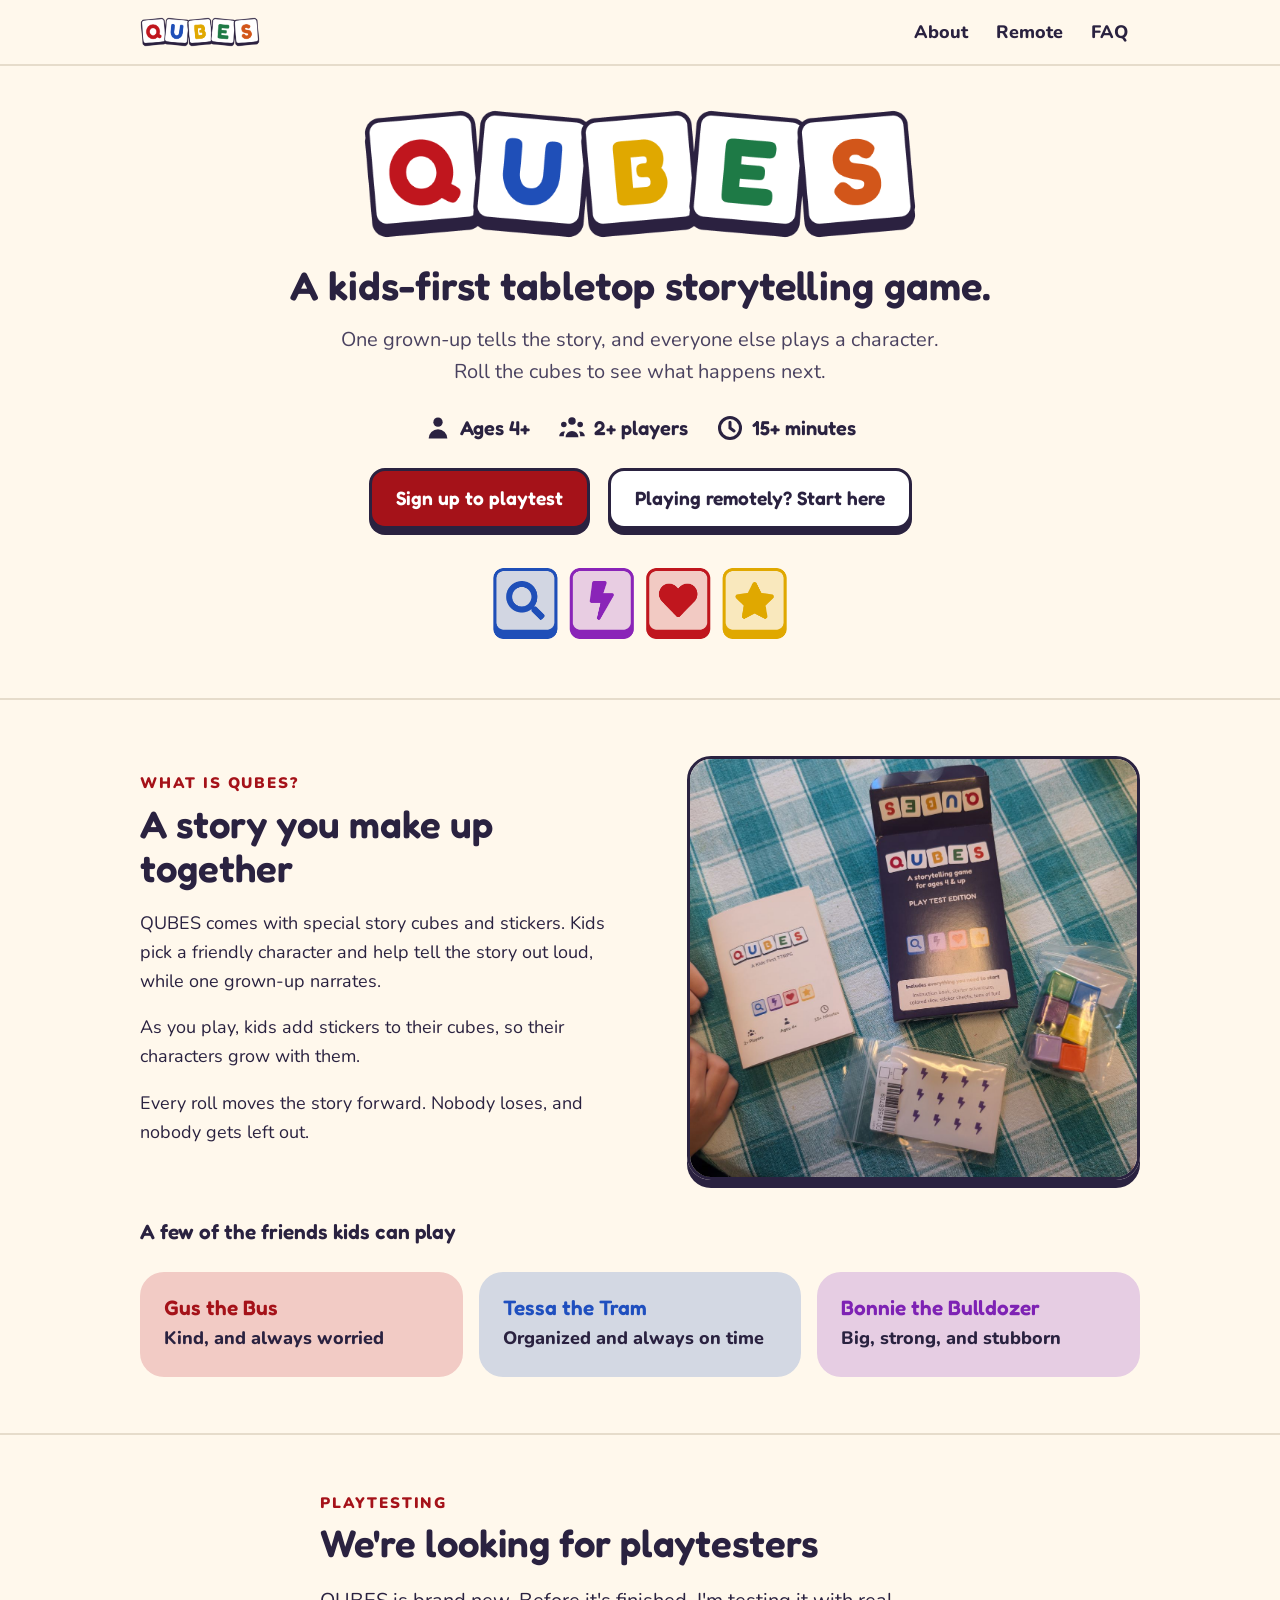
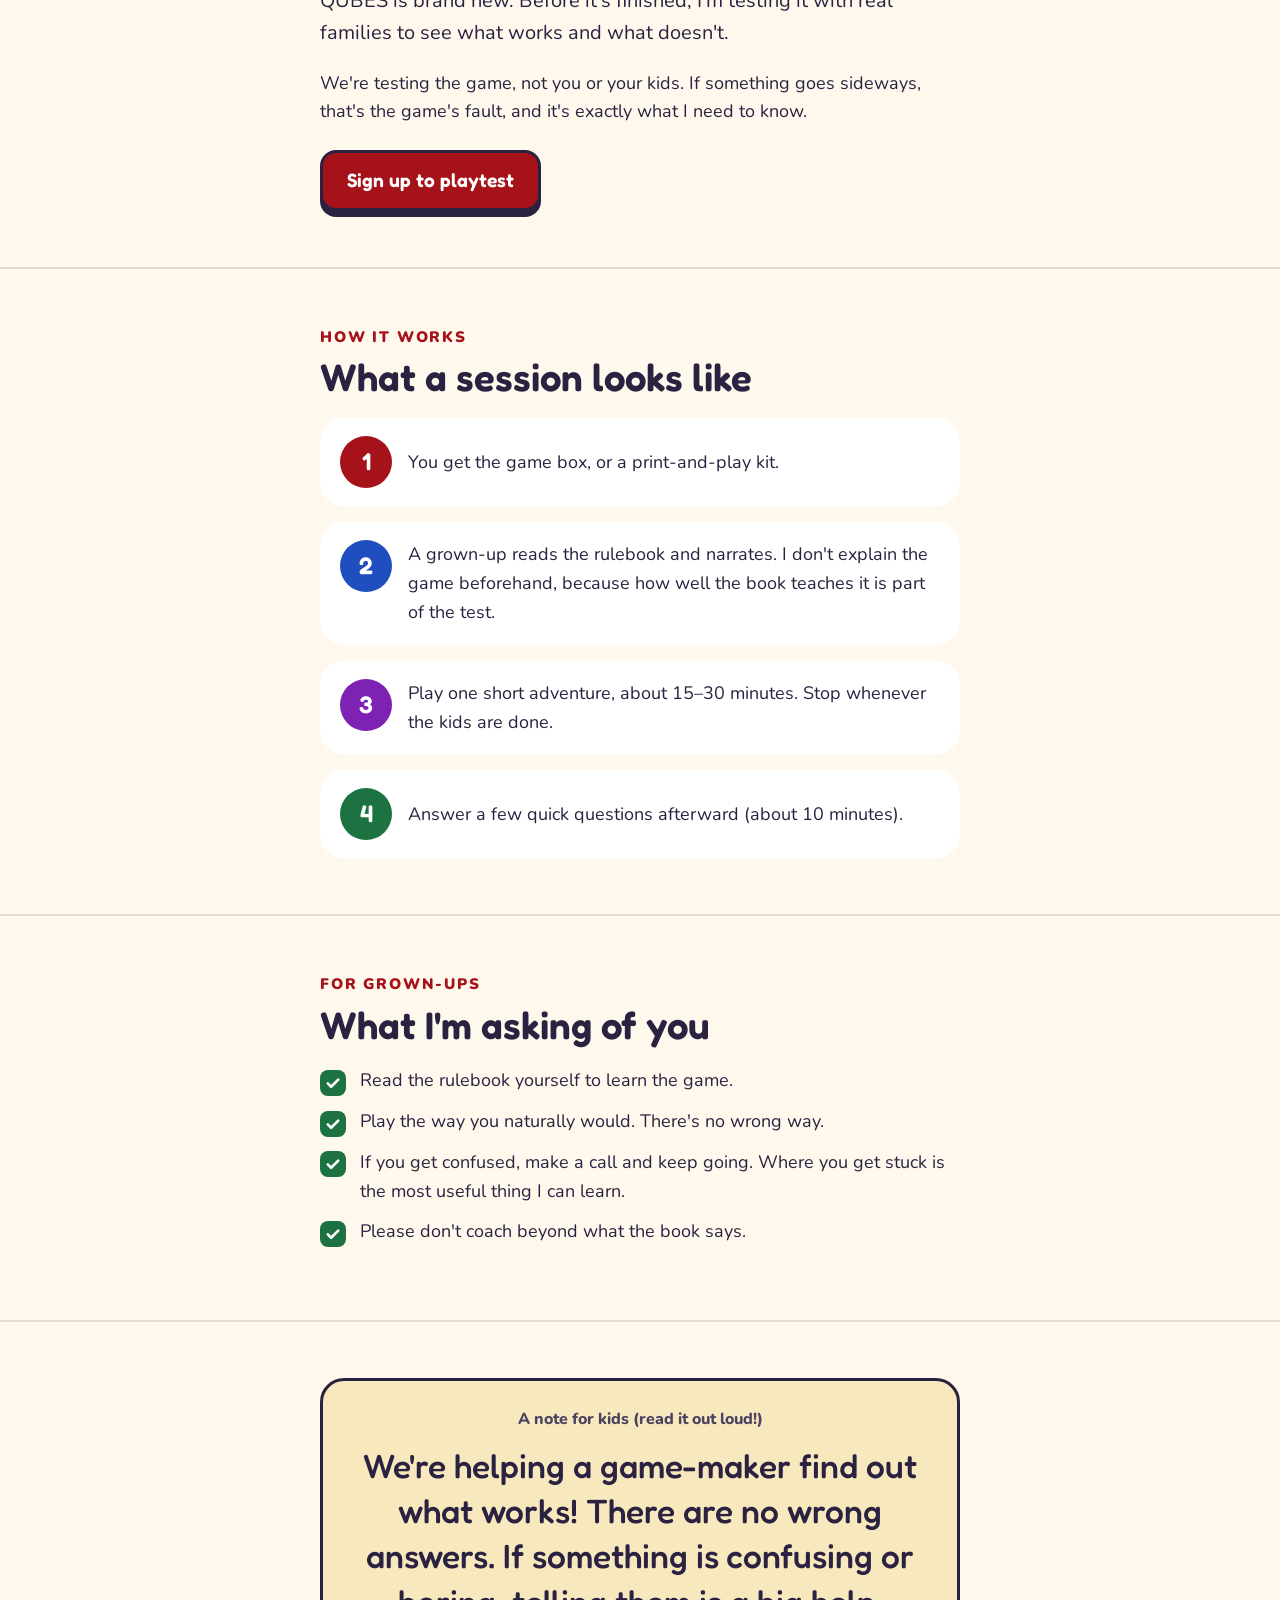
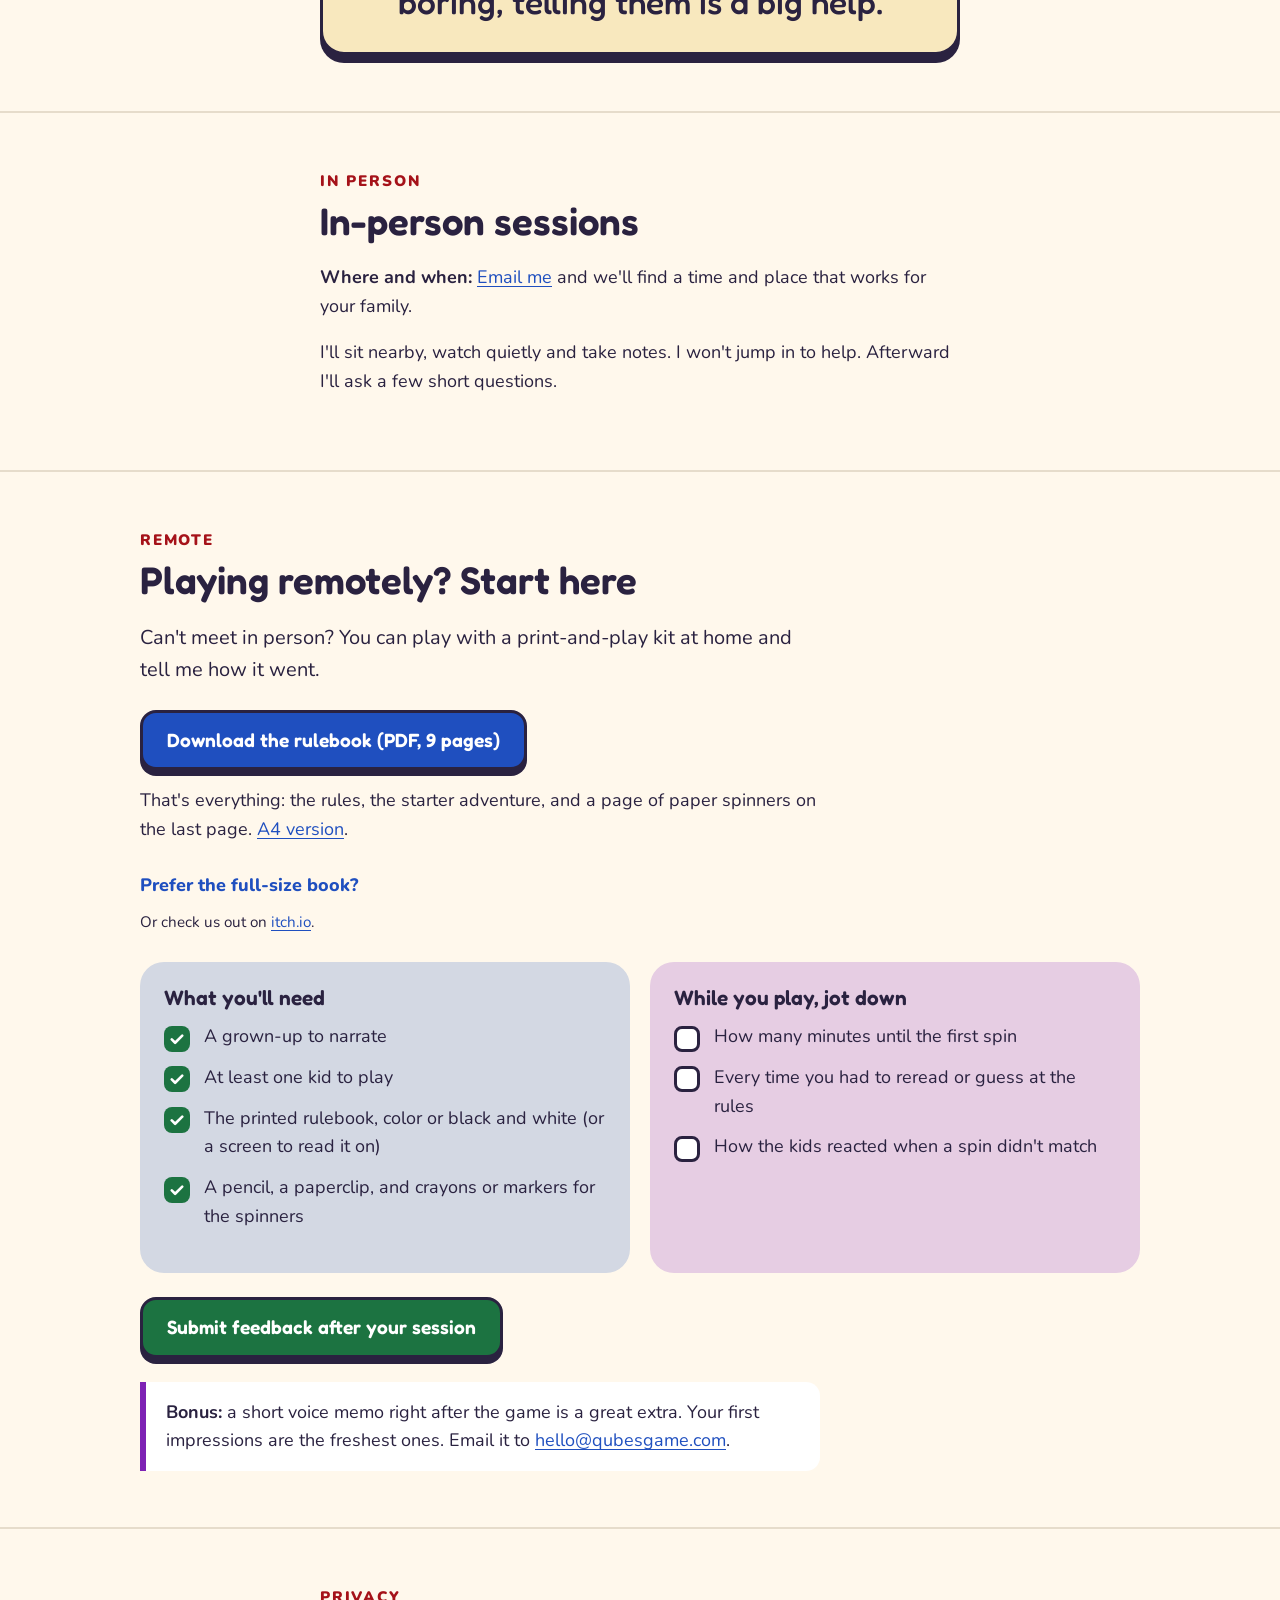
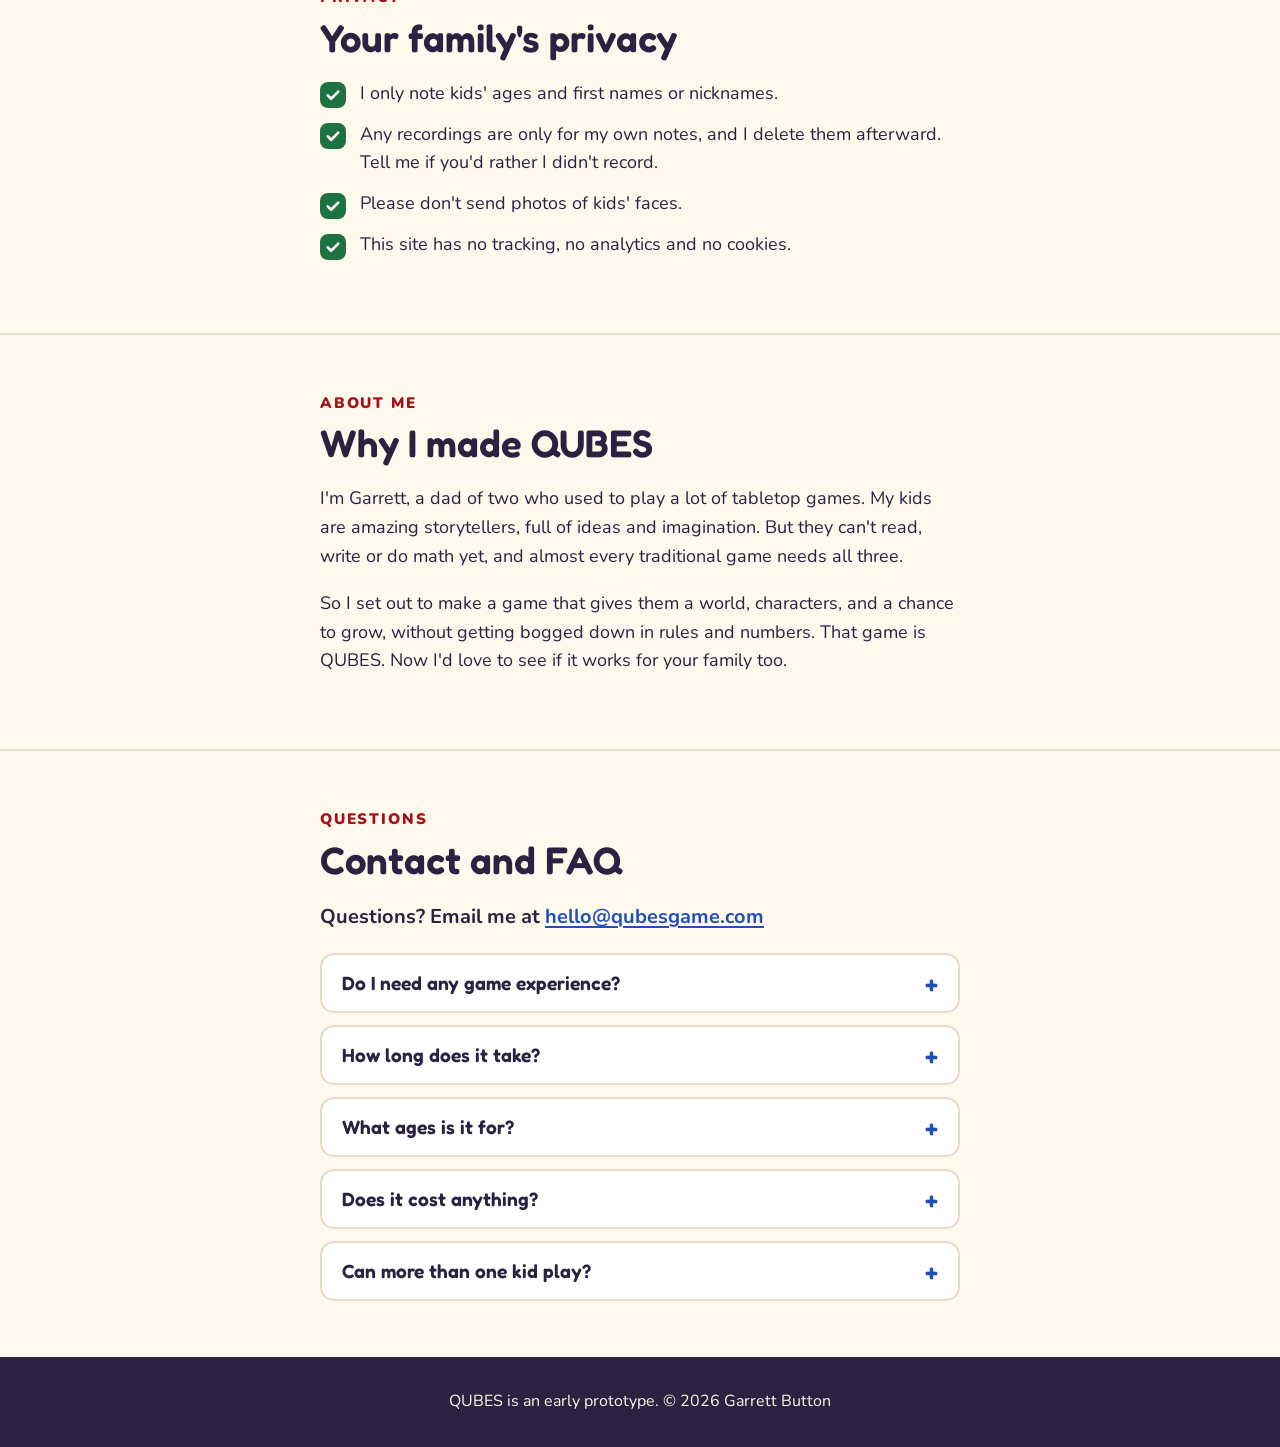
<file: index.html>
<!doctype html>
<html lang="en">
<head>
  <meta charset="utf-8">
  <meta name="viewport" content="width=device-width, initial-scale=1">
  <!--
    ============================================================
    PLACEHOLDERS TO FILL IN (search this file for each token)
    ------------------------------------------------------------
    SIGNUP_FORM_URL          done: https://forms.gle/jYykqNi9DFmof7pL7
    FEEDBACK_FORM_URL        done: https://forms.gle/17asFQ3QQQjMHTze9
    PRINT_AND_PLAY_PDF_URL   done: downloads/ (built from rules/, see README)
    CUBE_TEMPLATE_URL        done: downloads/qubes-spinners-*.pdf
    cubes photo              done: assets/cubes.jpg
    CONTACT_EMAIL            done: hello@qubesgame.com (Cloudflare Email Routing)
    SITE_URL                 done: https://qubesgame.com
    [LOCATION / AVAILABILITY]  done: "email me" (hello@qubesgame.com)
    [FREE / THANK-YOU GIFT]  done: free, no gifts
    [YOUR NAME]              done: Garrett Button

    Unfilled links show a yellow "TODO" tag on the page, and bracketed
    text shows with a dashed yellow box, so nothing slips through.
    ============================================================
  -->
  <title>QUBES: Help playtest a kids-first storytelling game</title>
  <meta name="description" content="QUBES is a kids-first tabletop storytelling game for ages 4+. One grown-up tells the story, everyone else plays a character. We're looking for families to playtest it.">
  <meta name="theme-color" content="#fff8ec">

  <!-- Link previews (Discord, iMessage, etc.) -->
  <meta property="og:type" content="website">
  <meta property="og:title" content="QUBES: Help playtest a kids-first storytelling game">
  <meta property="og:description" content="Ages 4+ · 2+ players · 15+ minutes. One grown-up tells the story, everyone else plays a character. Sign up to playtest, in person or with a print-and-play kit.">
  <meta property="og:image" content="https://qubesgame.com/assets/og-image.png">
  <meta property="og:image:width" content="1200">
  <meta property="og:image:height" content="630">
  <meta property="og:image:alt" content="The QUBES logo: five letter tiles above four colorful symbol cubes.">
  <meta name="twitter:card" content="summary_large_image">

  <link rel="icon" type="image/png" sizes="32x32" href="assets/favicon-32.png">
  <link rel="apple-touch-icon" href="assets/icon-180.png">
  <link rel="preload" href="assets/fonts/fredoka.woff2" as="font" type="font/woff2" crossorigin>
  <link rel="preload" href="assets/fonts/nunito.woff2" as="font" type="font/woff2" crossorigin>
  <link rel="stylesheet" href="style.css">
</head>
<body>
  <a class="skip-link" href="#main">Skip to content</a>

  <header class="topbar">
    <div class="wrap">
      <a class="brand" href="#top" aria-label="QUBES, back to top">
        <img src="assets/logo.png" alt="" width="759" height="185">
      </a>
      <nav aria-label="Sections">
        <ul>
          <li class="optional"><a href="#about">About</a></li>
          <li><a href="#remote">Remote</a></li>
          <li><a href="#faq">FAQ</a></li>
        </ul>
      </nav>
    </div>
  </header>

  <main id="main">
    <!-- 1. Hero -->
    <section class="hero" id="top">
      <div class="wrap">
        <img class="logo" src="assets/logo.png" alt="QUBES" width="759" height="185">
        <h1>A kids-first tabletop storytelling game.</h1>
        <p class="lead">One grown-up tells the story, and everyone else plays a character. Roll the cubes to see what happens next.</p>

        <ul class="facts" aria-label="Game facts">
          <li>
            <svg viewBox="0 0 24 24" aria-hidden="true" fill="currentColor"><circle cx="12" cy="7" r="4"/><path d="M4 21a8 8 0 0 1 16 0z"/></svg>
            Ages 4+
          </li>
          <li>
            <svg viewBox="0 0 24 24" aria-hidden="true" fill="currentColor"><circle cx="12" cy="6" r="3.2"/><circle cx="5" cy="9" r="2.4"/><circle cx="19" cy="9" r="2.4"/><path d="M6.5 20a5.5 5.5 0 0 1 11 0z"/><path d="M1 19a4 4 0 0 1 5-3.9A7 7 0 0 0 5 19z"/><path d="M23 19a4 4 0 0 0-5-3.9A7 7 0 0 1 19 19z"/></svg>
            2+ players
          </li>
          <li>
            <svg viewBox="0 0 24 24" aria-hidden="true" fill="none" stroke="currentColor" stroke-width="2.6" stroke-linecap="round"><circle cx="12" cy="12" r="9"/><path d="M12 7v5l3.5 2.5"/></svg>
            15+ minutes
          </li>
        </ul>

        <div class="btn-row">
          <a class="btn btn-primary" href="https://forms.gle/jYykqNi9DFmof7pL7">Sign up to playtest</a>
          <a class="btn" href="#remote">Playing remotely? Start here</a>
        </div>

        <img class="symbols" src="assets/symbols.png" alt="" width="585" height="149">
      </div>
    </section>

    <!-- 2. What is QUBES? -->
    <section id="about">
      <div class="wrap">
        <div class="two-col">
          <div>
            <span class="eyebrow">What is QUBES?</span>
            <h2>A story you make up together</h2>
            <p>QUBES comes with special story cubes and stickers. Kids pick a friendly character and help tell the story out loud, while one grown-up narrates.</p>
            <p>As you play, kids add stickers to their cubes, so their characters grow with them.</p>
            <p>Every roll moves the story forward. Nobody loses, and nobody gets left out.</p>
          </div>
          <img class="photo" src="assets/cubes.jpg" alt="The QUBES play-test box, rulebook, colored cubes and a sheet of lightning-bolt stickers on a checked tablecloth" width="1200" height="1123" loading="lazy">
        </div>

        <h3 style="margin-top:40px">A few of the friends kids can play</h3>
        <ul class="cast">
          <li class="card red"><h3>Gus the Bus</h3><p>Kind, and always worried</p></li>
          <li class="card blue"><h3>Tessa the Tram</h3><p>Organized and always on time</p></li>
          <li class="card purple"><h3>Bonnie the Bulldozer</h3><p>Big, strong, and stubborn</p></li>
        </ul>
      </div>
    </section>

    <!-- 3. Looking for playtesters -->
    <section id="playtest">
      <div class="wrap narrow">
        <span class="eyebrow">Playtesting</span>
        <h2>We're looking for playtesters</h2>
        <p class="lead">QUBES is brand new. Before it's finished, I'm testing it with real families to see what works and what doesn't.</p>
        <p>We're testing the game, not you or your kids. If something goes sideways, that's the game's fault, and it's exactly what I need to know.</p>
        <div class="btn-row">
          <a class="btn btn-primary" href="https://forms.gle/jYykqNi9DFmof7pL7">Sign up to playtest</a>
        </div>
      </div>
    </section>

    <!-- 4. What a session looks like -->
    <section id="session">
      <div class="wrap narrow">
        <span class="eyebrow">How it works</span>
        <h2>What a session looks like</h2>
        <ol class="steps">
          <li><p>You get the game box, or a print-and-play kit.</p></li>
          <li><p>A grown-up reads the rulebook and narrates. I don't explain the game beforehand, because how well the book teaches it is part of the test.</p></li>
          <li><p>Play one short adventure, about 15–30 minutes. Stop whenever the kids are done.</p></li>
          <li><p>Answer a few quick questions afterward (about 10 minutes).</p></li>
        </ol>
      </div>
    </section>

    <!-- 5. What I'm asking of you -->
    <section id="asking">
      <div class="wrap narrow">
        <span class="eyebrow">For grown-ups</span>
        <h2>What I'm asking of you</h2>
        <ul class="ticks">
          <li>Read the rulebook yourself to learn the game.</li>
          <li>Play the way you naturally would. There's no wrong way.</li>
          <li>If you get confused, make a call and keep going. Where you get stuck is the most useful thing I can learn.</li>
          <li>Please don't coach beyond what the book says.</li>
        </ul>
      </div>
    </section>

    <!-- 6. A note for kids -->
    <section id="kids">
      <div class="wrap narrow">
        <div class="kids">
          <p class="read-aloud">A note for kids (read it out loud!)</p>
          <p>We're helping a game-maker find out what works! There are no wrong answers. If something is confusing or boring, telling them is a big help.</p>
        </div>
      </div>
    </section>

    <!-- 7. In-person sessions -->
    <section id="in-person">
      <div class="wrap narrow">
        <span class="eyebrow">In person</span>
        <h2>In-person sessions</h2>
        <p><strong>Where and when:</strong> <a href="mailto:hello@qubesgame.com">Email me</a> and we'll find a time and place that works for your family.</p>
        <p>I'll sit nearby, watch quietly and take notes. I won't jump in to help. Afterward I'll ask a few short questions.</p>
      </div>
    </section>

    <!-- 8. Remote playtesters -->
    <section id="remote">
      <div class="wrap">
        <span class="eyebrow">Remote</span>
        <h2>Playing remotely? Start here</h2>
        <p class="lead narrow">Can't meet in person? You can play with a print-and-play kit at home and tell me how it went.</p>

        <div class="btn-row">
          <a class="btn btn-blue" href="downloads/qubes-rulebook-compact-letter.pdf">Download the rulebook (PDF, 9 pages)</a>
        </div>
        <p class="narrow" style="margin-top:1rem">That's everything: the rules, the starter adventure, and a page of paper spinners on the last page. <a href="downloads/qubes-rulebook-compact-a4.pdf">A4 version</a>.</p>
        <details class="more-downloads narrow">
          <summary>Prefer the full-size book?</summary>
          <ul>
            <li>Two pages per sheet, 10 landscape sheets: <a href="downloads/qubes-rulebook-2up-letter.pdf">Letter</a> · <a href="downloads/qubes-rulebook-2up-a4.pdf">A4</a>. Print the spinners too: <a href="downloads/qubes-spinners-letter.pdf">Letter</a> · <a href="downloads/qubes-spinners-a4.pdf">A4</a>.</li>
            <li>One page per sheet, 22 pages with spinners: <a href="downloads/qubes-print-and-play-letter.pdf">Letter</a> · <a href="downloads/qubes-print-and-play-a4.pdf">A4</a>.</li>
            <li>Or read and print it in your browser: <a href="rules/compact.html">compact</a> · <a href="rules/">full</a>.</li>
          </ul>
        </details>
        <p class="narrow" style="font-size:0.95rem">Or check us out on <a href="https://gbutton.itch.io/qubes">itch.io</a>.</p>

        <div class="remote-grid">
          <div class="card blue">
            <h3>What you'll need</h3>
            <ul class="ticks">
              <li>A grown-up to narrate</li>
              <li>At least one kid to play</li>
              <li>The printed rulebook, color or black and white (or a screen to read it on)</li>
              <li>A pencil, a paperclip, and crayons or markers for the spinners</li>
            </ul>
          </div>
          <div class="card purple">
            <h3>While you play, jot down</h3>
            <ul class="ticks boxes">
              <li>How many minutes until the first spin</li>
              <li>Every time you had to reread or guess at the rules</li>
              <li>How the kids reacted when a spin didn't match</li>
            </ul>
          </div>
        </div>

        <div class="btn-row">
          <a class="btn btn-green" href="https://forms.gle/17asFQ3QQQjMHTze9">Submit feedback after your session</a>
        </div>

        <div class="note narrow">
          <p><strong>Bonus:</strong> a short voice memo right after the game is a great extra. Your first impressions are the freshest ones. Email it to <a href="mailto:hello@qubesgame.com">hello@qubesgame.com</a>.</p>
        </div>
      </div>
    </section>

    <!-- 9. Privacy -->
    <section id="privacy">
      <div class="wrap narrow">
        <span class="eyebrow">Privacy</span>
        <h2>Your family's privacy</h2>
        <ul class="ticks">
          <li>I only note kids' ages and first names or nicknames.</li>
          <li>Any recordings are only for my own notes, and I delete them afterward. Tell me if you'd rather I didn't record.</li>
          <li>Please don't send photos of kids' faces.</li>
          <li>This site has no tracking, no analytics and no cookies.</li>
        </ul>
      </div>
    </section>

    <!-- About me -->
    <section id="about-me">
      <div class="wrap narrow">
        <span class="eyebrow">About me</span>
        <h2>Why I made QUBES</h2>
        <p>I'm Garrett, a dad of two who used to play a lot of tabletop games. My kids are amazing storytellers, full of ideas and imagination. But they can't read, write or do math yet, and almost every traditional game needs all three.</p>
        <p>So I set out to make a game that gives them a world, characters, and a chance to grow, without getting bogged down in rules and numbers. That game is QUBES. Now I'd love to see if it works for your family too.</p>
      </div>
    </section>

    <!-- 10. Contact + FAQ -->
    <section id="faq">
      <div class="wrap narrow">
        <span class="eyebrow">Questions</span>
        <h2>Contact and FAQ</h2>
        <p class="contact-line">Questions? Email me at <a href="mailto:hello@qubesgame.com">hello@qubesgame.com</a></p>

        <div class="faq">
          <details>
            <summary>Do I need any game experience?</summary>
            <p>No. If you can read a picture book out loud, you can narrate QUBES. The rulebook should take you the rest of the way, and if it doesn't, that's what I want to find out.</p>
          </details>
          <details>
            <summary>How long does it take?</summary>
            <p>An adventure takes about 15–30 minutes, plus around 10 minutes of questions afterward. Stop whenever the kids are done.</p>
          </details>
          <details>
            <summary>What ages is it for?</summary>
            <p>Kids aged 4 and up, with a grown-up narrating. Older kids and adults are welcome to play too.</p>
          </details>
          <details>
            <summary>Does it cost anything?</summary>
            <p>No. It's free to take part, and there's nothing to buy.</p>
          </details>
          <details>
            <summary>Can more than one kid play?</summary>
            <p>Yes. QUBES is for 2 or more players: one narrator plus one or more kids, each playing their own character. Siblings and friends can all join in.</p>
          </details>
        </div>
      </div>
    </section>
  </main>

  <footer>
    <div class="wrap">
      <p>QUBES is an early prototype. © 2026 Garrett Button</p>
    </div>
  </footer>
</body>
</html>
</file>
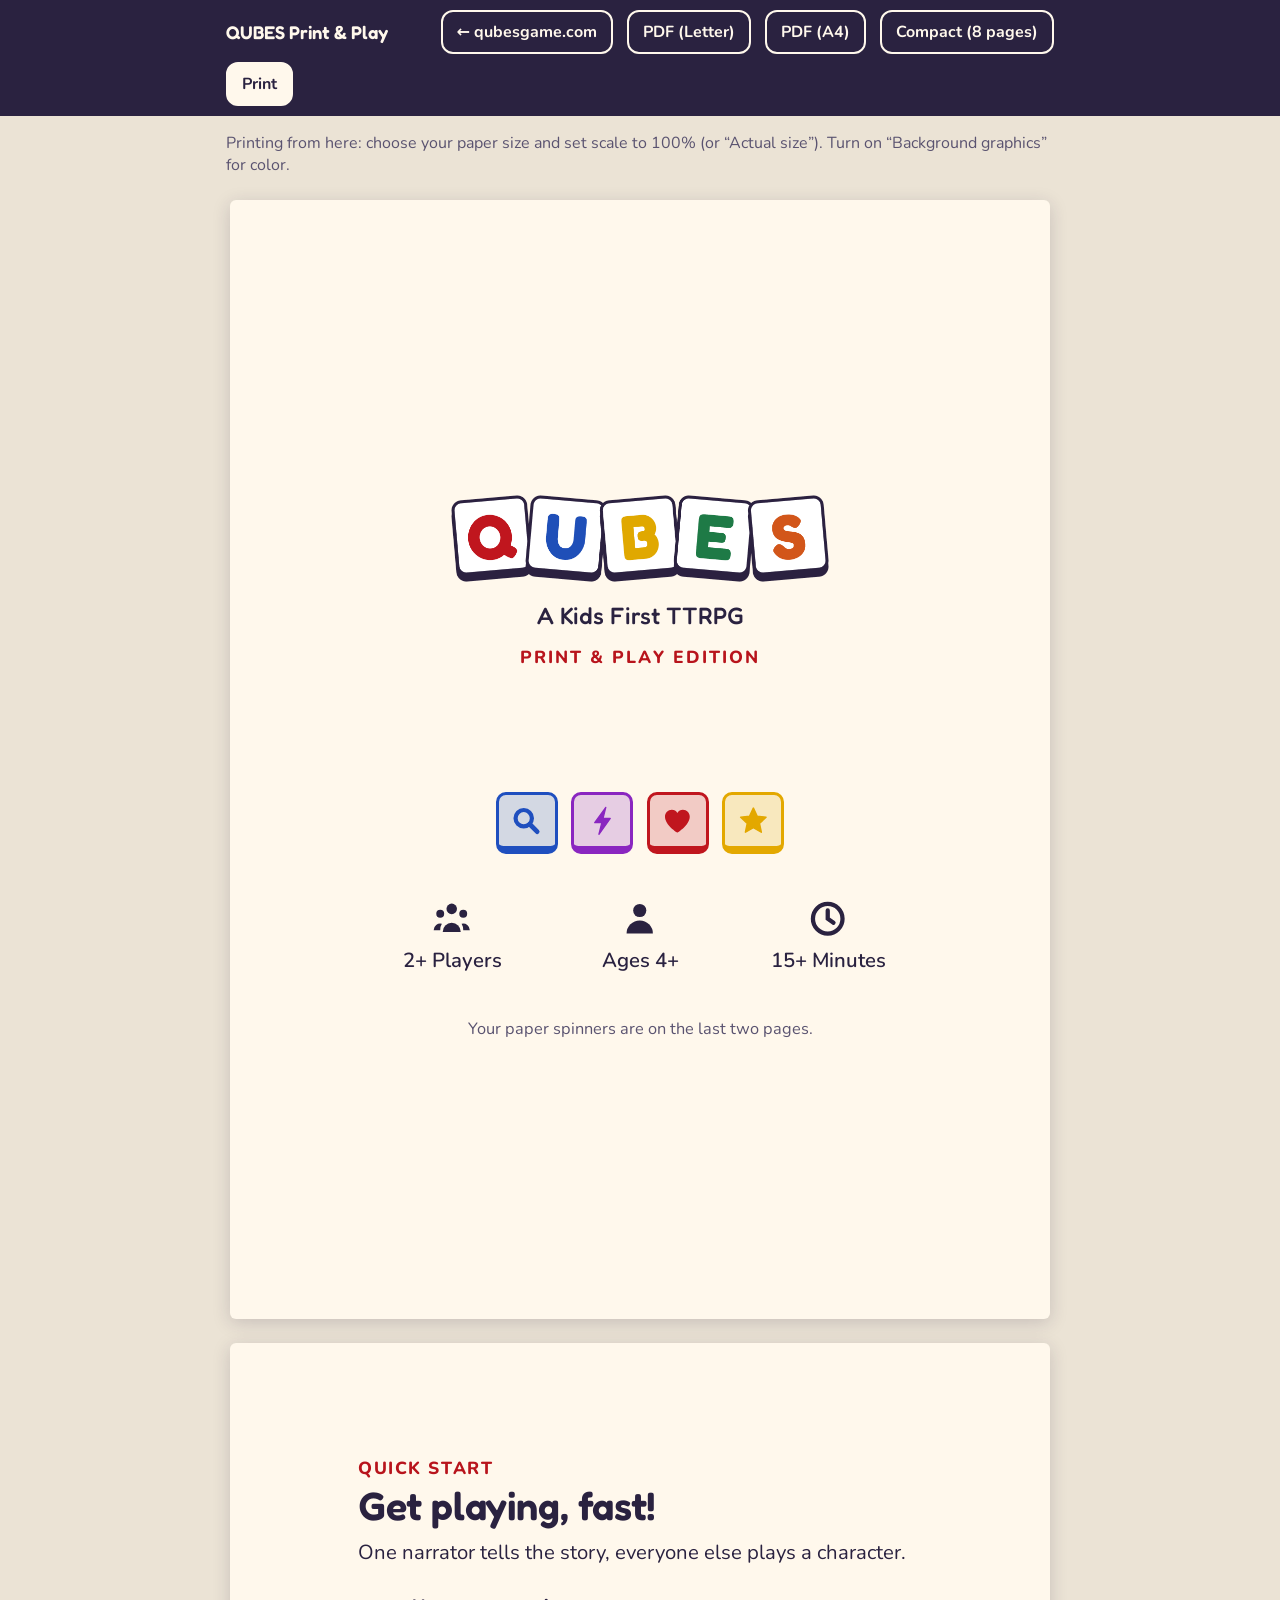
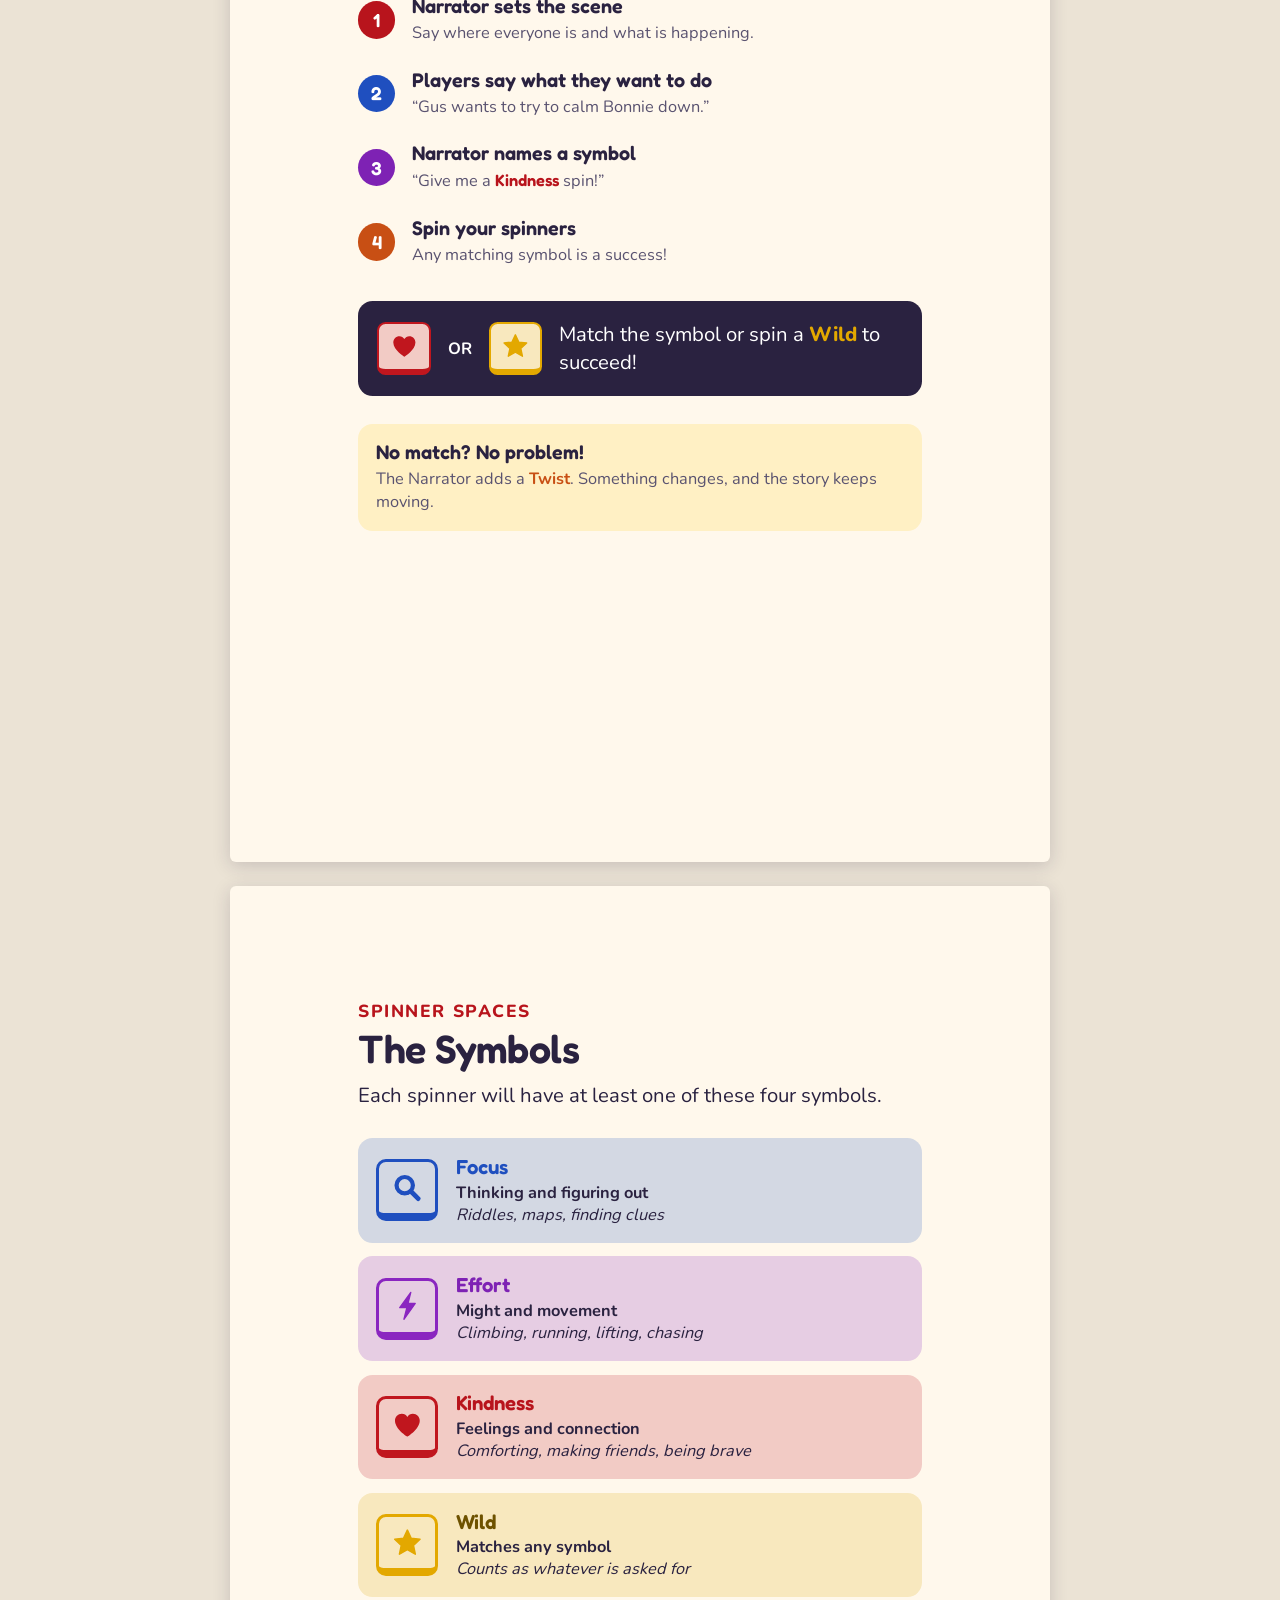
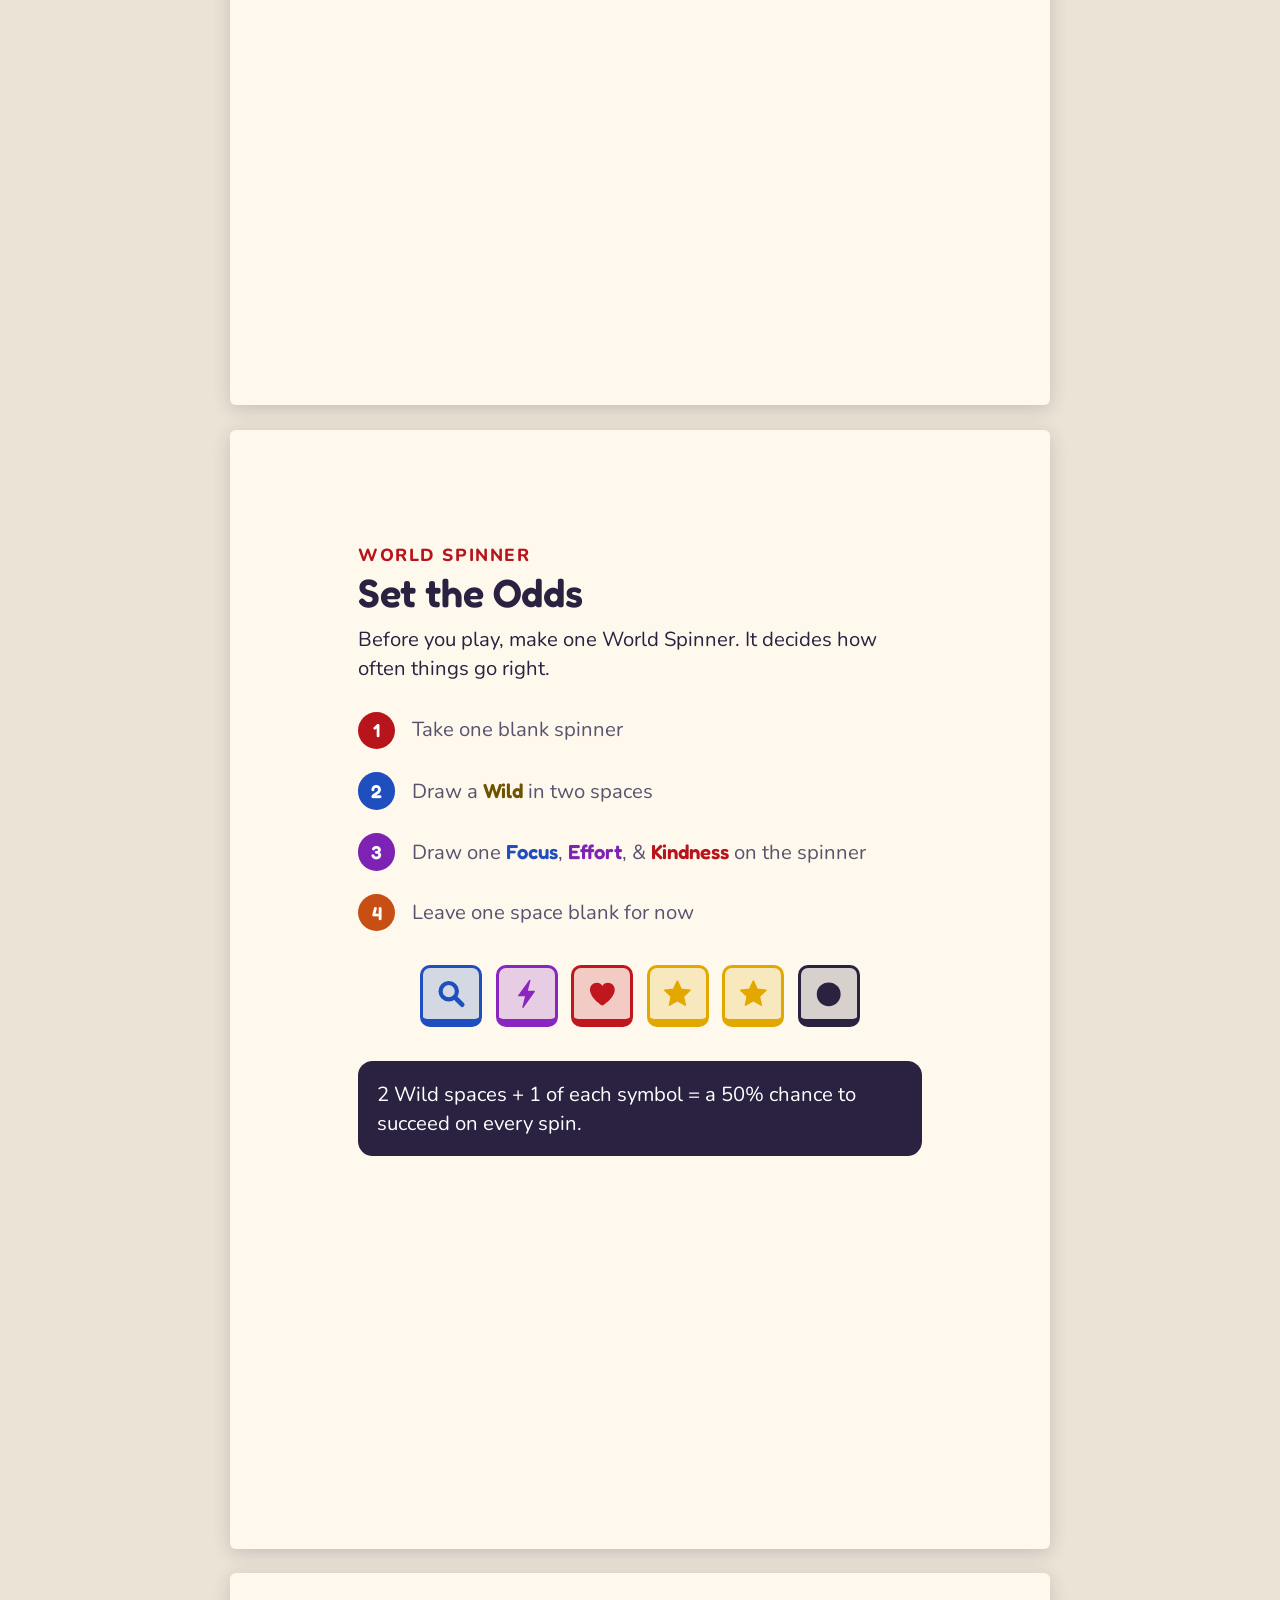
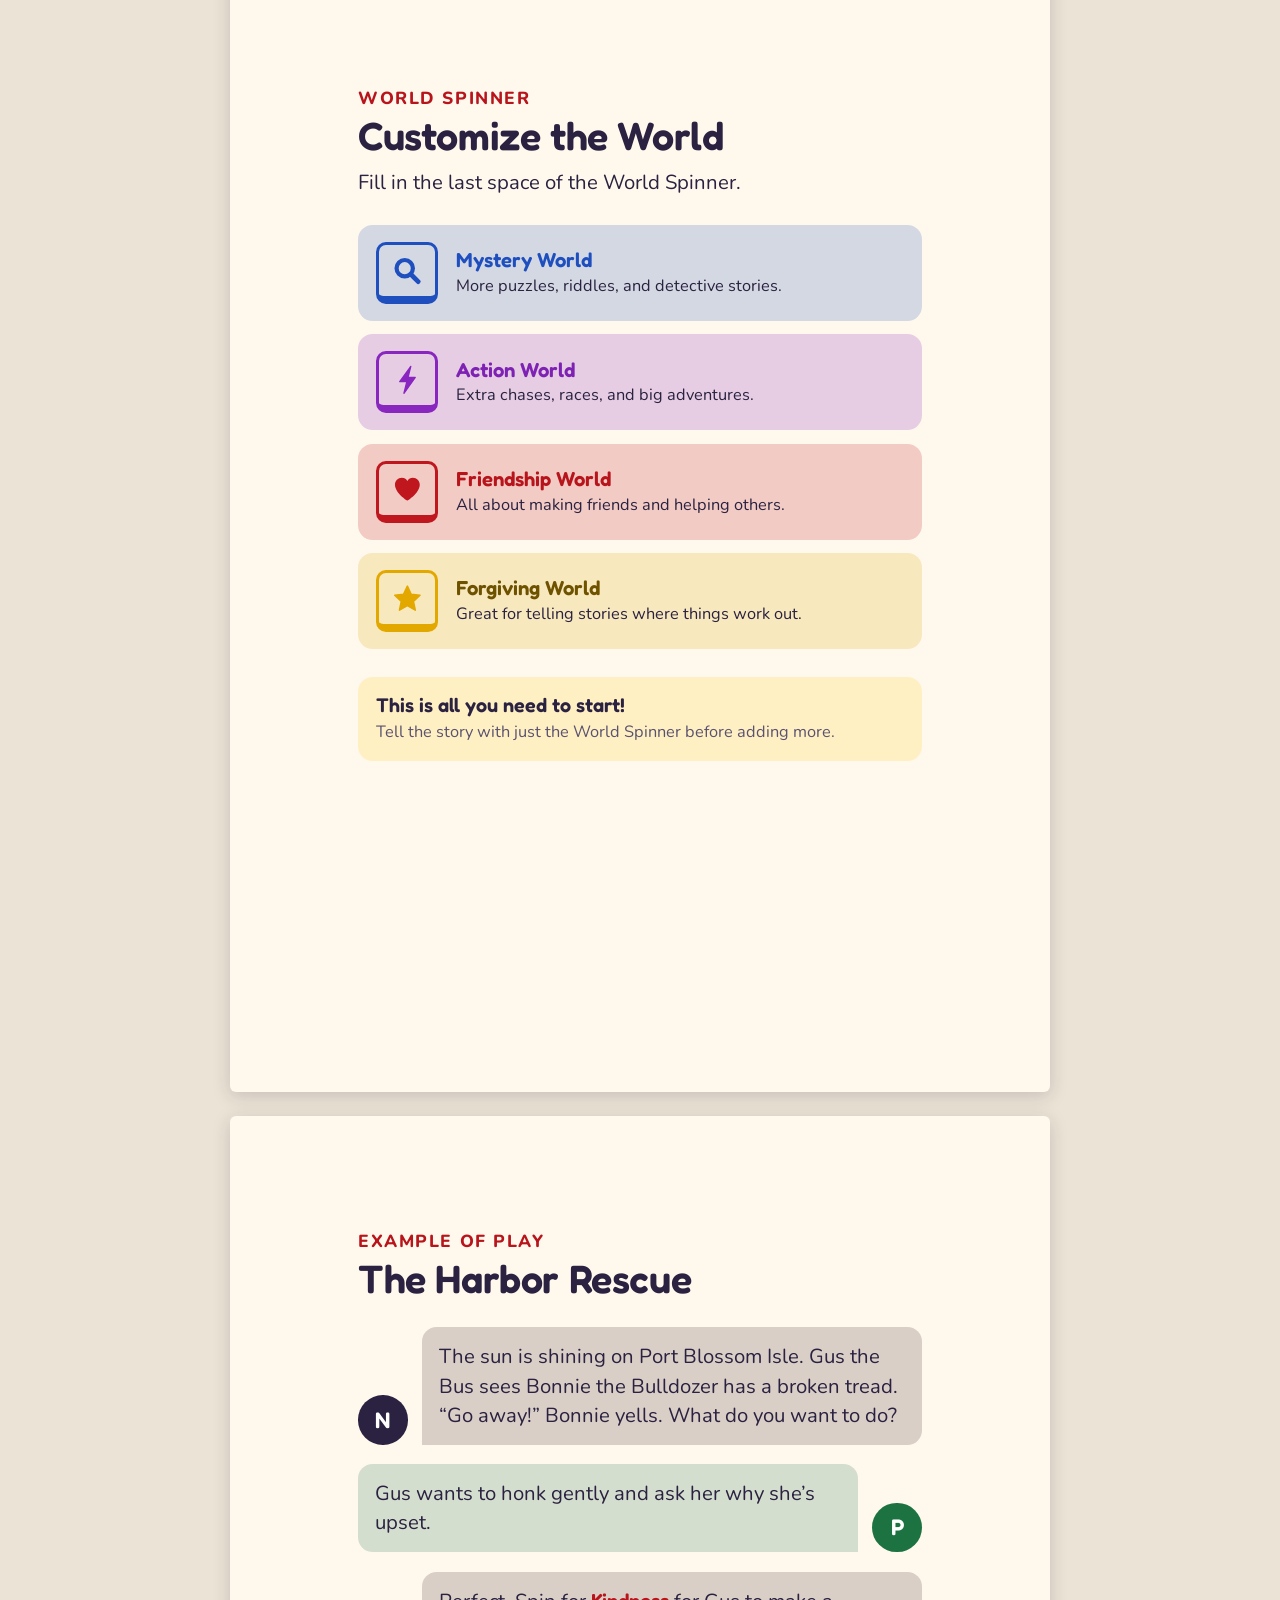
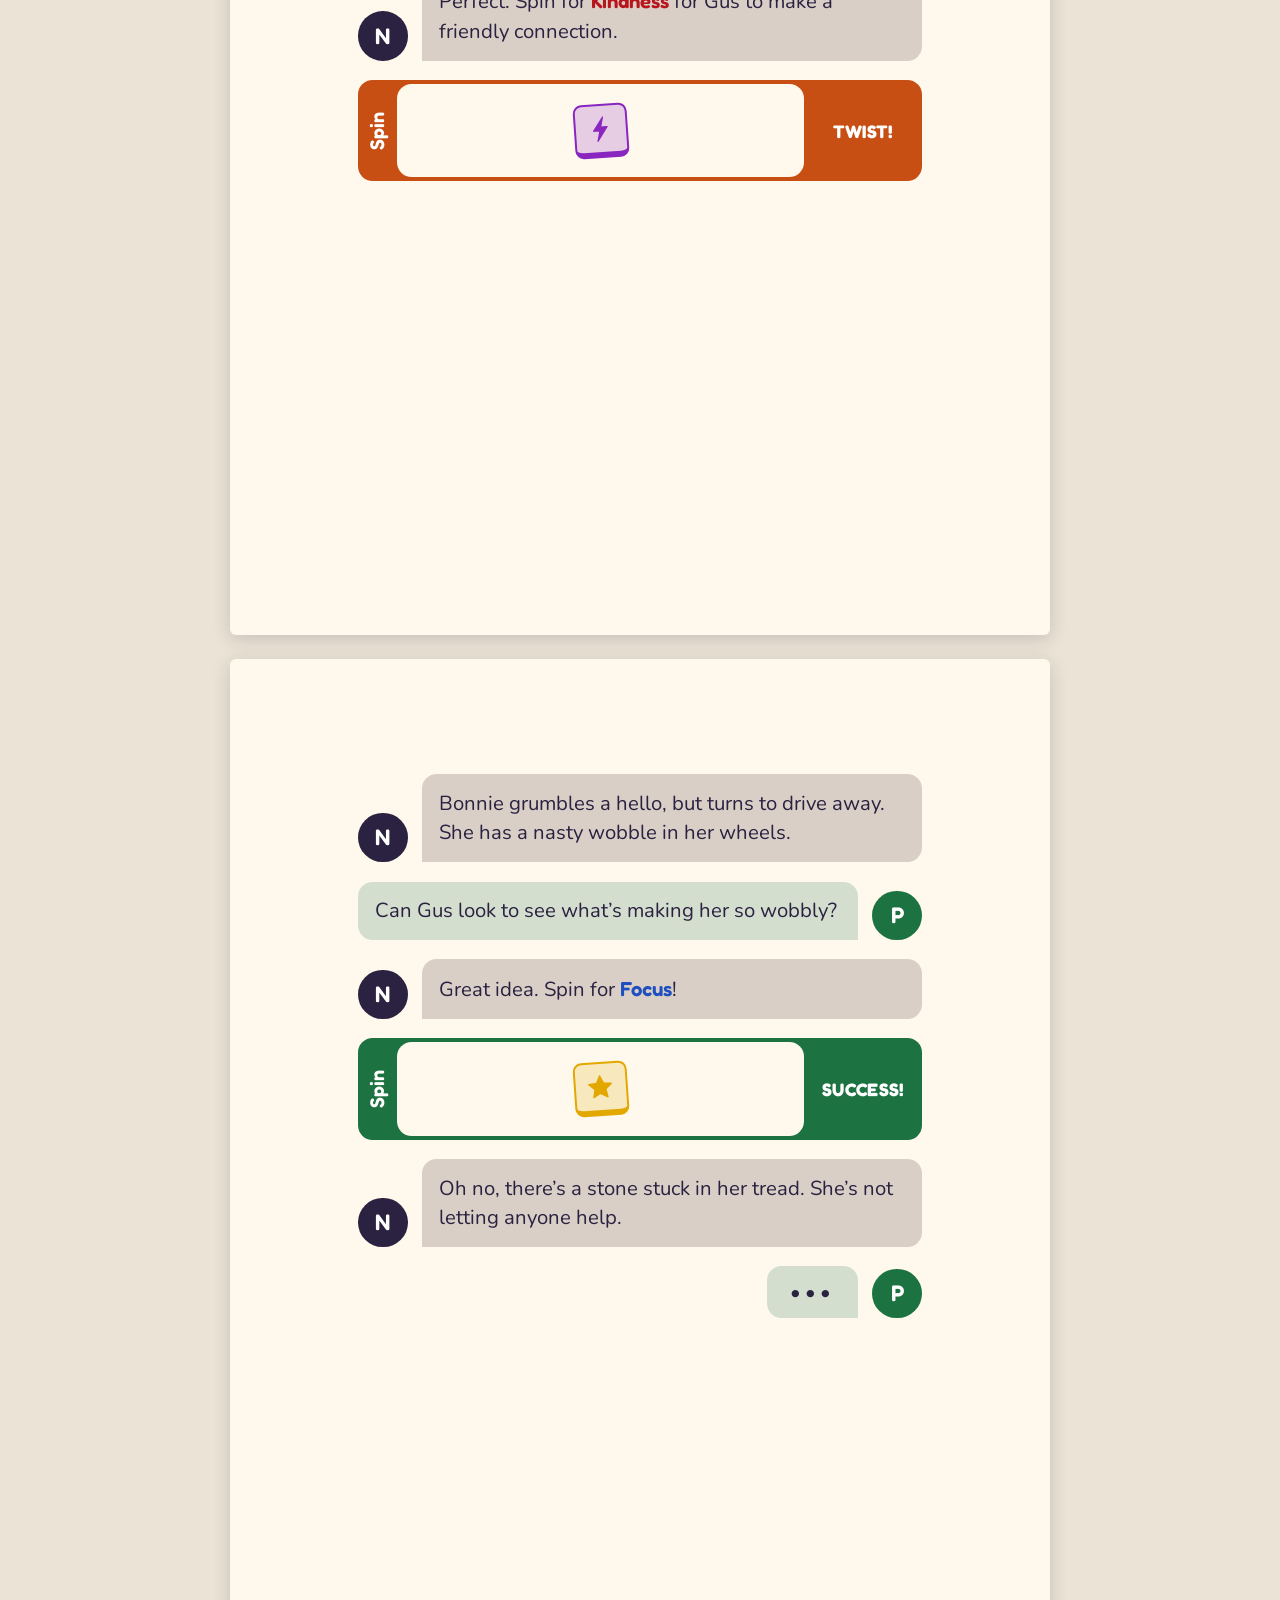
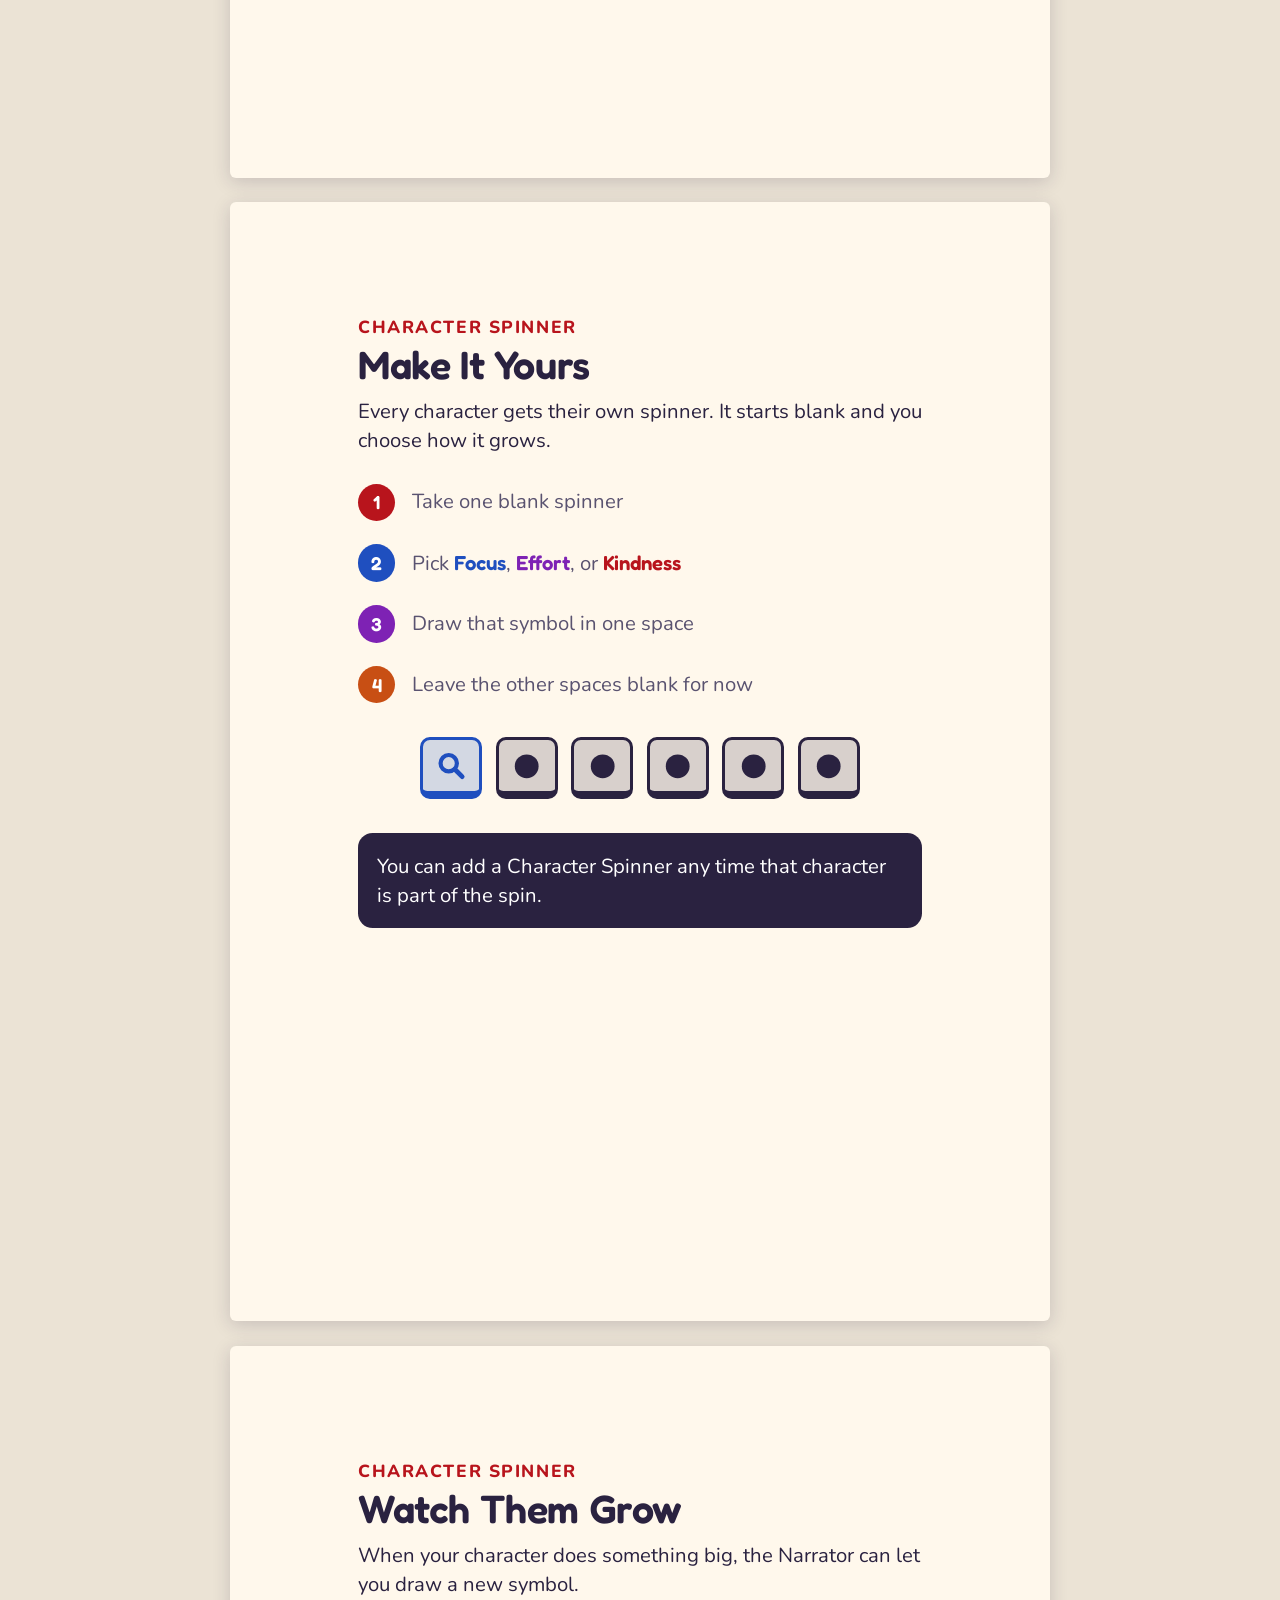
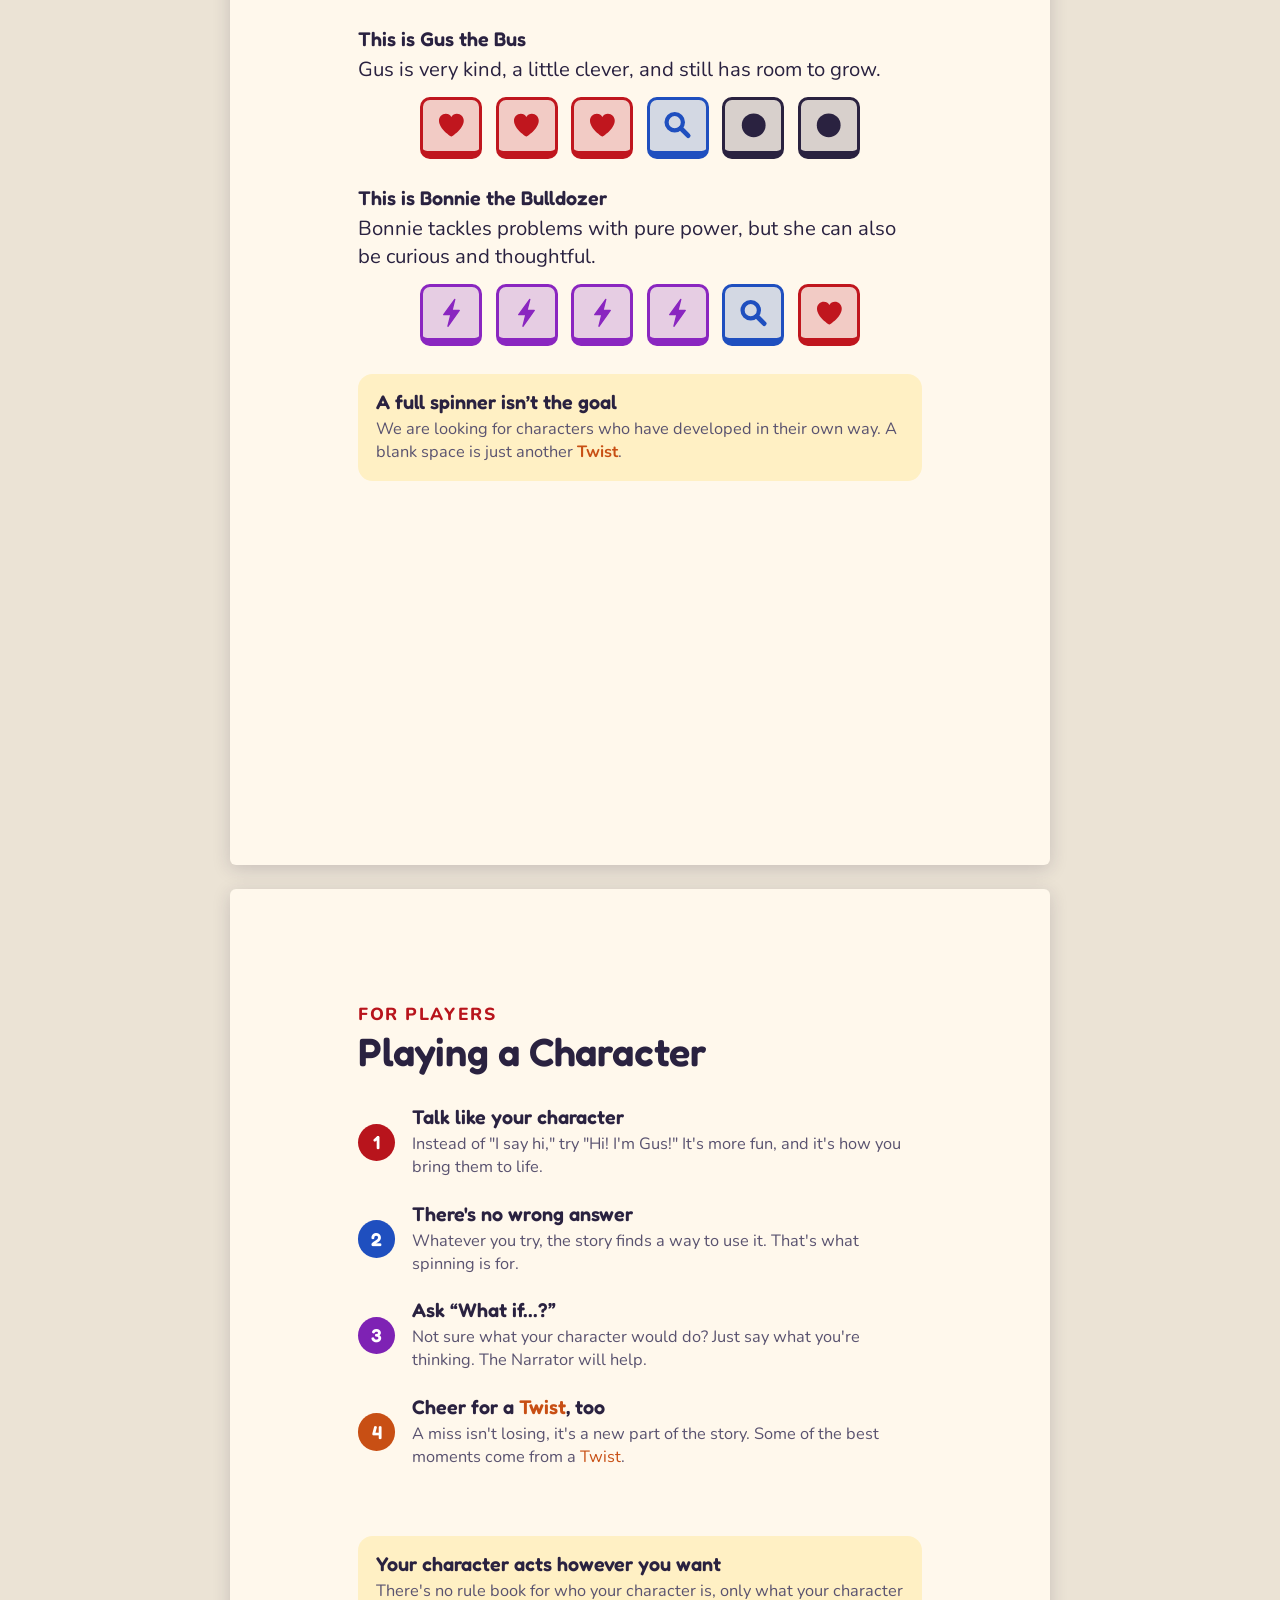
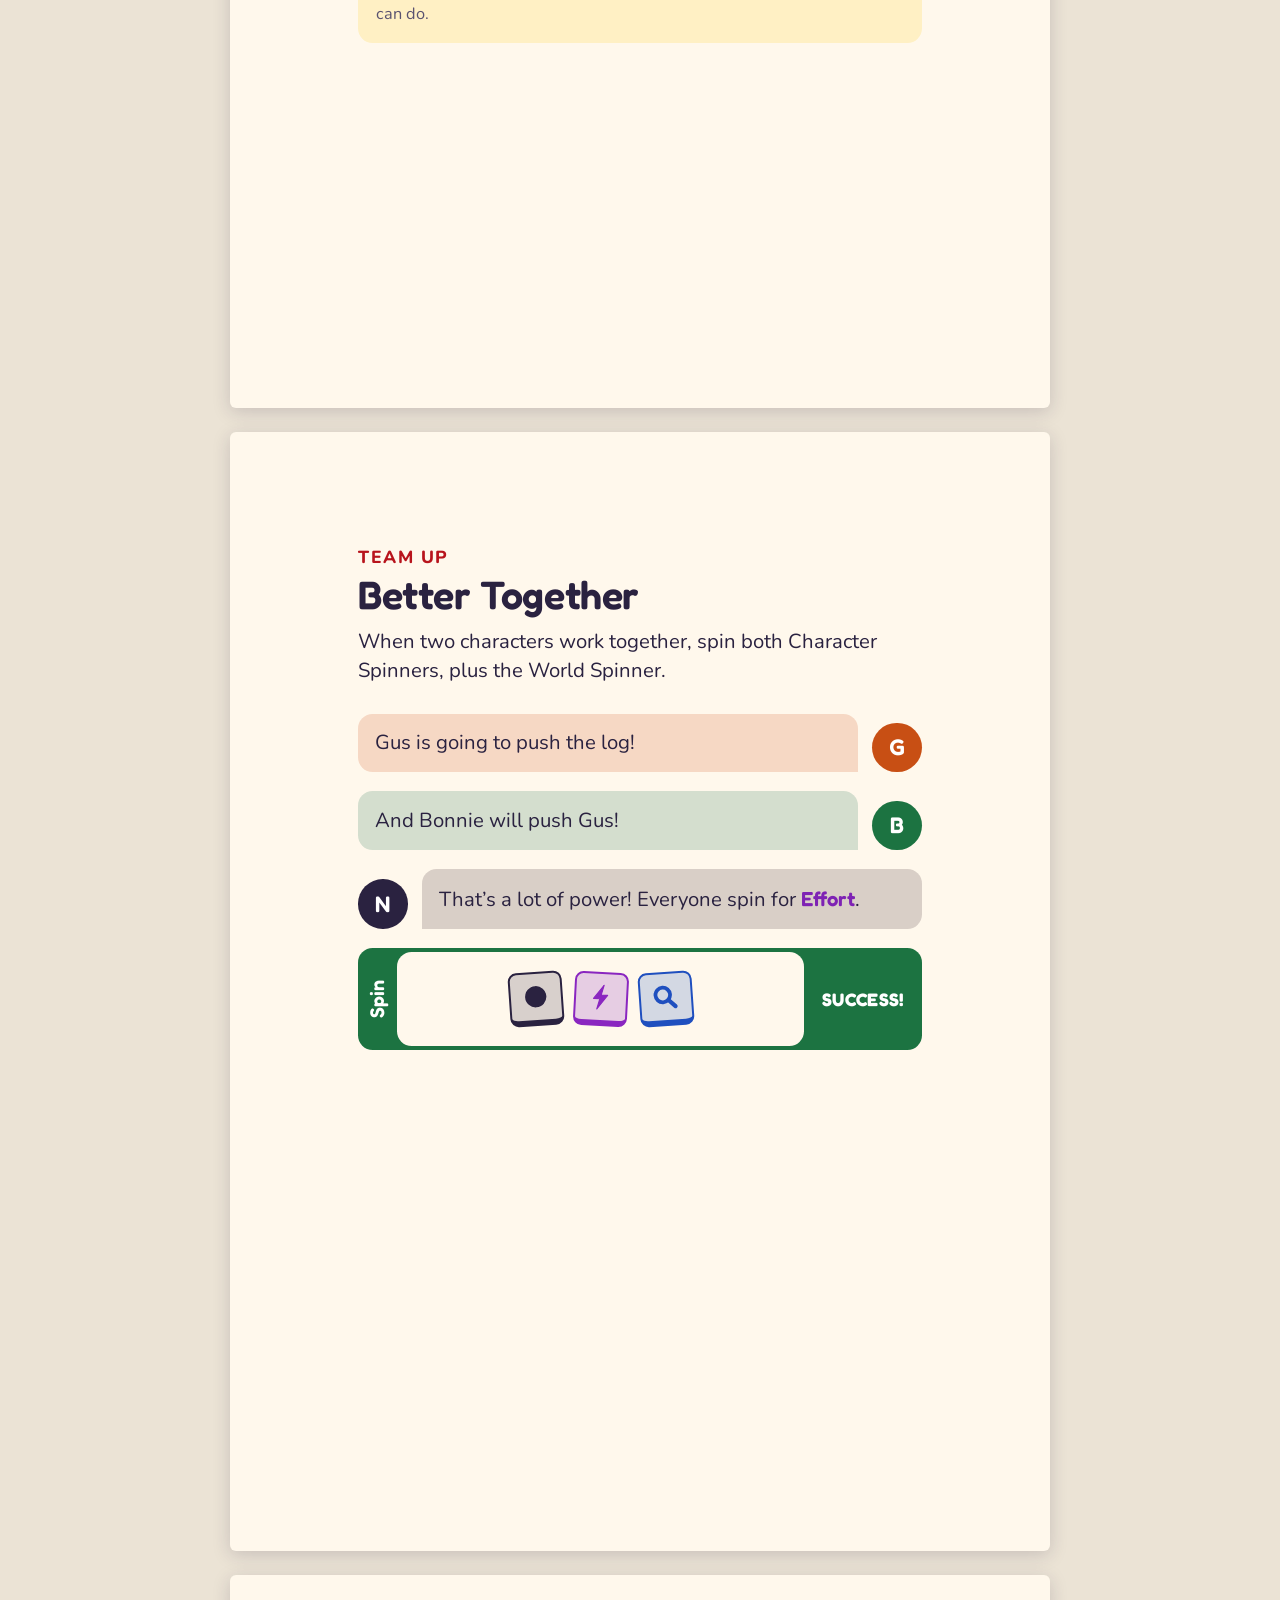
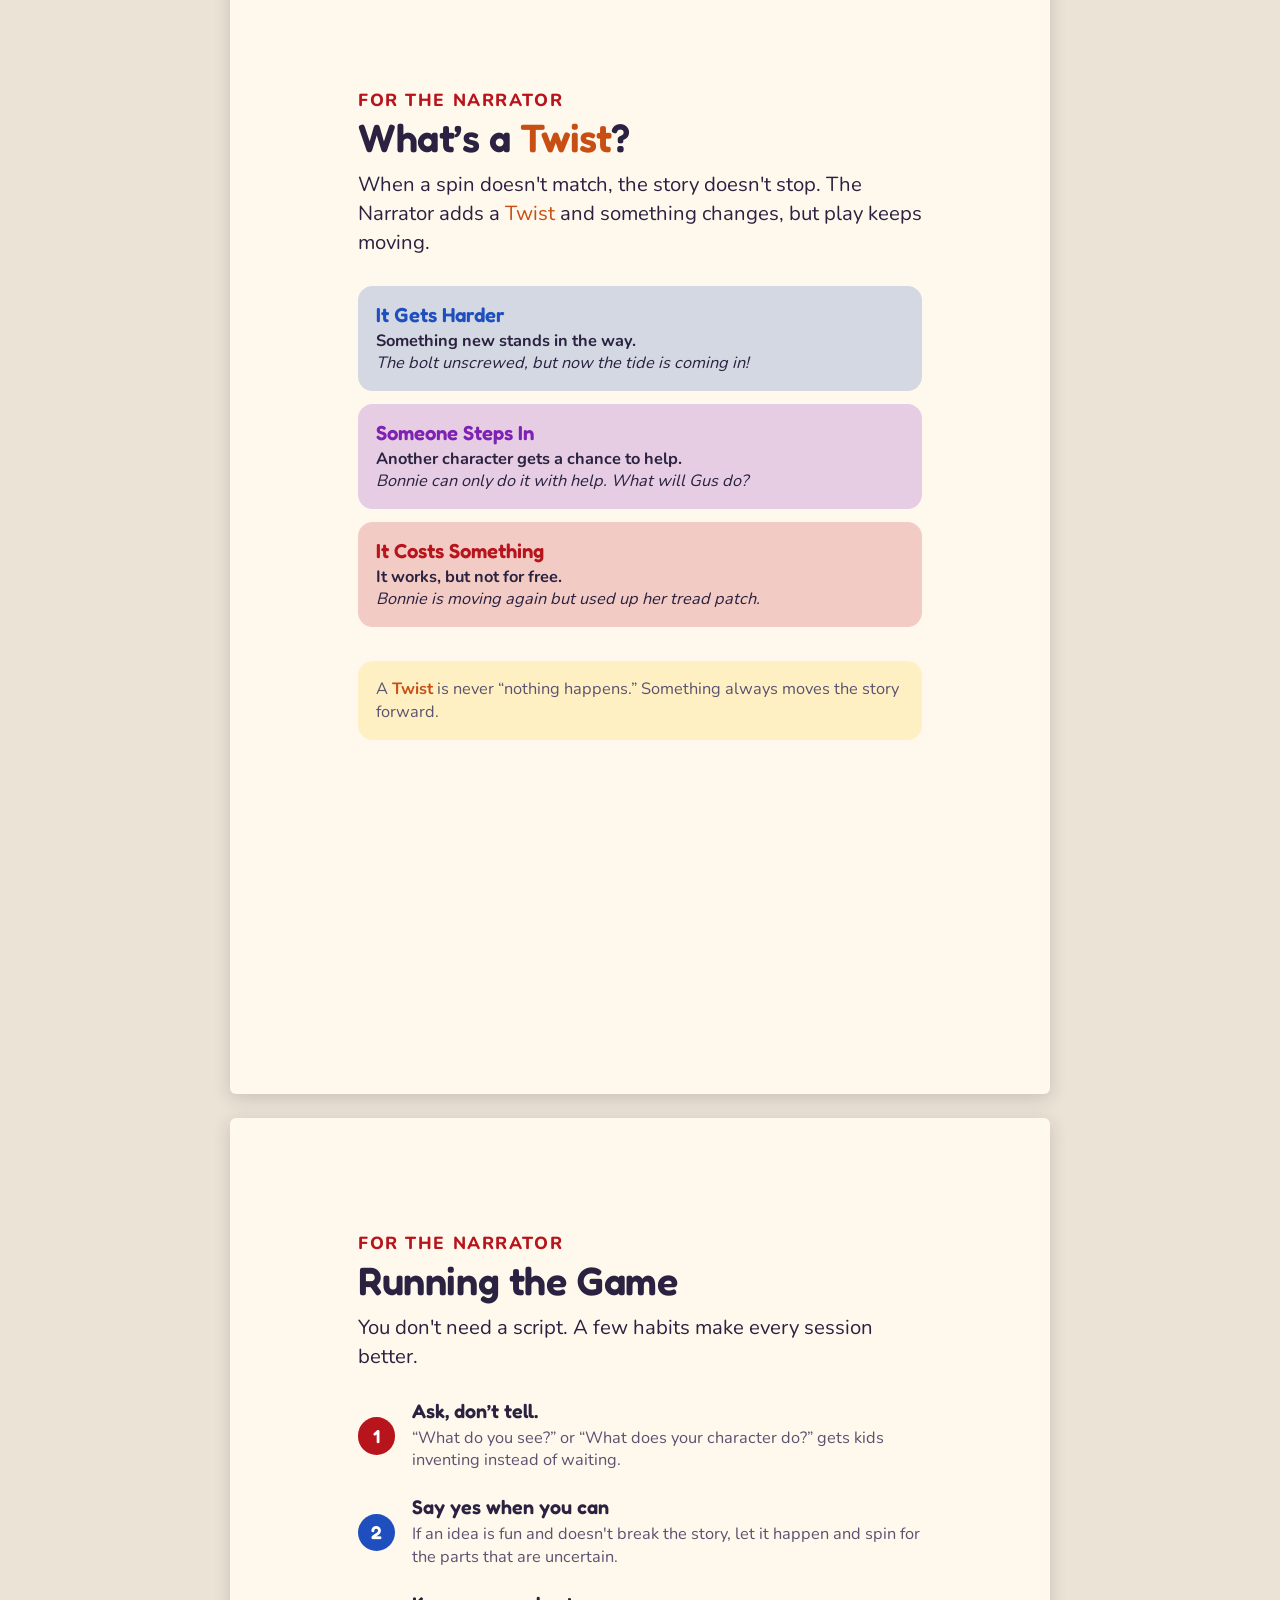
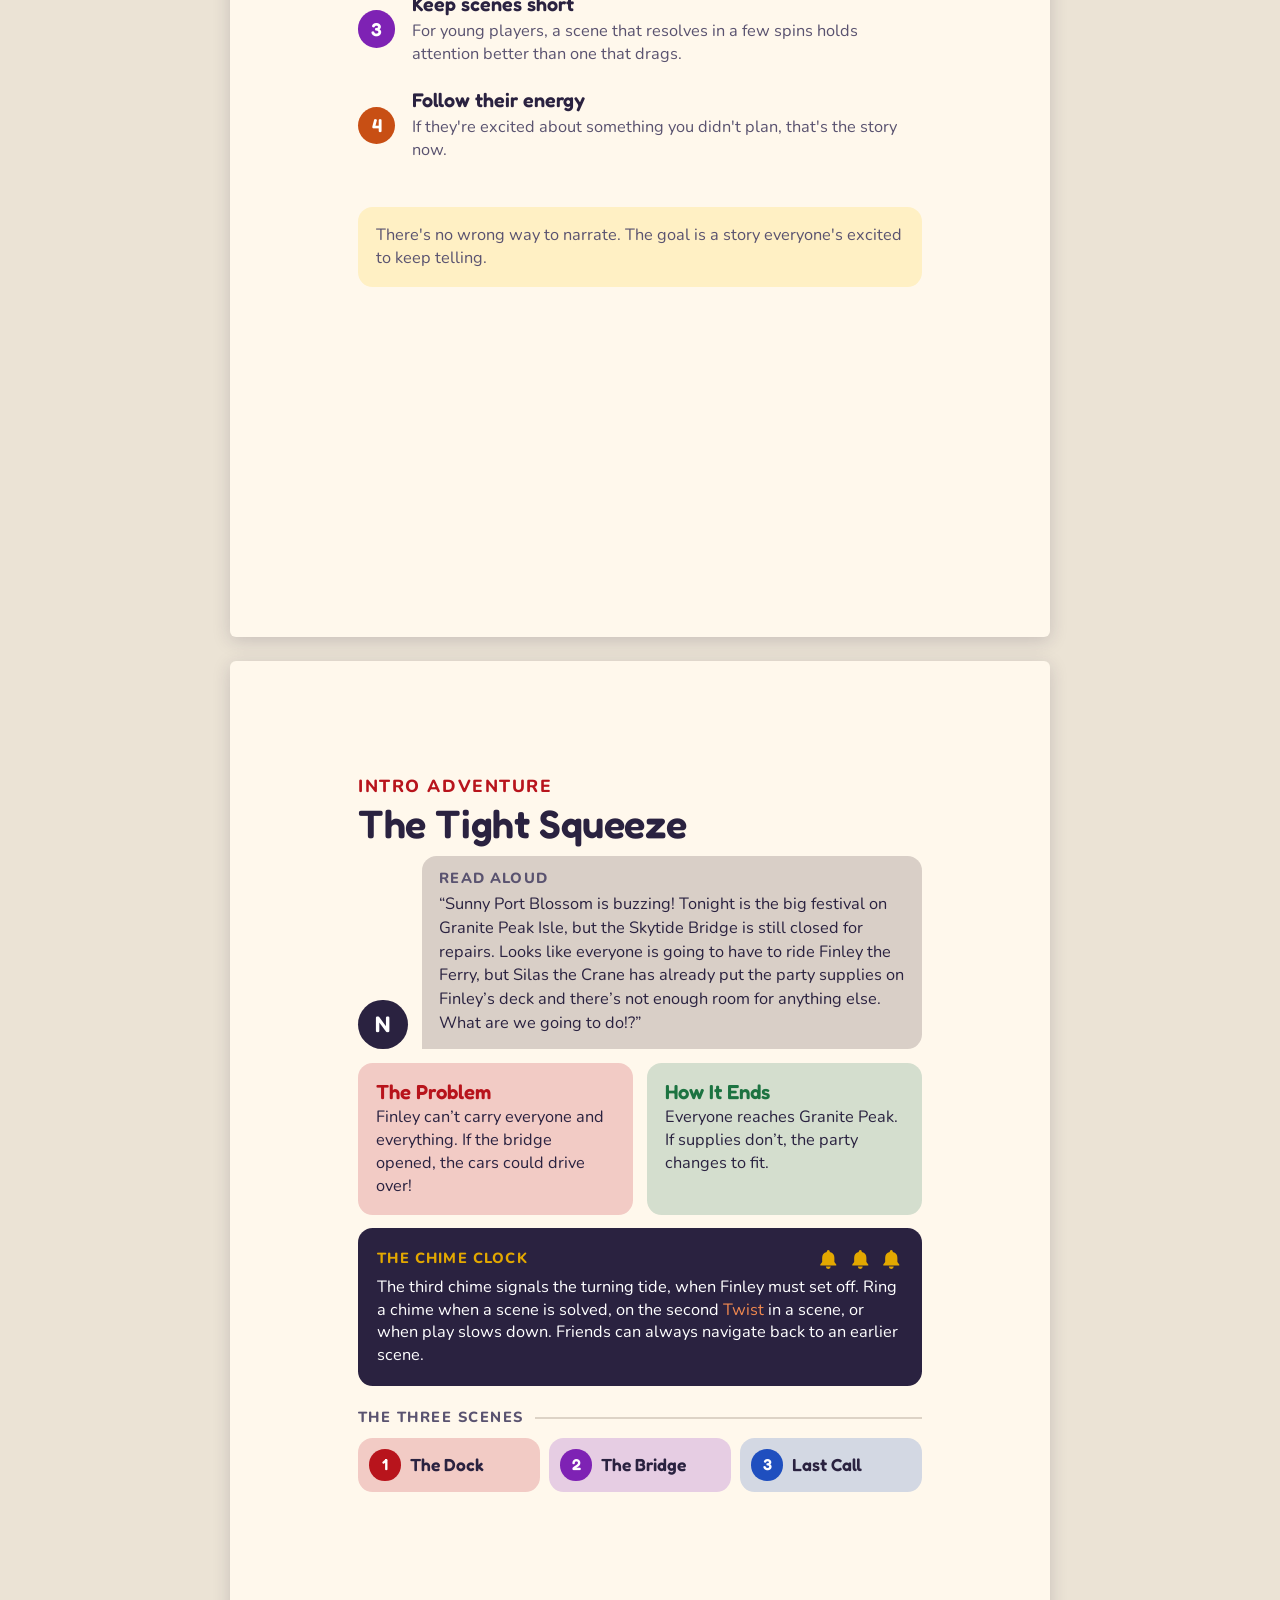
<file: rules/index.html>
<!doctype html>
<html lang="en">
<head>
  <meta charset="utf-8">
  <meta name="viewport" content="width=device-width, initial-scale=1">
  <!--
    QUBES Print & Play rulebook.
    The Figma file is the master copy of the rulebook. This page is a print-friendly
    copy for remote playtesters, rewritten for paper spinners instead of cubes and
    stickers (see SPINNER-CHANGES.md). When the Figma rules change, update this page too.
    Linked only from the "Playing remotely?" section of the home page.
  -->
  <title>QUBES Print &amp; Play Rulebook</title>
  <meta name="description" content="The QUBES print-and-play rulebook, with paper spinners. Prints on Letter or A4.">
  <meta name="robots" content="noindex">
  <link rel="icon" type="image/png" sizes="32x32" href="../assets/favicon-32.png">
  <link rel="preload" href="../assets/fonts/fredoka.woff2" as="font" type="font/woff2" crossorigin>
  <link rel="preload" href="../assets/fonts/nunito.woff2" as="font" type="font/woff2" crossorigin>
  <link rel="stylesheet" href="rules.css">
</head>
<body>

<svg width="0" height="0" style="position:absolute" aria-hidden="true" focusable="false">
  <symbol id="i-focus" viewBox="0 0 24 24"><circle cx="10" cy="10" r="6.2" fill="none" stroke="currentColor" stroke-width="3.2"/><path d="M14.6 14.6 20.2 20.2" stroke="currentColor" stroke-width="3.6" stroke-linecap="round"/></symbol>
  <symbol id="i-effort" viewBox="0 0 24 24"><path d="M14.6 1.8 6.2 13.4h5.4L9.4 22.2l8.6-12h-5.5l2.1-8.4z" fill="currentColor" stroke="currentColor" stroke-width="1" stroke-linejoin="round"/></symbol>
  <symbol id="i-kind" viewBox="0 0 24 24"><path d="M12 21S2.6 15.3 2.6 8.9C2.6 5.9 4.9 3.6 7.8 3.6c1.8 0 3.3.9 4.2 2.4.9-1.5 2.4-2.4 4.2-2.4 2.9 0 5.2 2.3 5.2 5.3C21.4 15.3 12 21 12 21z" fill="currentColor"/></symbol>
  <symbol id="i-wild" viewBox="0 0 24 24"><path d="M12 2.4l2.9 6.2 6.7.7-5 4.6 1.4 6.7L12 17.2l-6 3.4 1.4-6.7-5-4.6 6.7-.7z" fill="currentColor" stroke="currentColor" stroke-width="1.2" stroke-linejoin="round"/></symbol>
  <symbol id="i-blank" viewBox="0 0 24 24"><circle cx="12" cy="12" r="10" fill="currentColor"/></symbol>
  <symbol id="i-bell" viewBox="0 0 24 24"><path d="M12 2a1.6 1.6 0 0 1 1.6 1.6v.6a6.4 6.4 0 0 1 4.9 6.3V15l2 2.6v1.1h-17v-1.1l2-2.6v-4.5a6.4 6.4 0 0 1 4.9-6.3v-.6A1.6 1.6 0 0 1 12 2zM9.4 19.8h5.2a2.6 2.6 0 0 1-5.2 0z" fill="currentColor"/></symbol>
  <symbol id="i-person" viewBox="0 0 24 24"><circle cx="12" cy="7" r="4" fill="currentColor"/><path d="M4 21a8 8 0 0 1 16 0z" fill="currentColor"/></symbol>
  <symbol id="i-people" viewBox="0 0 24 24" fill="currentColor"><circle cx="12" cy="6" r="3.2"/><circle cx="5" cy="9" r="2.4"/><circle cx="19" cy="9" r="2.4"/><path d="M6.5 20a5.5 5.5 0 0 1 11 0z"/><path d="M1 19a4 4 0 0 1 5-3.9A7 7 0 0 0 5 19z"/><path d="M23 19a4 4 0 0 0-5-3.9A7 7 0 0 1 19 19z"/></symbol>
  <symbol id="i-clock" viewBox="0 0 24 24"><circle cx="12" cy="12" r="9" fill="none" stroke="currentColor" stroke-width="2.6"/><path d="M12 7v5l3.5 2.5" fill="none" stroke="currentColor" stroke-width="2.6" stroke-linecap="round"/></symbol>
  <symbol id="spinner" viewBox="-100 -100 200 200">
    <circle r="96" fill="#fff" stroke="#2a2240" stroke-width="3.5"/>
    <g stroke="#2a2240" stroke-width="2.5">
      <line x1="0" y1="0" x2="0" y2="-96"/><line x1="0" y1="0" x2="83.14" y2="-48"/><line x1="0" y1="0" x2="83.14" y2="48"/>
      <line x1="0" y1="0" x2="0" y2="96"/><line x1="0" y1="0" x2="-83.14" y2="48"/><line x1="0" y1="0" x2="-83.14" y2="-48"/>
    </g>
    <g fill="none" stroke="#b9afa6" stroke-width="1.5" stroke-dasharray="4 4">
      <circle cx="30" cy="-51.96" r="20"/><circle cx="60" cy="0" r="20"/><circle cx="30" cy="51.96" r="20"/>
      <circle cx="-30" cy="51.96" r="20"/><circle cx="-60" cy="0" r="20"/><circle cx="-30" cy="-51.96" r="20"/>
    </g>
    <circle r="10" fill="#fff" stroke="#2a2240" stroke-width="2.5"/>
    <circle r="2.8" fill="#2a2240"/>
  </symbol>
</svg>

<header class="toolbar">
  <div class="inner">
    <span class="title">QUBES Print &amp; Play</span>
    <a href="../">← qubesgame.com</a>
    <a href="../downloads/qubes-print-and-play-letter.pdf">PDF (Letter)</a>
    <a href="../downloads/qubes-print-and-play-a4.pdf">PDF (A4)</a>
    <a href="compact.html">Compact (8 pages)</a>
    <button type="button" onclick="window.print()">Print</button>
  </div>
</header>
<p class="screen-note">Printing from here: choose your paper size and set scale to 100% (or “Actual size”). Turn on “Background graphics” for color.</p>

<main>

<!-- 1. Cover -->
<section class="page cover" aria-label="Cover">
  <img class="logo" src="../assets/logo.png" alt="QUBES" width="759" height="185">
  <p class="tag">A Kids First TTRPG</p>
  <p class="edition">Print &amp; Play Edition</p>
  <div class="tile-row" aria-hidden="true">
    <span class="tile focus"><svg><use href="#i-focus"/></svg></span>
    <span class="tile effort"><svg><use href="#i-effort"/></svg></span>
    <span class="tile kind"><svg><use href="#i-kind"/></svg></span>
    <span class="tile wild"><svg><use href="#i-wild"/></svg></span>
  </div>
  <div class="facts">
    <div><svg aria-hidden="true"><use href="#i-people"/></svg>2+ Players</div>
    <div><svg aria-hidden="true"><use href="#i-person"/></svg>Ages 4+</div>
    <div><svg aria-hidden="true"><use href="#i-clock"/></svg>15+ Minutes</div>
  </div>
  <p class="foot"><span class="foot-full">Your paper spinners are on the last two pages.</span><span class="foot-2up">Print the spinner pages separately, at full size.</span></p>
</section>

<!-- 2. Quick start -->
<section class="page" aria-label="Quick start">
  <span class="eyebrow">Quick Start</span>
  <h1>Get playing, fast!</h1>
  <p class="lead">One narrator tells the story, everyone else plays a character.</p>
  <ol class="steps">
    <li><span class="n">1</span><div><h3>Narrator sets the scene</h3><p>Say where everyone is and what is happening.</p></div></li>
    <li><span class="n">2</span><div><h3>Players say what they want to do</h3><p>“Gus wants to try to calm Bonnie down.”</p></div></li>
    <li><span class="n">3</span><div><h3>Narrator names a symbol</h3><p>“Give me a <strong class="k-kind">Kindness</strong> spin!”</p></div></li>
    <li><span class="n">4</span><div><h3>Spin your spinners</h3><p>Any matching symbol is a success!</p></div></li>
  </ol>
  <div class="dark" style="display:flex;align-items:center;gap:3cqw;margin-top:6cqw">
    <span class="tile kind md"><svg aria-hidden="true"><use href="#i-kind"/></svg></span>
    <b style="font-size:var(--fs-body)">OR</b>
    <span class="tile wild md"><svg aria-hidden="true"><use href="#i-wild"/></svg></span>
    <p>Match the symbol or spin a <span class="y">Wild</span> to succeed!</p>
  </div>
  <div class="note">
    <h4>No match? No problem!</h4>
    <p>The Narrator adds a <strong class="twist-word">Twist</strong>. Something changes, and the story keeps moving.</p>
  </div>
</section>

<!-- 3. The symbols -->
<section class="page" aria-label="The symbols">
  <span class="eyebrow">Spinner Spaces</span>
  <h1>The Symbols</h1>
  <p class="lead">Each spinner will have at least one of these four symbols.</p>
  <div class="cards">
    <div class="card c-blue"><span class="tile focus"><svg aria-hidden="true"><use href="#i-focus"/></svg></span><div><h3>Focus</h3><p class="sub">Thinking and figuring out</p><p class="eg">Riddles, maps, finding clues</p></div></div>
    <div class="card c-purple"><span class="tile effort"><svg aria-hidden="true"><use href="#i-effort"/></svg></span><div><h3>Effort</h3><p class="sub">Might and movement</p><p class="eg">Climbing, running, lifting, chasing</p></div></div>
    <div class="card c-red"><span class="tile kind"><svg aria-hidden="true"><use href="#i-kind"/></svg></span><div><h3>Kindness</h3><p class="sub">Feelings and connection</p><p class="eg">Comforting, making friends, being brave</p></div></div>
    <div class="card c-gold"><span class="tile wild"><svg aria-hidden="true"><use href="#i-wild"/></svg></span><div><h3>Wild</h3><p class="sub">Matches any symbol</p><p class="eg">Counts as whatever is asked for</p></div></div>
  </div>
</section>

<!-- 4. World spinner: set the odds -->
<section class="page" aria-label="World spinner: set the odds">
  <span class="eyebrow">World Spinner</span>
  <h1>Set the Odds</h1>
  <p class="lead">Before you play, make one World Spinner. It decides how often things go right.</p>
  <ol class="steps plain">
    <li><span class="n">1</span><p class="txt">Take one blank spinner</p></li>
    <li><span class="n">2</span><p class="txt">Draw a <strong class="k-wild">Wild</strong> in two spaces</p></li>
    <li><span class="n">3</span><p class="txt">Draw one <strong class="k-focus">Focus</strong>, <strong class="k-effort">Effort</strong>, &amp; <strong class="k-kind">Kindness</strong> on the spinner</p></li>
    <li><span class="n">4</span><p class="txt">Leave one space blank for now</p></li>
  </ol>
  <div class="tile-row" style="margin-top:6cqw" aria-label="A finished World Spinner: Focus, Effort, Kindness, Wild, Wild, and one blank space">
    <span class="tile focus"><svg><use href="#i-focus"/></svg></span>
    <span class="tile effort"><svg><use href="#i-effort"/></svg></span>
    <span class="tile kind"><svg><use href="#i-kind"/></svg></span>
    <span class="tile wild"><svg><use href="#i-wild"/></svg></span>
    <span class="tile wild"><svg><use href="#i-wild"/></svg></span>
    <span class="tile blank"><svg><use href="#i-blank"/></svg></span>
  </div>
  <div class="dark" style="margin-top:6cqw"><p>2 Wild spaces + 1 of each symbol = a 50% chance to succeed on every spin.</p></div>
</section>

<!-- 5. Customize the world -->
<section class="page" aria-label="Customize the world">
  <span class="eyebrow">World Spinner</span>
  <h1>Customize the World</h1>
  <p class="lead">Fill in the last space of the World Spinner.</p>
  <div class="cards">
    <div class="card c-blue"><span class="tile focus"><svg aria-hidden="true"><use href="#i-focus"/></svg></span><div><h3>Mystery World</h3><p>More puzzles, riddles, and detective stories.</p></div></div>
    <div class="card c-purple"><span class="tile effort"><svg aria-hidden="true"><use href="#i-effort"/></svg></span><div><h3>Action World</h3><p>Extra chases, races, and big adventures.</p></div></div>
    <div class="card c-red"><span class="tile kind"><svg aria-hidden="true"><use href="#i-kind"/></svg></span><div><h3>Friendship World</h3><p>All about making friends and helping others.</p></div></div>
    <div class="card c-gold"><span class="tile wild"><svg aria-hidden="true"><use href="#i-wild"/></svg></span><div><h3>Forgiving World</h3><p>Great for telling stories where things work out.</p></div></div>
  </div>
  <div class="note">
    <h4>This is all you need to start!</h4>
    <p>Tell the story with just the World Spinner before adding more.</p>
  </div>
</section>

<!-- 6. Example of play 1 -->
<section class="page" aria-label="Example of play, part 1">
  <span class="eyebrow">Example of Play</span>
  <h1 style="margin-bottom:5cqw">The Harbor Rescue</h1>
  <div class="chat">
    <div class="msg n"><span class="avatar" aria-label="Narrator">N</span><p class="bubble">The sun is shining on Port Blossom Isle. Gus the Bus sees Bonnie the Bulldozer has a broken tread. “Go away!” Bonnie yells. What do you want to do?</p></div>
    <div class="msg p"><p class="bubble">Gus wants to honk gently and ask her why she’s upset.</p><span class="avatar green" aria-label="Player">P</span></div>
    <div class="msg n"><span class="avatar" aria-label="Narrator">N</span><p class="bubble">Perfect. Spin for <strong class="k-kind">Kindness</strong> for Gus to make a friendly connection.</p></div>
    <div class="spin-strip twist" role="img" aria-label="The spinner lands on Effort. No match: Twist!">
      <span class="side">Spin</span>
      <span class="box"><span class="tile effort md"><svg><use href="#i-effort"/></svg></span></span>
      <span class="result">TWIST!</span>
    </div>
  </div>
</section>

<!-- 7. Example of play 2 -->
<section class="page" aria-label="Example of play, part 2">
  <div class="chat">
    <div class="msg n"><span class="avatar" aria-label="Narrator">N</span><p class="bubble">Bonnie grumbles a hello, but turns to drive away. She has a nasty wobble in her wheels.</p></div>
    <div class="msg p"><p class="bubble">Can Gus look to see what’s making her so wobbly?</p><span class="avatar green" aria-label="Player">P</span></div>
    <div class="msg n"><span class="avatar" aria-label="Narrator">N</span><p class="bubble">Great idea. Spin for <strong class="k-focus">Focus</strong>!</p></div>
    <div class="spin-strip" role="img" aria-label="The spinner lands on Wild. Success!">
      <span class="side">Spin</span>
      <span class="box"><span class="tile wild md"><svg><use href="#i-wild"/></svg></span></span>
      <span class="result">SUCCESS!</span>
    </div>
    <div class="msg n"><span class="avatar" aria-label="Narrator">N</span><p class="bubble">Oh no, there’s a stone stuck in her tread. She’s not letting anyone help.</p></div>
    <div class="msg p dots"><p class="bubble" aria-label="The player thinks">•••</p><span class="avatar green" aria-label="Player">P</span></div>
  </div>
</section>

<!-- 8. Character spinner: make it yours -->
<section class="page" aria-label="Character spinner: make it yours">
  <span class="eyebrow">Character Spinner</span>
  <h1>Make It Yours</h1>
  <p class="lead">Every character gets their own spinner. It starts blank and you choose how it grows.</p>
  <ol class="steps plain">
    <li><span class="n">1</span><p class="txt">Take one blank spinner</p></li>
    <li><span class="n">2</span><p class="txt">Pick <strong class="k-focus">Focus</strong>, <strong class="k-effort">Effort</strong>, or <strong class="k-kind">Kindness</strong></p></li>
    <li><span class="n">3</span><p class="txt">Draw that symbol in one space</p></li>
    <li><span class="n">4</span><p class="txt">Leave the other spaces blank for now</p></li>
  </ol>
  <div class="tile-row" style="margin-top:6cqw" aria-label="A new Character Spinner: one Focus space and five blank spaces">
    <span class="tile focus"><svg><use href="#i-focus"/></svg></span>
    <span class="tile blank"><svg><use href="#i-blank"/></svg></span>
    <span class="tile blank"><svg><use href="#i-blank"/></svg></span>
    <span class="tile blank"><svg><use href="#i-blank"/></svg></span>
    <span class="tile blank"><svg><use href="#i-blank"/></svg></span>
    <span class="tile blank"><svg><use href="#i-blank"/></svg></span>
  </div>
  <div class="dark" style="margin-top:6cqw"><p>You can add a Character Spinner any time that character is part of the spin.</p></div>
</section>

<!-- 9. Watch them grow -->
<section class="page" aria-label="Character spinner: watch them grow">
  <span class="eyebrow">Character Spinner</span>
  <h1>Watch Them Grow</h1>
  <p class="lead">When your character does something big, the Narrator can let you draw a new symbol.</p>
  <h3 style="font:600 var(--fs-h3)/1.2 var(--display);margin:0 0 .6cqw">This is Gus the Bus</h3>
  <p style="font-size:var(--fs-lead);line-height:1.4;margin-bottom:2.4cqw">Gus is very kind, a little clever, and still has room to grow.</p>
  <div class="tile-row" aria-label="Gus's spinner: three Kindness, one Focus, two blank">
    <span class="tile kind"><svg><use href="#i-kind"/></svg></span>
    <span class="tile kind"><svg><use href="#i-kind"/></svg></span>
    <span class="tile kind"><svg><use href="#i-kind"/></svg></span>
    <span class="tile focus"><svg><use href="#i-focus"/></svg></span>
    <span class="tile blank"><svg><use href="#i-blank"/></svg></span>
    <span class="tile blank"><svg><use href="#i-blank"/></svg></span>
  </div>
  <h3 style="font:600 var(--fs-h3)/1.2 var(--display);margin:5cqw 0 .6cqw">This is Bonnie the Bulldozer</h3>
  <p style="font-size:var(--fs-lead);line-height:1.4;margin-bottom:2.4cqw">Bonnie tackles problems with pure power, but she can also be curious and thoughtful.</p>
  <div class="tile-row" aria-label="Bonnie's spinner: four Effort, one Focus, one Kindness">
    <span class="tile effort"><svg><use href="#i-effort"/></svg></span>
    <span class="tile effort"><svg><use href="#i-effort"/></svg></span>
    <span class="tile effort"><svg><use href="#i-effort"/></svg></span>
    <span class="tile effort"><svg><use href="#i-effort"/></svg></span>
    <span class="tile focus"><svg><use href="#i-focus"/></svg></span>
    <span class="tile kind"><svg><use href="#i-kind"/></svg></span>
  </div>
  <div class="note">
    <h4>A full spinner isn’t the goal</h4>
    <p>We are looking for characters who have developed in their own way. A blank space is just another <strong class="twist-word">Twist</strong>.</p>
  </div>
</section>

<!-- 10. Playing a character -->
<section class="page" aria-label="Playing a character">
  <span class="eyebrow">For Players</span>
  <h1 style="margin-bottom:6cqw">Playing a Character</h1>
  <ol class="steps">
    <li><span class="n">1</span><div><h3>Talk like your character</h3><p>Instead of "I say hi," try "Hi! I'm Gus!" It's more fun, and it's how you bring them to life.</p></div></li>
    <li><span class="n">2</span><div><h3>There's no wrong answer</h3><p>Whatever you try, the story finds a way to use it. That's what spinning is for.</p></div></li>
    <li><span class="n">3</span><div><h3>Ask “What if…?”</h3><p>Not sure what your character would do? Just say what you're thinking. The Narrator will help.</p></div></li>
    <li><span class="n">4</span><div><h3>Cheer for a <span class="twist-word">Twist</span>, too</h3><p>A miss isn't losing, it's a new part of the story. Some of the best moments come from a <span class="twist-word">Twist</span>.</p></div></li>
  </ol>
  <div class="note" style="margin-top:12cqw">
    <h4>Your character acts however you want</h4>
    <p>There's no rule book for who your character is, only what your character can do.</p>
  </div>
</section>

<!-- 11. Team up -->
<section class="page" aria-label="Team up">
  <span class="eyebrow">Team Up</span>
  <h1>Better Together</h1>
  <p class="lead">When two characters work together, spin both Character Spinners, plus the World Spinner.</p>
  <div class="chat">
    <div class="msg p peach"><p class="bubble">Gus is going to push the log!</p><span class="avatar orange" aria-label="Gus's player">G</span></div>
    <div class="msg p"><p class="bubble">And Bonnie will push Gus!</p><span class="avatar green" aria-label="Bonnie's player">B</span></div>
    <div class="msg n"><span class="avatar" aria-label="Narrator">N</span><p class="bubble">That’s a lot of power! Everyone spin for <strong class="k-effort">Effort</strong>.</p></div>
    <div class="spin-strip" role="img" aria-label="Three spinners land on blank, Effort and Focus. One Effort matches: success!">
      <span class="side">Spin</span>
      <span class="box">
        <span class="tile blank md"><svg><use href="#i-blank"/></svg></span>
        <span class="tile effort md"><svg><use href="#i-effort"/></svg></span>
        <span class="tile focus md"><svg><use href="#i-focus"/></svg></span>
      </span>
      <span class="result">SUCCESS!</span>
    </div>
  </div>
</section>

<!-- 12. Twists -->
<section class="page" aria-label="What's a Twist?">
  <span class="eyebrow">For the Narrator</span>
  <h1>What’s a <span class="twist-word">Twist</span>?</h1>
  <p class="lead">When a spin doesn't match, the story doesn't stop. The Narrator adds a <span class="twist-word">Twist</span> and something changes, but play keeps moving.</p>
  <div class="cards">
    <div class="card c-blue no-icon"><div><h3>It Gets Harder</h3><p class="sub">Something new stands in the way.</p><p class="eg">The bolt unscrewed, but now the tide is coming in!</p></div></div>
    <div class="card c-purple no-icon"><div><h3>Someone Steps In</h3><p class="sub">Another character gets a chance to help.</p><p class="eg">Bonnie can only do it with help. What will Gus do?</p></div></div>
    <div class="card c-red no-icon"><div><h3>It Costs Something</h3><p class="sub">It works, but not for free.</p><p class="eg">Bonnie is moving again but used up her tread patch.</p></div></div>
  </div>
  <div class="note" style="margin-top:6cqw"><p>A <strong class="twist-word">Twist</strong> is never “nothing happens.” Something always moves the story forward.</p></div>
</section>

<!-- 13. Narrator tips -->
<section class="page" aria-label="Running the game">
  <span class="eyebrow">For the Narrator</span>
  <h1>Running the Game</h1>
  <p class="lead">You don't need a script. A few habits make every session better.</p>
  <ol class="steps">
    <li><span class="n">1</span><div><h3>Ask, don’t tell.</h3><p>“What do you see?” or “What does your character do?” gets kids inventing instead of waiting.</p></div></li>
    <li><span class="n">2</span><div><h3>Say yes when you can</h3><p>If an idea is fun and doesn't break the story, let it happen and spin for the parts that are uncertain.</p></div></li>
    <li><span class="n">3</span><div><h3>Keep scenes short</h3><p>For young players, a scene that resolves in a few spins holds attention better than one that drags.</p></div></li>
    <li><span class="n">4</span><div><h3>Follow their energy</h3><p>If they're excited about something you didn't plan, that's the story now.</p></div></li>
  </ol>
  <div class="note" style="margin-top:8cqw"><p>There's no wrong way to narrate. The goal is a story everyone's excited to keep telling.</p></div>
</section>

<!-- 14. Intro adventure -->
<section class="page" aria-label="Intro adventure: The Tight Squeeze">
  <span class="eyebrow">Intro Adventure</span>
  <h1>The Tight Squeeze</h1>
  <div class="msg n">
    <span class="avatar" aria-label="Narrator">N</span>
    <p class="bubble read"><span class="tag">READ ALOUD</span>“Sunny Port Blossom is buzzing! Tonight is the big festival on Granite Peak Isle, but the Skytide Bridge is still closed for repairs. Looks like everyone is going to have to ride Finley the Ferry, but Silas the Crane has already put the party supplies on Finley’s deck and there’s not enough room for anything else. What are we going to do!?”</p>
  </div>
  <div class="two-up">
    <div class="card c-red"><div><h3>The Problem</h3><p>Finley can’t carry everyone and everything. If the bridge opened, the cars could drive over!</p></div></div>
    <div class="card c-green"><div><h3>How It Ends</h3><p>Everyone reaches Granite Peak. If supplies don’t, the party changes to fit.</p></div></div>
  </div>
  <div class="dark" style="margin-top:var(--gap)">
    <p class="label" style="display:flex;justify-content:space-between;align-items:center">The Chime Clock <span style="display:flex;gap:1.6cqw;color:var(--gold)"><svg width="18" height="18" style="width:4cqw;height:4cqw" aria-hidden="true"><use href="#i-bell"/></svg><svg width="18" height="18" style="width:4cqw;height:4cqw" aria-hidden="true"><use href="#i-bell"/></svg><svg width="18" height="18" style="width:4cqw;height:4cqw" aria-hidden="true"><use href="#i-bell"/></svg></span></p>
    <p style="font-size:var(--fs-body)">The third chime signals the turning tide, when Finley must set off. Ring a chime when a scene is solved, on the second <span class="twist-word" style="color:#f0884f">Twist</span> in a scene, or when play slows down. Friends can always navigate back to an earlier scene.</p>
  </div>
  <p class="section-label">The Three Scenes</p>
  <div class="scenes-row">
    <div style="--s:var(--red-soft);--c:var(--red)"><span class="n">1</span>The Dock</div>
    <div style="--s:var(--purple-soft);--c:var(--purple)"><span class="n">2</span>The Bridge</div>
    <div style="--s:var(--blue-soft);--c:var(--blue)"><span class="n">3</span>Last Call</div>
  </div>
</section>

<!-- 15. Meet the cast -->
<section class="page" aria-label="Meet the cast">
  <span class="eyebrow">The Cast</span>
  <h1>Meet the Cast</h1>
  <p class="section-label" style="margin-top:2cqw">Players choose a friend, draw a symbol</p>
  <div class="cast-row">
    <div class="card c-red"><span class="tile kind sm"><svg aria-hidden="true"><use href="#i-kind"/></svg></span><h3>Gus the Bus</h3><p class="trait">Kindness</p><p>Kind, and always worried. “Rumble-bumble-hum-a-lum!”</p></div>
    <div class="card c-blue"><span class="tile focus sm"><svg aria-hidden="true"><use href="#i-focus"/></svg></span><h3>Tessa the Tram</h3><p class="trait">Focus</p><p>Organized and always on time. “Ting-a-ling!”</p></div>
    <div class="card c-purple"><span class="tile effort sm"><svg aria-hidden="true"><use href="#i-effort"/></svg></span><h3>Bonnie the Bulldozer</h3><p class="trait">Effort</p><p>Big, strong, and stubborn. “GRUMBLE-ROOOAR!”</p></div>
  </div>
  <p class="section-label">The Narrator plays</p>
  <div class="cards">
    <div class="card c-blue npc"><span class="tile focus sm"><svg aria-hidden="true"><use href="#i-focus"/></svg></span><div><h3>Finley the Ferry</h3><p><b>Wants</b> Nobody left behind<br><b>Feels</b> Torn. The tide turns at the third chime.<br><b>Says</b> “If I wait I’m late. If I go, someone’s left!”</p></div></div>
    <div class="card c-red npc"><span class="tile kind sm"><svg aria-hidden="true"><use href="#i-kind"/></svg></span><div><h3>Silas the Crane</h3><p><b>Wants</b> His work to be acknowledged<br><b>Feels</b> Let down and unnoticed<br><b>Says</b> “I’m not moving until someone says thanks!”</p></div></div>
    <div class="card c-purple npc"><span class="tile effort sm"><svg aria-hidden="true"><use href="#i-effort"/></svg></span><div><h3>Pip, Skip, and Molly Dash</h3><p><b>Wants</b> To play with the bridge crew<br><b>Feels</b> Happy, unaware of any problem<br><b>Says</b> “You have to catch us first!”</p></div></div>
  </div>
</section>

<!-- 16. Scene 1 -->
<section class="page scene" aria-label="Scene 1: The Dock">
  <div class="bells" aria-label="No chimes rung yet"><svg><use href="#i-bell"/></svg><svg><use href="#i-bell"/></svg><svg><use href="#i-bell"/></svg></div>
  <span class="eyebrow">Scene 1 of 3</span>
  <h1>The Dock</h1>
  <p class="goal">Goal: Make room on the ferry.</p>
  <div class="here"><span class="lbl">HERE</span><span class="chip c-blue">Finley</span><span class="chip c-red">Silas</span></div>
  <div class="msg n"><span class="avatar" aria-label="Narrator">N</span><p class="bubble read">“Finley’s deck is nearly full, and Silas’s supply tower takes up half of it. Silas stands by, arms crossed. Far off, someone giggles at the bridge. What do you do?”</p></div>
  <p class="section-label">Spin Ideas</p>
  <div class="cards">
    <div class="card c-blue"><span class="tile focus"><svg aria-hidden="true"><use href="#i-focus"/></svg></span><div><h3>Focus</h3><p>Spot that Silas could restack to save space.</p></div></div>
    <div class="card c-purple"><span class="tile effort"><svg aria-hidden="true"><use href="#i-effort"/></svg></span><div><h3>Effort</h3><p>Shift some crates. A little room, but Silas frowns.</p></div></div>
    <div class="card c-red"><span class="tile kind"><svg aria-hidden="true"><use href="#i-kind"/></svg></span><div><h3>Kindness</h3><p>Thank Silas for his hard work. He’ll restack!</p></div></div>
  </div>
  <div class="twist-ideas">
    <h4>Twist ideas</h4>
    <p><b class="k-focus">It Gets Harder:</b> The tower wobbles. Catch it!</p>
    <p><b class="k-effort">Someone Steps In:</b> Finley asks a friend to help.</p>
  </div>
  <div class="dark">
    <p class="label">Ring the next chime when</p>
    <p class="big">Silas restacks, or the second Twist happens.</p>
    <p class="small"><span class="y">When it rings:</span> Finley sighs, “If only the bridge were open!”</p>
    <hr>
    <p class="small"><span class="y">Stuck?</span> Ask: Has anyone thanked Silas yet?</p>
  </div>
</section>

<!-- 17. Scene 2 -->
<section class="page scene" aria-label="Scene 2: The Bridge">
  <div class="bells" aria-label="One chime rung"><svg class="on"><use href="#i-bell"/></svg><svg><use href="#i-bell"/></svg><svg><use href="#i-bell"/></svg></div>
  <span class="eyebrow">Scene 2 of 3</span>
  <h1>The Bridge</h1>
  <p class="goal">Goal: Reopen the bridge so cars can drive over.</p>
  <div class="here"><span class="lbl">HERE</span><span class="chip c-gray">Bridge crew</span><span class="chip c-purple">Dash cars</span></div>
  <div class="msg n"><span class="avatar" aria-label="Narrator">N</span><p class="bubble read">“The bridge crew’s trucks are zooming in circles instead of building! Three little cars are playing tag with them. What do you do?”</p></div>
  <p class="section-label">Spin Ideas</p>
  <div class="cards">
    <div class="card c-blue"><span class="tile focus"><svg aria-hidden="true"><use href="#i-focus"/></svg></span><div><h3>Focus</h3><p>Spot that the Dash cars love a good race.</p></div></div>
    <div class="card c-purple"><span class="tile effort"><svg aria-hidden="true"><use href="#i-effort"/></svg></span><div><h3>Effort</h3><p>Race the Dash cars. Win and they’ll stop!</p></div></div>
    <div class="card c-red"><span class="tile kind"><svg aria-hidden="true"><use href="#i-kind"/></svg></span><div><h3>Kindness</h3><p>Invite them to play once the bridge is done.</p></div></div>
  </div>
  <div class="twist-ideas">
    <h4>Twist ideas</h4>
    <p><b class="k-kind">It Costs Something:</b> They stop, but you play one round.</p>
    <p><b class="k-focus">It Gets Harder:</b> More vehicles join the game!</p>
  </div>
  <div class="dark">
    <p class="label">Ring the next chime when</p>
    <p class="big" style="font-weight:400">The crew is back at work, or the second Twist happens.</p>
    <hr>
    <p class="small"><span class="y">Stuck?</span> Default: the Dash cars are playing with the crew.</p>
  </div>
</section>

<!-- 18. Scene 3 -->
<section class="page scene" aria-label="Scene 3: Last Call">
  <div class="bells" aria-label="Two chimes rung"><svg class="on"><use href="#i-bell"/></svg><svg class="on"><use href="#i-bell"/></svg><svg><use href="#i-bell"/></svg></div>
  <span class="eyebrow">Scene 3 of 3</span>
  <h1>Last Call</h1>
  <p class="goal">Goal: Get everyone and everything ready to sail.</p>
  <div class="here"><span class="lbl">HERE</span><span class="chip c-blue">Finley</span><span class="chip c-red">Silas</span><span class="chip c-purple">Dash cars, if the bridge is open</span></div>
  <div class="msg n"><span class="avatar" aria-label="Narrator">N</span><p class="bubble read">“Almost time! The bell tower is about to ring, and Finley’s engine hums. What’s the plan?”</p></div>
  <p class="section-label">Spin Ideas</p>
  <div class="cards">
    <div class="card c-blue"><span class="tile focus"><svg aria-hidden="true"><use href="#i-focus"/></svg></span><div><h3>Focus</h3><p>Show Finley a plan: two trips fit the tide.</p></div></div>
    <div class="card c-purple"><span class="tile effort"><svg aria-hidden="true"><use href="#i-effort"/></svg></span><div><h3>Effort</h3><p>Load, stack, and push everything into place.</p></div></div>
    <div class="card c-red"><span class="tile kind"><svg aria-hidden="true"><use href="#i-kind"/></svg></span><div><h3>Kindness</h3><p>Cheer up anyone who feels left behind.</p></div></div>
  </div>
  <div class="twist-ideas">
    <h4>Twist ideas</h4>
    <p><b class="k-focus">It Gets Harder:</b> One last crate won’t fit!</p>
    <p><b class="k-kind">It Costs Something:</b> A crate of supplies falls overboard.</p>
  </div>
  <div class="dark">
    <p class="label">Ring the last chime when</p>
    <p class="big">Everything is aboard, or the tide turns. Friends first!</p>
    <p class="small" style="margin-top:1.4cqw"><span class="y">Not solved?</span> Silas’s extra supplies wait. A shut bridge means the crew and cars can’t ride, so the party moves to them.</p>
    <hr style="width:100%">
    <p class="small"><span class="y">Stuck?</span> Ask: What plan would let Finley make two trips?</p>
  </div>
</section>

<!-- 19. Ways to win -->
<section class="page scene" aria-label="Ways to win">
  <div class="bells" aria-label="All three chimes rung"><svg class="on"><use href="#i-bell"/></svg><svg class="on"><use href="#i-bell"/></svg><svg class="on"><use href="#i-bell"/></svg></div>
  <span class="eyebrow">Resolving the Story</span>
  <h1>Ways to Win</h1>
  <p class="goal" style="font-weight:400">Any idea that works is a good idea.</p>
  <div class="cards">
    <div class="card c-red"><span class="tile kind"><svg aria-hidden="true"><use href="#i-kind"/></svg></span><div><h3>Stack</h3><p>Thank Silas. He restacks and makes room!</p></div></div>
    <div class="card c-purple"><span class="tile effort"><svg aria-hidden="true"><use href="#i-effort"/></svg></span><div><h3>Help</h3><p>Reopen the bridge. The cars drive over!</p></div></div>
    <div class="card c-blue"><span class="tile focus"><svg aria-hidden="true"><use href="#i-focus"/></svg></span><div><h3>Wait</h3><p>Show Finley a plan. He waits for a second trip.</p></div></div>
  </div>
  <div class="note dashed" style="margin-top:var(--gap)">
    <p><b>Say yes</b> to little ideas, like squeezing small things into gaps.</p>
    <p style="margin-top:1.4cqw"><b>Fix one: good. Fix two: great. Fix all three: perfect!</b></p>
  </div>
  <div class="twist-ideas">
    <h4>Secrets to Find <span style="font-size:.7em;color:var(--muted)">Reveal when asked</span></h4>
    <p>• <b>Silas:</b> A real thank-you gets him restacking.</p>
    <p>• <b>Dash cars:</b> They aren’t bad, they just want to play.</p>
    <p>• <b>Finley:</b> He waits once if the plan fits the tide.</p>
  </div>
  <div class="dark">
    <p class="label" style="font:600 var(--fs-h3)/1.2 var(--display);text-transform:none;letter-spacing:0">The Party: Friends First!</p>
    <ul>
      <li>Tide turns? Everyone rides. Extra stuff waits.</li>
      <li>Can't ride? The party moves to them.</li>
      <li>Short on stuff? Make decorations, be the band!</li>
      <li>Then everyone draws a new symbol on their spinner.</li>
    </ul>
  </div>
</section>

<!-- 20. Back cover / quick reference -->
<section class="page back" aria-label="Quick reference">
  <img class="logo" src="../assets/logo.png" alt="QUBES" width="759" height="185">
  <div class="panel sym">
    <div><svg class="k-focus" aria-hidden="true"><use href="#i-focus"/></svg><span><b class="k-focus">Focus</b> thinks it through</span></div>
    <div><svg class="k-effort" aria-hidden="true"><use href="#i-effort"/></svg><span><b class="k-effort">Effort</b> pushes forward</span></div>
    <div><svg class="k-kind" aria-hidden="true"><use href="#i-kind"/></svg><span><b class="k-kind">Kindness</b> helps a friend</span></div>
    <div><svg style="color:var(--gold)" aria-hidden="true"><use href="#i-wild"/></svg><span><b class="k-wild">Wild</b> always counts</span></div>
  </div>
  <div class="lower">
    <div class="panel">
      <ol class="steps">
        <li><span class="n">1</span><h3>Set the Scene</h3></li>
        <li><span class="n">2</span><h3>Say what you do</h3></li>
        <li><span class="n">3</span><h3>Name a symbol</h3></li>
        <li><span class="n">4</span><h3>Spin your spinners</h3></li>
      </ol>
    </div>
    <div class="panel match">
      <h3>Match or Wild? That’s a success</h3>
      <p>No match? The Narrator adds a <span class="twist-word">Twist</span> to the story.</p>
    </div>
  </div>
</section>

<!-- 21. Print & play: make your spinners -->
<section class="page full-only" aria-label="Make your spinners">
  <span class="eyebrow">Print &amp; Play</span>
  <h1>Make Your Spinners</h1>
  <p class="lead" style="margin-bottom:2.6cqw">This edition uses paper spinners instead of cubes and stickers. Each spinner has six spaces, just like a cube has six faces.</p>
  <p class="section-label" style="margin-top:0">You need</p>
  <div class="need">
    <div>The spinner page</div>
    <div>A pencil</div>
    <div>A paperclip</div>
    <div>Crayons or markers</div>
  </div>
  <p class="section-label">How to spin</p>
  <div class="howto">
    <ol class="steps">
      <li><span class="n">1</span><div><h3>Clip on</h3><p>Put the pencil point through the paperclip, right on the center dot.</p></div></li>
      <li><span class="n">2</span><div><h3>Hold the pencil straight</h3><p>Keep the point still on the dot.</p></div></li>
      <li><span class="n">3</span><div><h3>Flick the paperclip</h3><p>It has to go all the way around at least once.</p></div></li>
      <li><span class="n">4</span><div><h3>Read the space</h3><p>The far end of the clip points to your result. On a line? Spin again.</p></div></li>
    </ol>
    <svg class="demo" viewBox="-100 -100 200 200" role="img" aria-label="A paperclip resting on a spinner, held in the center by a pencil point">
      <use href="#spinner" x="-100" y="-100" width="200" height="200"/>
      <g fill="none" stroke="#7d7590" stroke-width="3.5" stroke-linejoin="round">
        <rect x="-9" y="-78" width="18" height="90" rx="9"/>
        <rect x="-4.5" y="-68" width="9" height="70" rx="4.5"/>
      </g>
      <circle r="6" fill="#c84f14" stroke="#2a2240" stroke-width="2"/>
    </svg>
  </div>
  <p class="section-label">How to draw the symbols</p>
  <div class="draw-key">
    <div><span class="tile focus"><svg aria-hidden="true"><use href="#i-focus"/></svg></span><b class="k-focus">Focus</b>A magnifying glass</div>
    <div><span class="tile effort"><svg aria-hidden="true"><use href="#i-effort"/></svg></span><b class="k-effort">Effort</b>A lightning bolt</div>
    <div><span class="tile kind"><svg aria-hidden="true"><use href="#i-kind"/></svg></span><b class="k-kind">Kindness</b>A heart</div>
    <div><span class="tile wild"><svg aria-hidden="true"><use href="#i-wild"/></svg></span><b class="k-wild">Wild</b>A star</div>
  </div>
  <div class="note" style="margin-top:3cqw">
    <h4>Spinning more than one?</h4>
    <p>Spin each one. If any of them lands on the symbol, or on a Wild, it’s a success.</p>
  </div>
</section>

<!-- 22. Spinner sheet -->
<section class="page sheet full-only" aria-label="Spinner sheet">
  <h1>Your Spinners</h1>
  <p class="lead">Draw symbols in the dotted circles as the rules tell you. Print more of this page for more players.</p>
  <div class="spinners">
    <div class="spinner"><p class="name">World Spinner</p><svg role="img" aria-label="Blank six-space spinner"><use href="#spinner"/></svg></div>
    <div class="spinner"><p class="name">Character:<span class="blankline"></span></p><svg role="img" aria-label="Blank six-space spinner"><use href="#spinner"/></svg></div>
    <div class="spinner"><p class="name">Character:<span class="blankline"></span></p><svg role="img" aria-label="Blank six-space spinner"><use href="#spinner"/></svg></div>
    <div class="spinner"><p class="name">Character:<span class="blankline"></span></p><svg role="img" aria-label="Blank six-space spinner"><use href="#spinner"/></svg></div>
  </div>
  <p class="foot">QUBES Print &amp; Play · qubesgame.com</p>
</section>

</main>
<script>
  // ?2up: print pages 1-20 two per landscape sheet. The spinner pages are left
  // out (they're their own full-size download; half-size spinners are too small).
  if (/[?&]2up(&|$)/.test(location.search)) {
    document.body.classList.add('twoup');
    var pages = Array.prototype.filter.call(document.querySelectorAll('main > .page'), function (p) {
      return !p.classList.contains('full-only');
    });
    for (var i = 0; i < pages.length; i += 2) {
      var spread = document.createElement('div');
      spread.className = 'spread';
      pages[i].parentNode.insertBefore(spread, pages[i]);
      spread.appendChild(pages[i]);
      if (pages[i + 1]) spread.appendChild(pages[i + 1]);
    }
  }
</script>
</body>
</html>
</file>
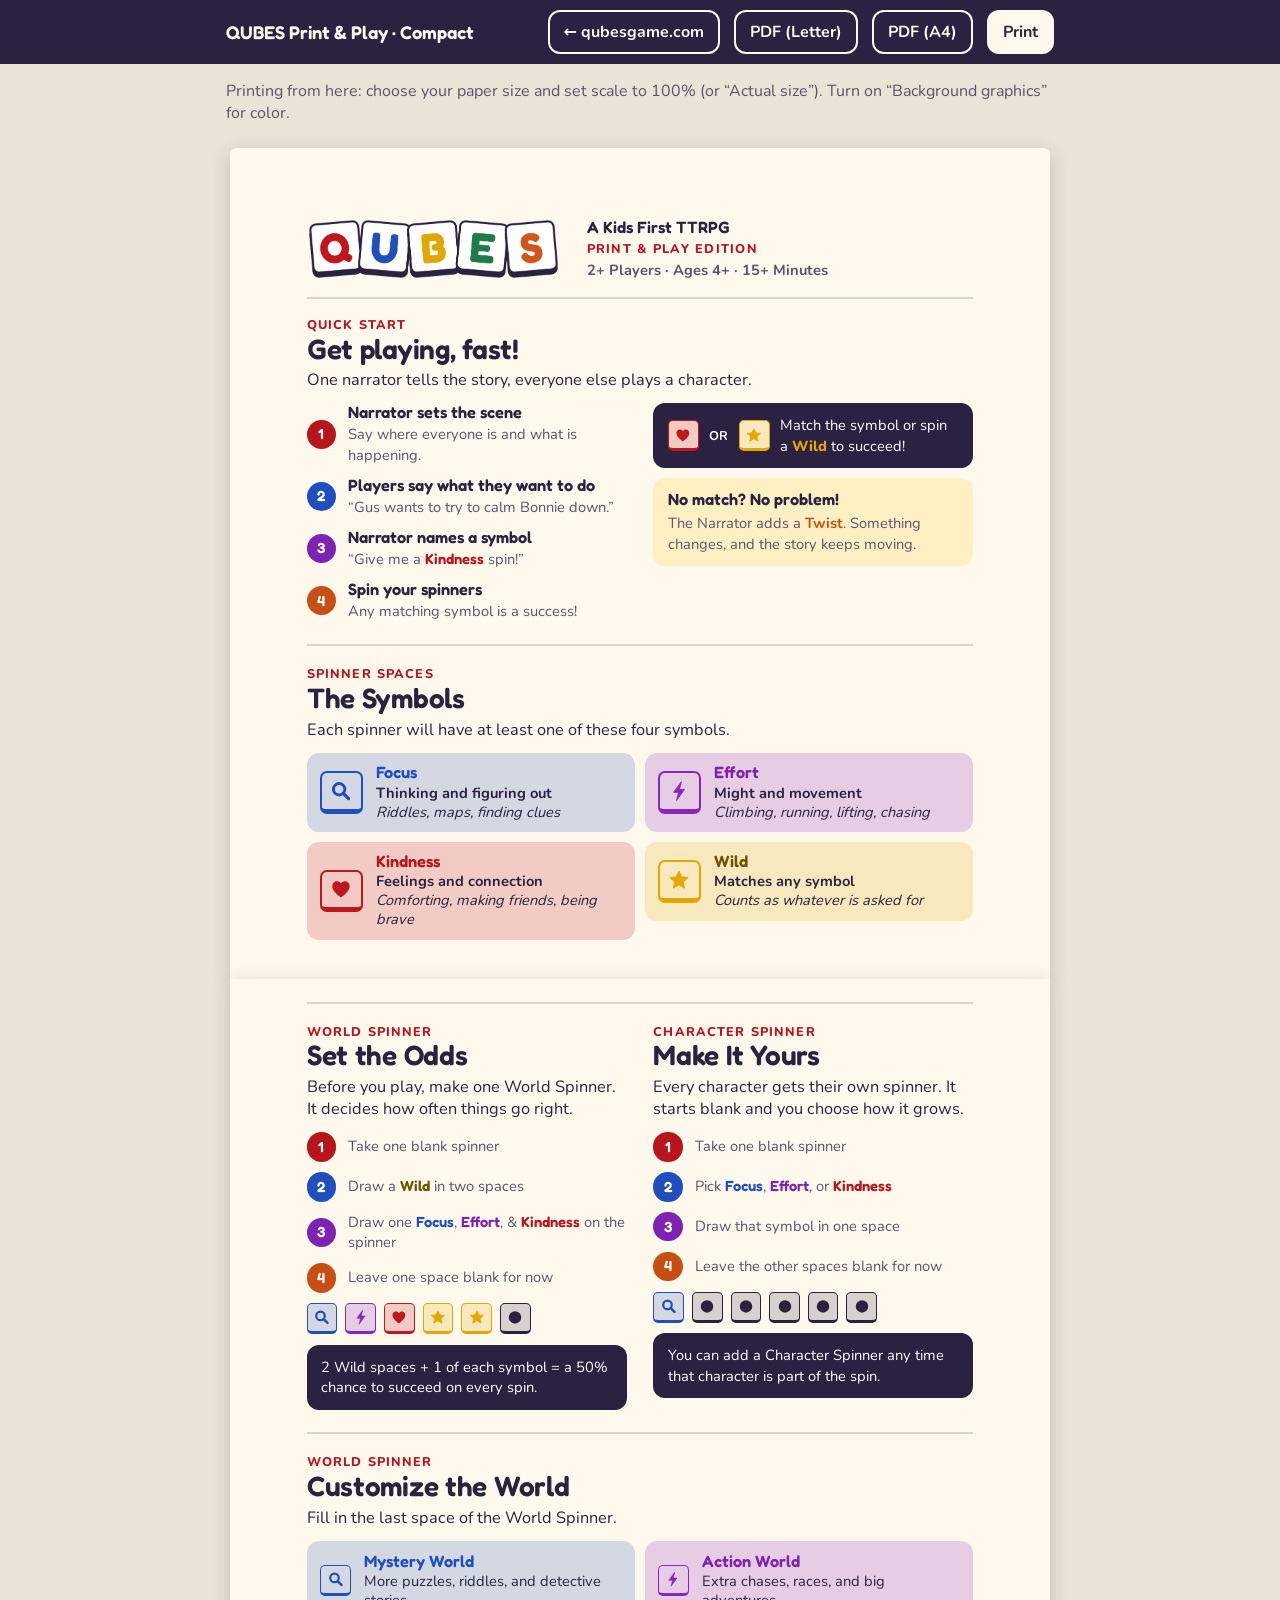
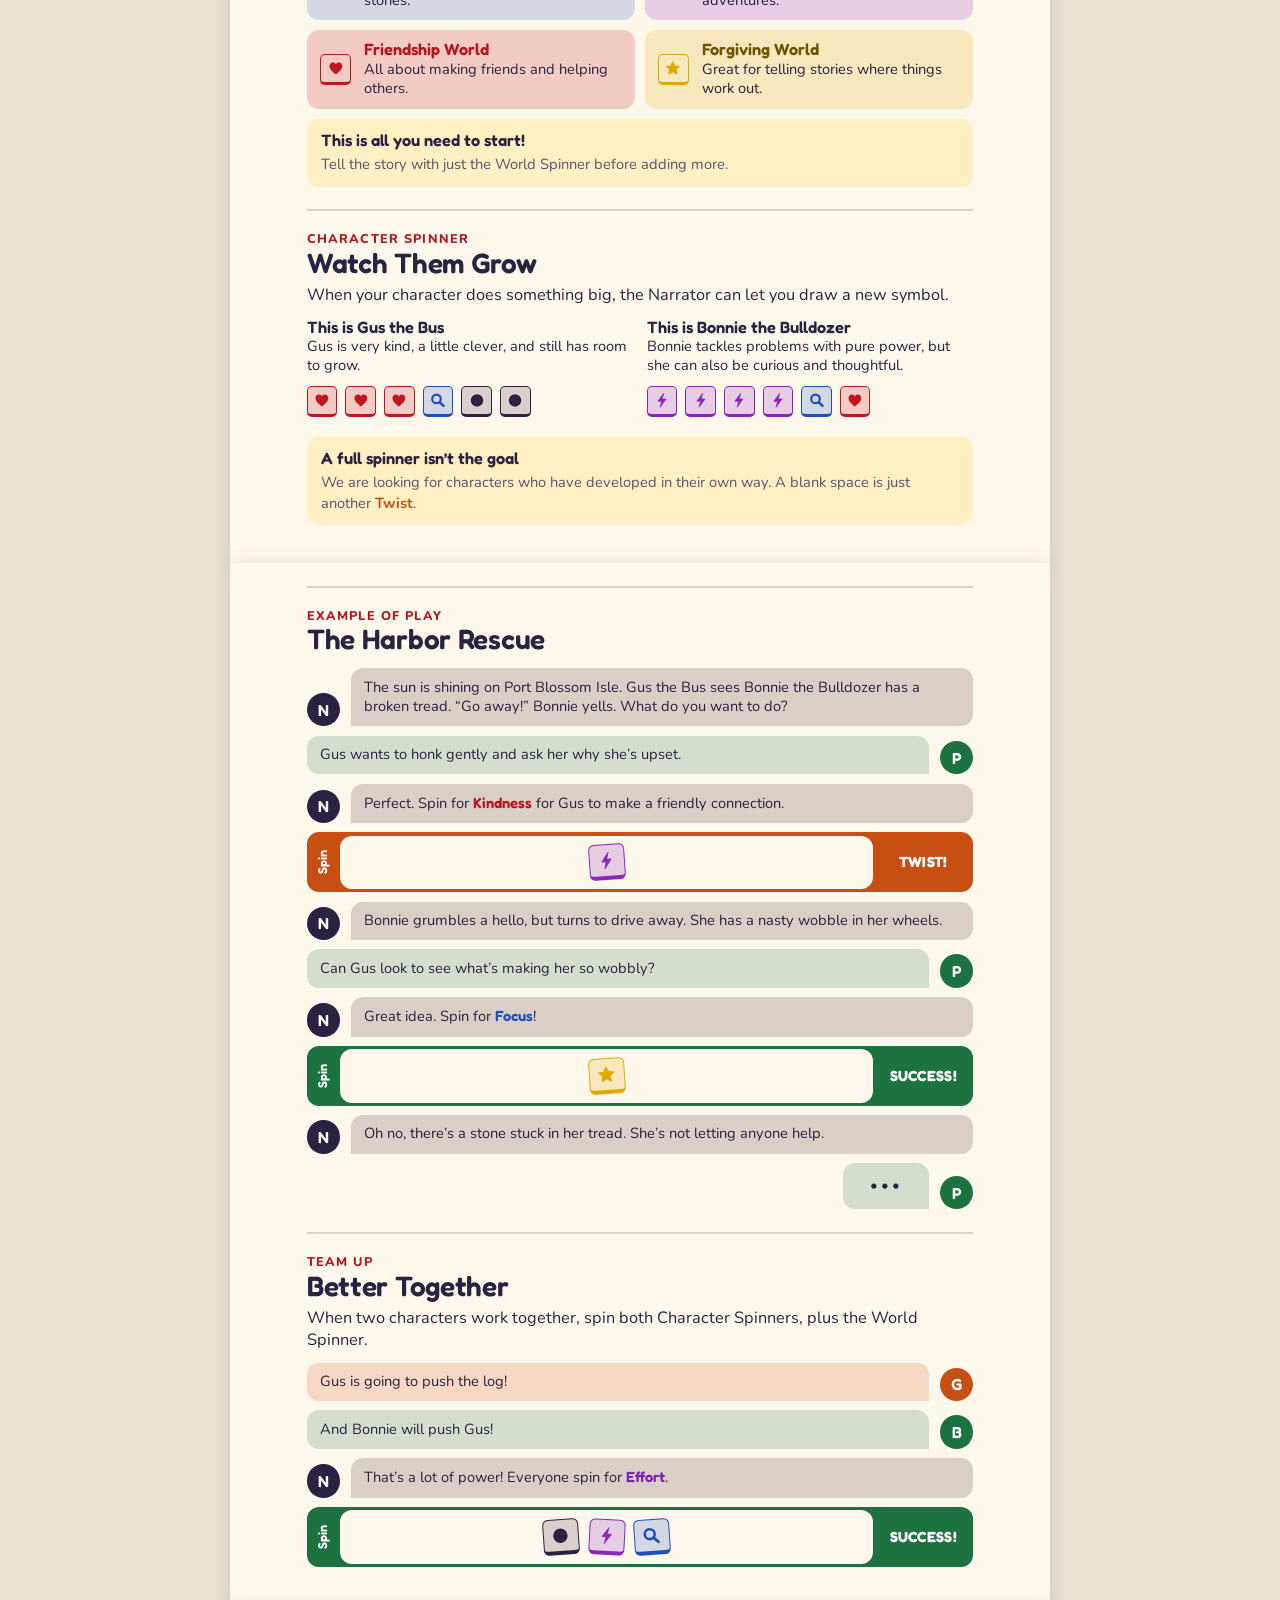
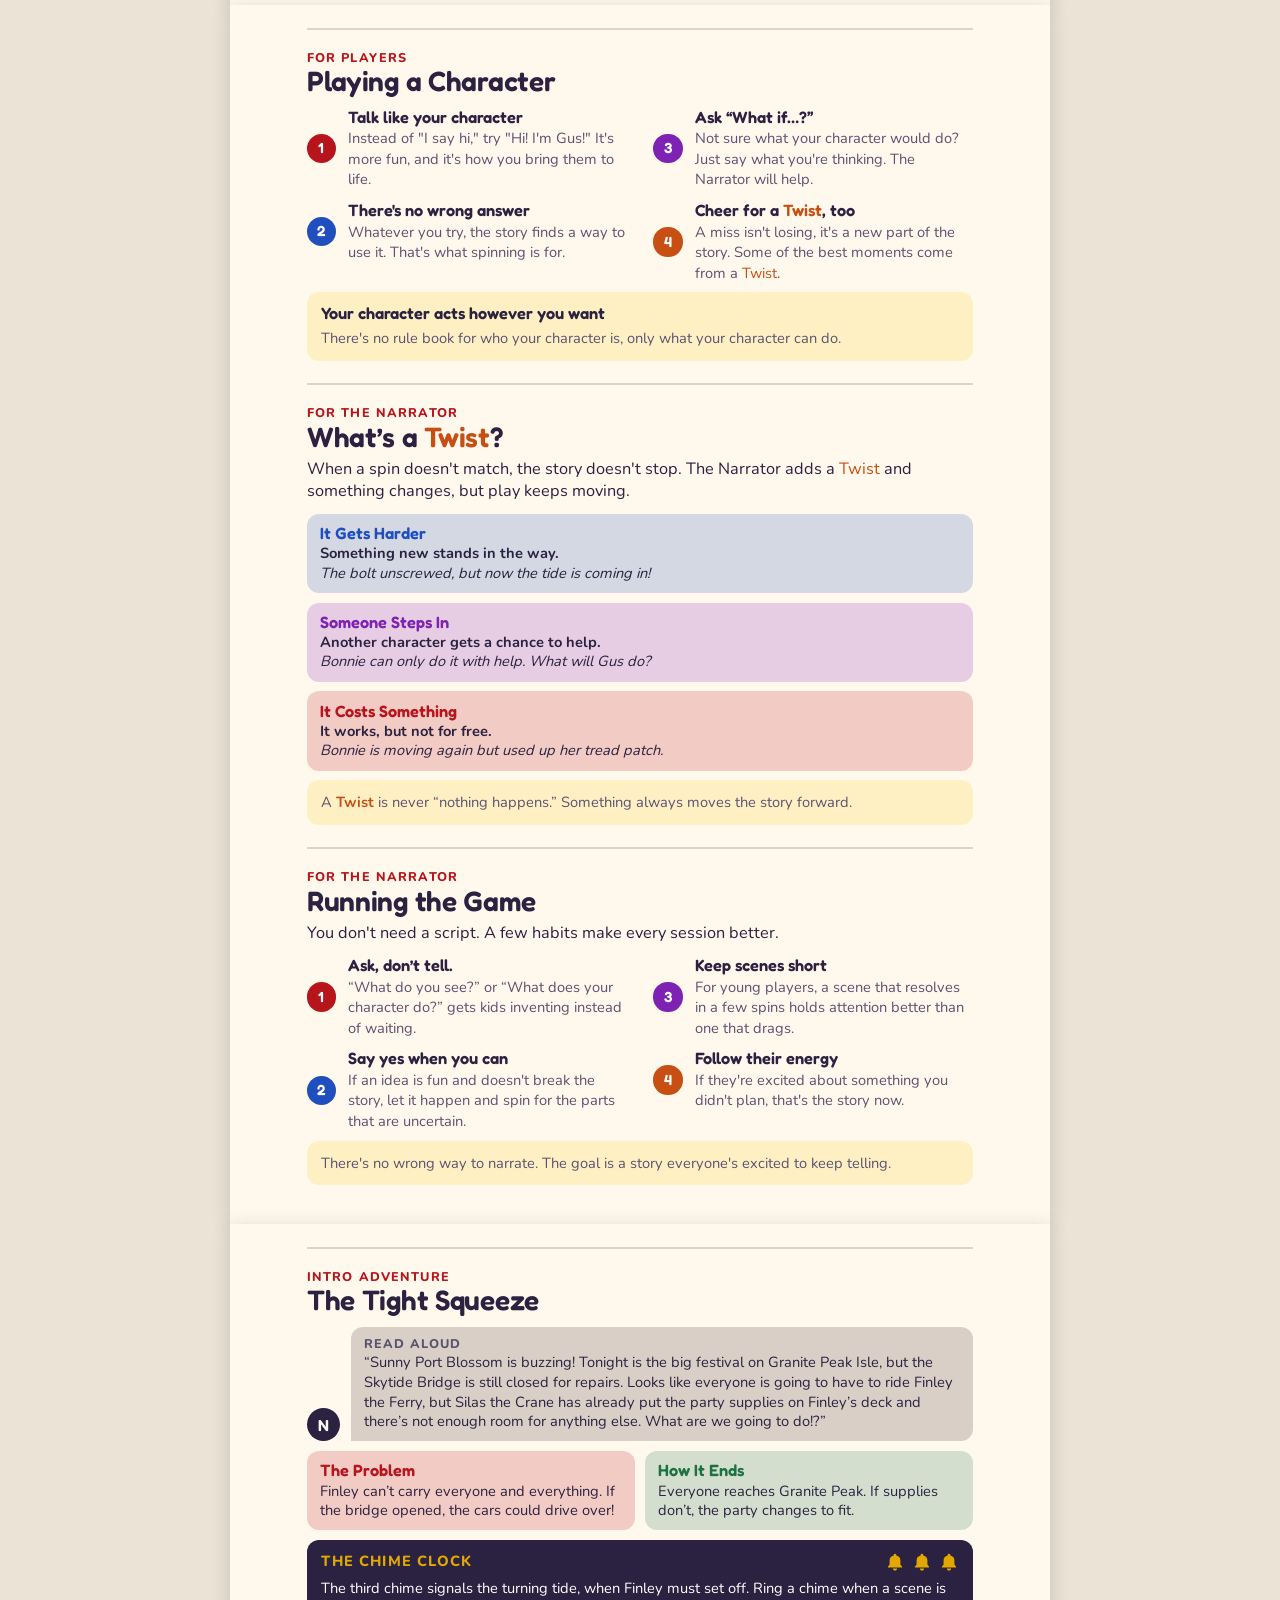
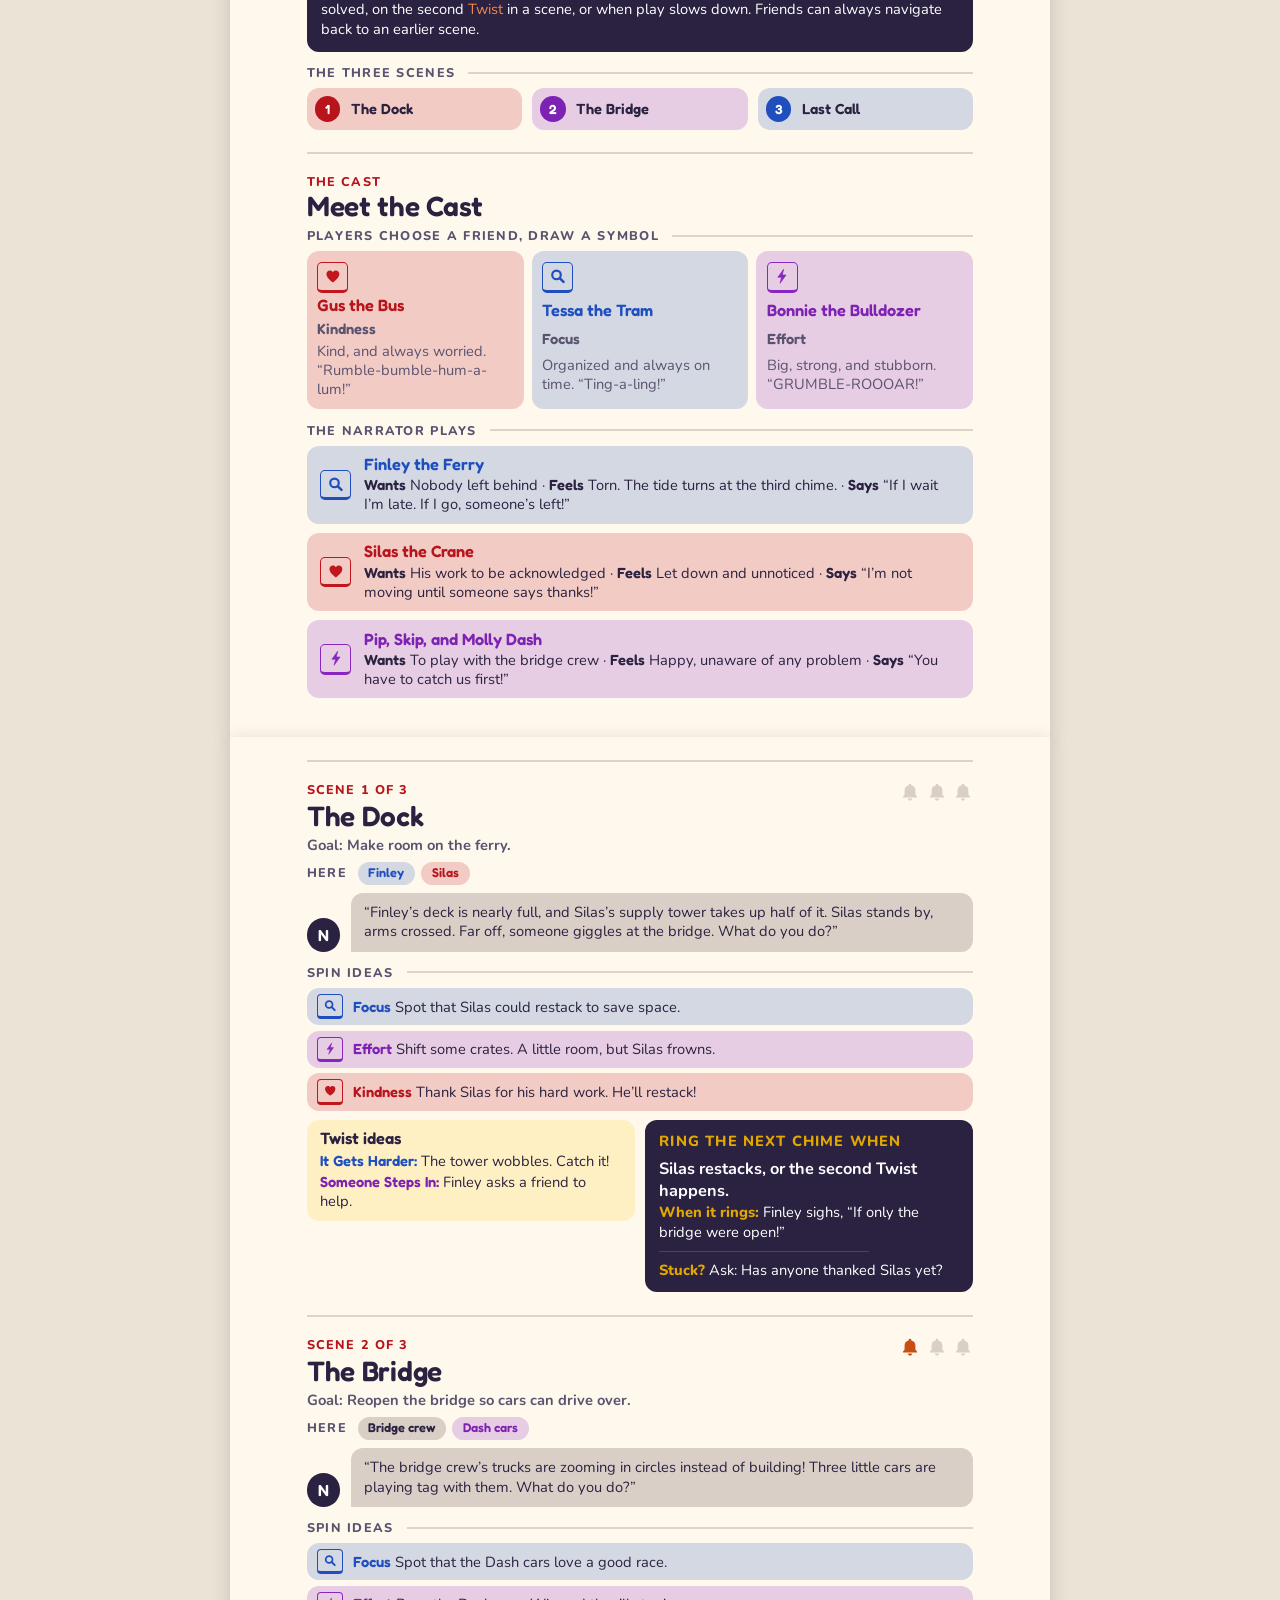
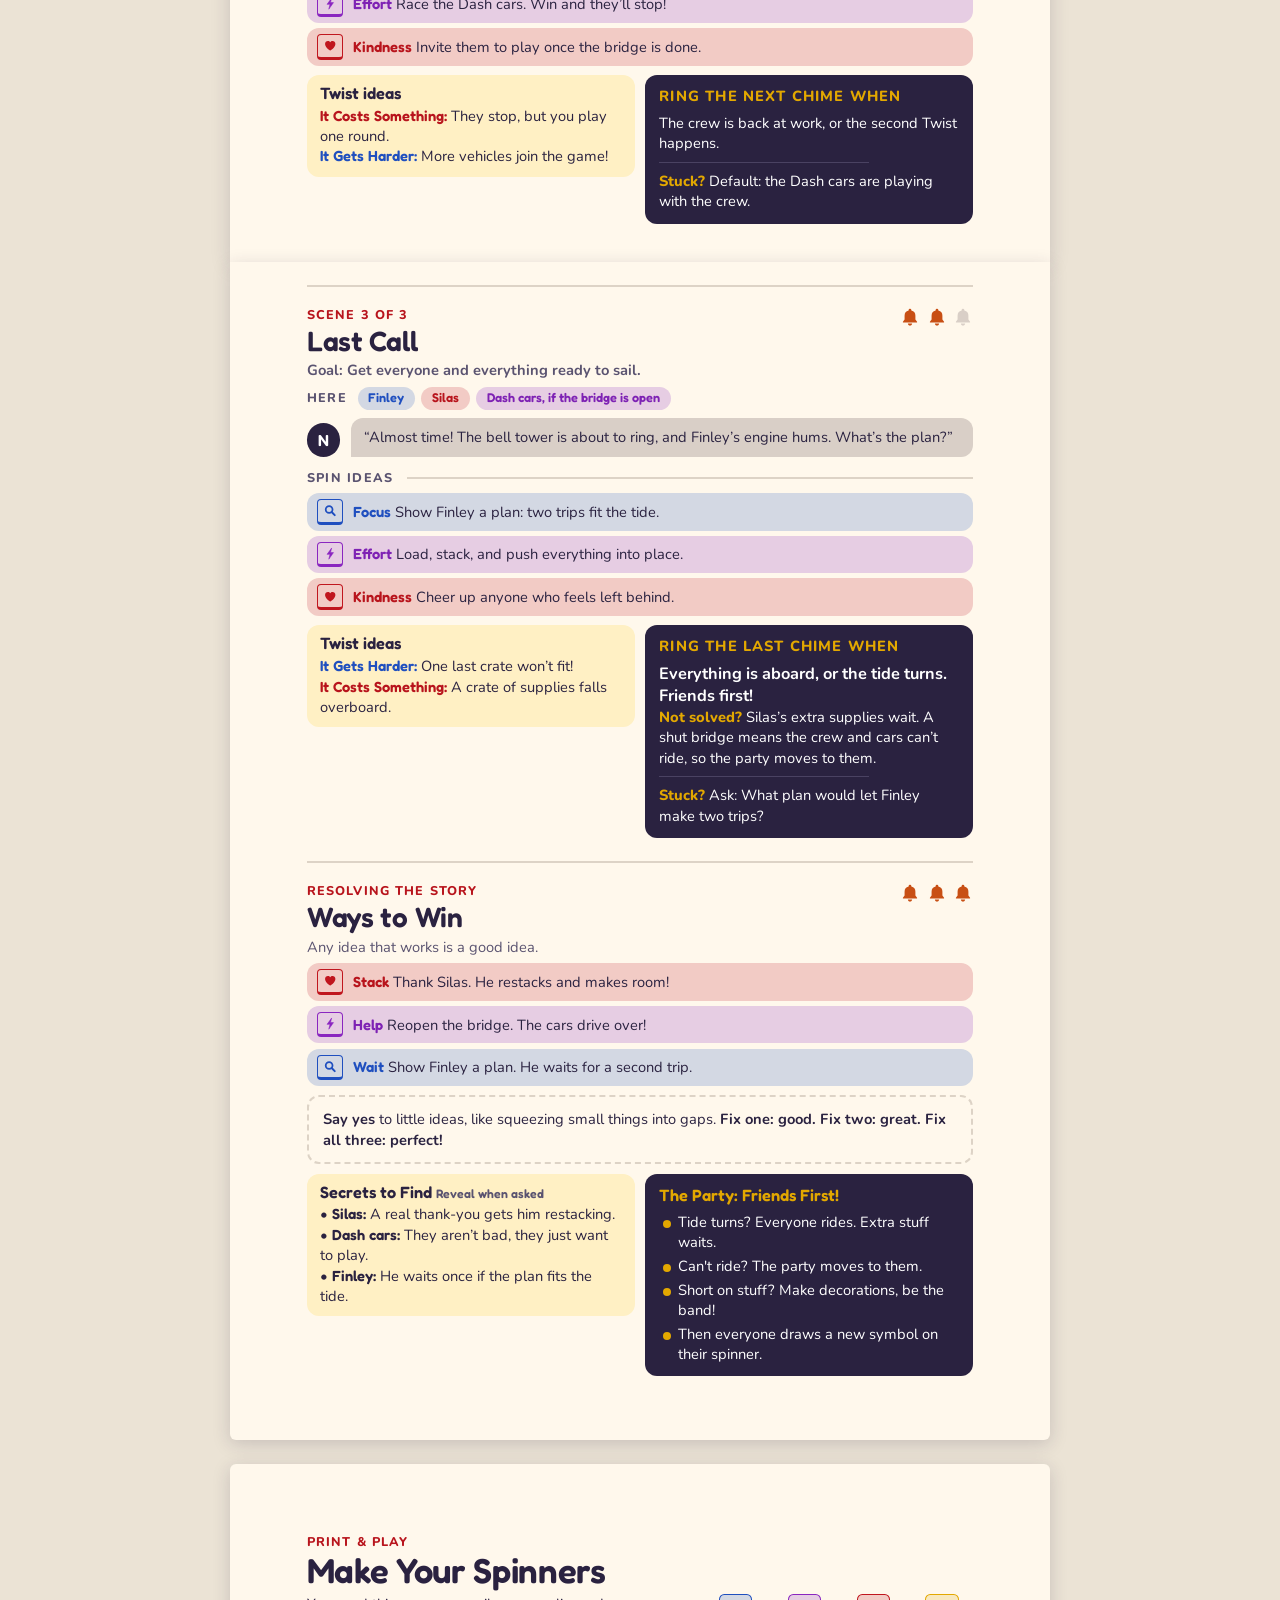
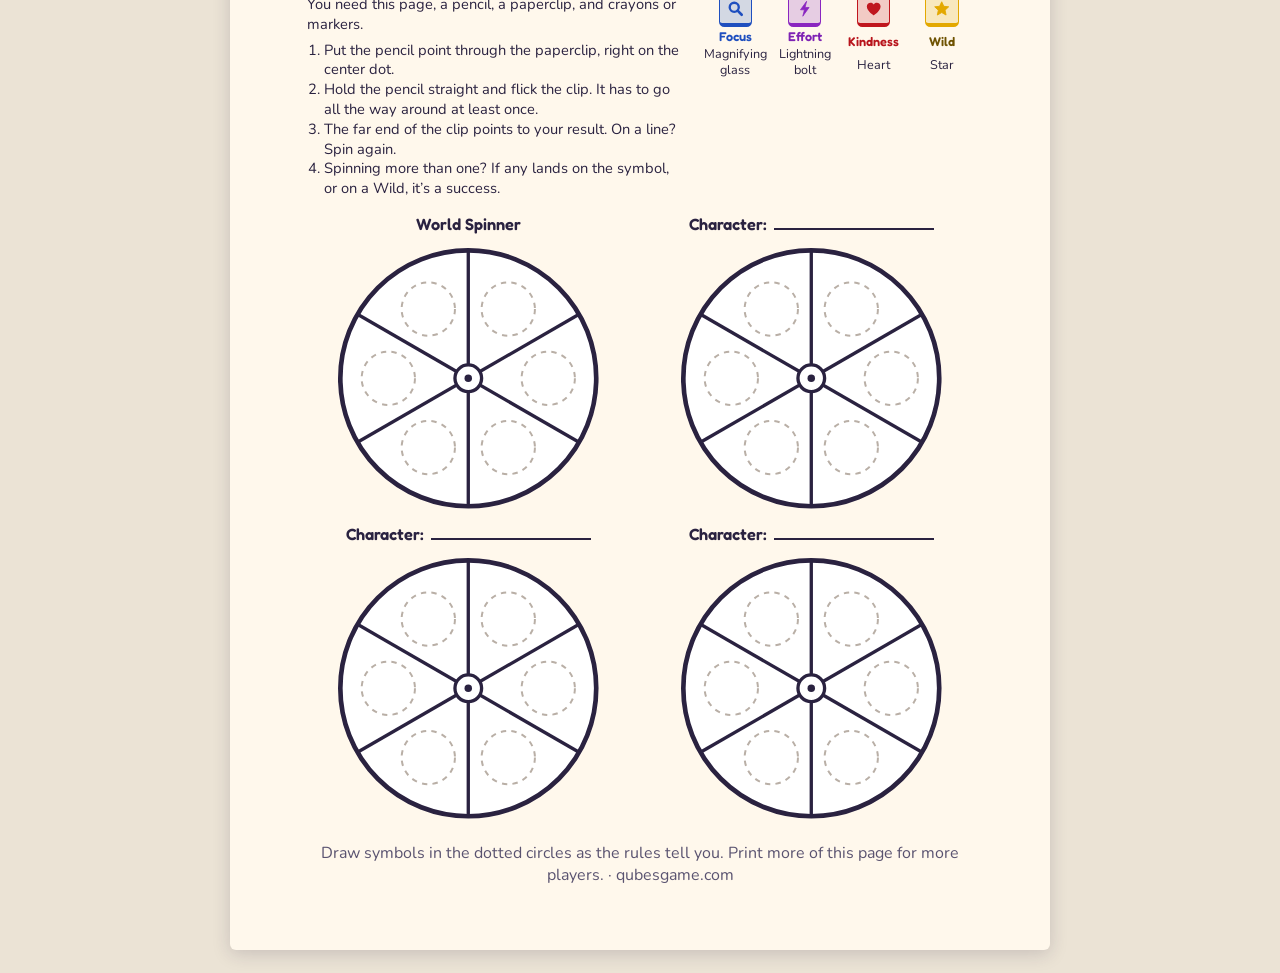
<file: rules/compact.html>
<!doctype html>
<html lang="en">
<head>
  <meta charset="utf-8">
  <meta name="viewport" content="width=device-width, initial-scale=1">
  <!--
    QUBES Print & Play rulebook, COMPACT edition: the same text as rules/index.html
    (the spinner edition of the Figma rulebook), packed onto 8 pages. Figma is the
    master copy; see SPINNER-CHANGES.md. Keep this in step with index.html.
  -->
  <title>QUBES Print &amp; Play Rulebook (Compact)</title>
  <meta name="description" content="The QUBES print-and-play rulebook on 8 pages, with paper spinners. Prints on Letter or A4.">
  <meta name="robots" content="noindex">
  <link rel="icon" type="image/png" sizes="32x32" href="../assets/favicon-32.png">
  <link rel="preload" href="../assets/fonts/fredoka.woff2" as="font" type="font/woff2" crossorigin>
  <link rel="preload" href="../assets/fonts/nunito.woff2" as="font" type="font/woff2" crossorigin>
  <link rel="stylesheet" href="rules.css">
</head>
<body class="compact">

<svg width="0" height="0" style="position:absolute" aria-hidden="true" focusable="false">
  <symbol id="i-focus" viewBox="0 0 24 24"><circle cx="10" cy="10" r="6.2" fill="none" stroke="currentColor" stroke-width="3.2"/><path d="M14.6 14.6 20.2 20.2" stroke="currentColor" stroke-width="3.6" stroke-linecap="round"/></symbol>
  <symbol id="i-effort" viewBox="0 0 24 24"><path d="M14.6 1.8 6.2 13.4h5.4L9.4 22.2l8.6-12h-5.5l2.1-8.4z" fill="currentColor" stroke="currentColor" stroke-width="1" stroke-linejoin="round"/></symbol>
  <symbol id="i-kind" viewBox="0 0 24 24"><path d="M12 21S2.6 15.3 2.6 8.9C2.6 5.9 4.9 3.6 7.8 3.6c1.8 0 3.3.9 4.2 2.4.9-1.5 2.4-2.4 4.2-2.4 2.9 0 5.2 2.3 5.2 5.3C21.4 15.3 12 21 12 21z" fill="currentColor"/></symbol>
  <symbol id="i-wild" viewBox="0 0 24 24"><path d="M12 2.4l2.9 6.2 6.7.7-5 4.6 1.4 6.7L12 17.2l-6 3.4 1.4-6.7-5-4.6 6.7-.7z" fill="currentColor" stroke="currentColor" stroke-width="1.2" stroke-linejoin="round"/></symbol>
  <symbol id="i-blank" viewBox="0 0 24 24"><circle cx="12" cy="12" r="10" fill="currentColor"/></symbol>
  <symbol id="i-bell" viewBox="0 0 24 24"><path d="M12 2a1.6 1.6 0 0 1 1.6 1.6v.6a6.4 6.4 0 0 1 4.9 6.3V15l2 2.6v1.1h-17v-1.1l2-2.6v-4.5a6.4 6.4 0 0 1 4.9-6.3v-.6A1.6 1.6 0 0 1 12 2zM9.4 19.8h5.2a2.6 2.6 0 0 1-5.2 0z" fill="currentColor"/></symbol>
  <symbol id="i-person" viewBox="0 0 24 24"><circle cx="12" cy="7" r="4" fill="currentColor"/><path d="M4 21a8 8 0 0 1 16 0z" fill="currentColor"/></symbol>
  <symbol id="i-people" viewBox="0 0 24 24" fill="currentColor"><circle cx="12" cy="6" r="3.2"/><circle cx="5" cy="9" r="2.4"/><circle cx="19" cy="9" r="2.4"/><path d="M6.5 20a5.5 5.5 0 0 1 11 0z"/><path d="M1 19a4 4 0 0 1 5-3.9A7 7 0 0 0 5 19z"/><path d="M23 19a4 4 0 0 0-5-3.9A7 7 0 0 1 19 19z"/></symbol>
  <symbol id="i-clock" viewBox="0 0 24 24"><circle cx="12" cy="12" r="9" fill="none" stroke="currentColor" stroke-width="2.6"/><path d="M12 7v5l3.5 2.5" fill="none" stroke="currentColor" stroke-width="2.6" stroke-linecap="round"/></symbol>
  <symbol id="spinner" viewBox="-100 -100 200 200">
    <circle r="96" fill="#fff" stroke="#2a2240" stroke-width="3.5"/>
    <g stroke="#2a2240" stroke-width="2.5">
      <line x1="0" y1="0" x2="0" y2="-96"/><line x1="0" y1="0" x2="83.14" y2="-48"/><line x1="0" y1="0" x2="83.14" y2="48"/>
      <line x1="0" y1="0" x2="0" y2="96"/><line x1="0" y1="0" x2="-83.14" y2="48"/><line x1="0" y1="0" x2="-83.14" y2="-48"/>
    </g>
    <g fill="none" stroke="#b9afa6" stroke-width="1.5" stroke-dasharray="4 4">
      <circle cx="30" cy="-51.96" r="20"/><circle cx="60" cy="0" r="20"/><circle cx="30" cy="51.96" r="20"/>
      <circle cx="-30" cy="51.96" r="20"/><circle cx="-60" cy="0" r="20"/><circle cx="-30" cy="-51.96" r="20"/>
    </g>
    <circle r="10" fill="#fff" stroke="#2a2240" stroke-width="2.5"/>
    <circle r="2.8" fill="#2a2240"/>
  </symbol>
</svg>

<header class="toolbar">
  <div class="inner">
    <span class="title">QUBES Print &amp; Play · Compact</span>
    <a href="../">← qubesgame.com</a>
    <a href="../downloads/qubes-rulebook-compact-letter.pdf">PDF (Letter)</a>
    <a href="../downloads/qubes-rulebook-compact-a4.pdf">PDF (A4)</a>
    <button type="button" onclick="window.print()">Print</button>
  </div>
</header>
<p class="screen-note">Printing from here: choose your paper size and set scale to 100% (or “Actual size”). Turn on “Background graphics” for color.</p>

<main>

<!-- C1. Masthead + Quick start + Symbols -->
<section class="page" aria-label="Quick start and the symbols">
  <div class="masthead">
    <img src="../assets/logo.png" alt="QUBES" width="759" height="185">
    <div>
      <p class="tag">A Kids First TTRPG</p>
      <p class="edition">Print &amp; Play Edition</p>
      <p class="facts-line">2+ Players · Ages 4+ · 15+ Minutes</p>
    </div>
  </div>

  <div class="sec">
    <span class="eyebrow">Quick Start</span>
    <h1>Get playing, fast!</h1>
    <p class="lead">One narrator tells the story, everyone else plays a character.</p>
    <div class="grid2">
      <ol class="steps">
        <li><span class="n">1</span><div><h3>Narrator sets the scene</h3><p>Say where everyone is and what is happening.</p></div></li>
        <li><span class="n">2</span><div><h3>Players say what they want to do</h3><p>“Gus wants to try to calm Bonnie down.”</p></div></li>
        <li><span class="n">3</span><div><h3>Narrator names a symbol</h3><p>“Give me a <strong class="k-kind">Kindness</strong> spin!”</p></div></li>
        <li><span class="n">4</span><div><h3>Spin your spinners</h3><p>Any matching symbol is a success!</p></div></li>
      </ol>
      <div>
        <div class="dark" style="display:flex;align-items:center;gap:1.6cqw;margin-top:0">
          <span class="tile kind sm"><svg aria-hidden="true"><use href="#i-kind"/></svg></span>
          <b style="font-size:var(--fs-small)">OR</b>
          <span class="tile wild sm"><svg aria-hidden="true"><use href="#i-wild"/></svg></span>
          <p>Match the symbol or spin a <span class="y">Wild</span> to succeed!</p>
        </div>
        <div class="note">
          <h4>No match? No problem!</h4>
          <p>The Narrator adds a <strong class="twist-word">Twist</strong>. Something changes, and the story keeps moving.</p>
        </div>
      </div>
    </div>
  </div>

  <div class="sec">
    <span class="eyebrow">Spinner Spaces</span>
    <h1>The Symbols</h1>
    <p class="lead">Each spinner will have at least one of these four symbols.</p>
    <div class="grid2 tight">
      <div class="card c-blue"><span class="tile focus"><svg aria-hidden="true"><use href="#i-focus"/></svg></span><div><h3>Focus</h3><p class="sub">Thinking and figuring out</p><p class="eg">Riddles, maps, finding clues</p></div></div>
      <div class="card c-purple"><span class="tile effort"><svg aria-hidden="true"><use href="#i-effort"/></svg></span><div><h3>Effort</h3><p class="sub">Might and movement</p><p class="eg">Climbing, running, lifting, chasing</p></div></div>
      <div class="card c-red"><span class="tile kind"><svg aria-hidden="true"><use href="#i-kind"/></svg></span><div><h3>Kindness</h3><p class="sub">Feelings and connection</p><p class="eg">Comforting, making friends, being brave</p></div></div>
      <div class="card c-gold"><span class="tile wild"><svg aria-hidden="true"><use href="#i-wild"/></svg></span><div><h3>Wild</h3><p class="sub">Matches any symbol</p><p class="eg">Counts as whatever is asked for</p></div></div>
    </div>
  </div>
</section>

<!-- C2. World spinner + Character spinner -->
<section class="page" aria-label="World spinner and character spinner">
  <div class="grid2">
    <div class="col">
      <div class="sec">
        <span class="eyebrow">World Spinner</span>
        <h1>Set the Odds</h1>
        <p class="lead">Before you play, make one World Spinner. It decides how often things go right.</p>
        <ol class="steps plain">
          <li><span class="n">1</span><p class="txt">Take one blank spinner</p></li>
          <li><span class="n">2</span><p class="txt">Draw a <strong class="k-wild">Wild</strong> in two spaces</p></li>
          <li><span class="n">3</span><p class="txt">Draw one <strong class="k-focus">Focus</strong>, <strong class="k-effort">Effort</strong>, &amp; <strong class="k-kind">Kindness</strong> on the spinner</p></li>
          <li><span class="n">4</span><p class="txt">Leave one space blank for now</p></li>
        </ol>
        <div class="tile-row" aria-label="A finished World Spinner: Focus, Effort, Kindness, Wild, Wild, and one blank space">
          <span class="tile focus"><svg><use href="#i-focus"/></svg></span><span class="tile effort"><svg><use href="#i-effort"/></svg></span><span class="tile kind"><svg><use href="#i-kind"/></svg></span><span class="tile wild"><svg><use href="#i-wild"/></svg></span><span class="tile wild"><svg><use href="#i-wild"/></svg></span><span class="tile blank"><svg><use href="#i-blank"/></svg></span>
        </div>
        <div class="dark"><p>2 Wild spaces + 1 of each symbol = a 50% chance to succeed on every spin.</p></div>
      </div>
    </div>
    <div class="col">
      <div class="sec">
        <span class="eyebrow">Character Spinner</span>
        <h1>Make It Yours</h1>
        <p class="lead">Every character gets their own spinner. It starts blank and you choose how it grows.</p>
        <ol class="steps plain">
          <li><span class="n">1</span><p class="txt">Take one blank spinner</p></li>
          <li><span class="n">2</span><p class="txt">Pick <strong class="k-focus">Focus</strong>, <strong class="k-effort">Effort</strong>, or <strong class="k-kind">Kindness</strong></p></li>
          <li><span class="n">3</span><p class="txt">Draw that symbol in one space</p></li>
          <li><span class="n">4</span><p class="txt">Leave the other spaces blank for now</p></li>
        </ol>
        <div class="tile-row" aria-label="A new Character Spinner: one Focus space and five blank spaces">
          <span class="tile focus"><svg><use href="#i-focus"/></svg></span><span class="tile blank"><svg><use href="#i-blank"/></svg></span><span class="tile blank"><svg><use href="#i-blank"/></svg></span><span class="tile blank"><svg><use href="#i-blank"/></svg></span><span class="tile blank"><svg><use href="#i-blank"/></svg></span><span class="tile blank"><svg><use href="#i-blank"/></svg></span>
        </div>
        <div class="dark"><p>You can add a Character Spinner any time that character is part of the spin.</p></div>
      </div>
    </div>
  </div>

  <div class="sec">
    <span class="eyebrow">World Spinner</span>
    <h1>Customize the World</h1>
    <p class="lead">Fill in the last space of the World Spinner.</p>
    <div class="grid2 tight">
      <div class="card c-blue"><span class="tile focus sm"><svg aria-hidden="true"><use href="#i-focus"/></svg></span><div><h3>Mystery World</h3><p>More puzzles, riddles, and detective stories.</p></div></div>
      <div class="card c-purple"><span class="tile effort sm"><svg aria-hidden="true"><use href="#i-effort"/></svg></span><div><h3>Action World</h3><p>Extra chases, races, and big adventures.</p></div></div>
      <div class="card c-red"><span class="tile kind sm"><svg aria-hidden="true"><use href="#i-kind"/></svg></span><div><h3>Friendship World</h3><p>All about making friends and helping others.</p></div></div>
      <div class="card c-gold"><span class="tile wild sm"><svg aria-hidden="true"><use href="#i-wild"/></svg></span><div><h3>Forgiving World</h3><p>Great for telling stories where things work out.</p></div></div>
    </div>
    <div class="note"><h4>This is all you need to start!</h4><p>Tell the story with just the World Spinner before adding more.</p></div>
  </div>

  <div class="sec">
    <span class="eyebrow">Character Spinner</span>
    <h1>Watch Them Grow</h1>
    <p class="lead">When your character does something big, the Narrator can let you draw a new symbol.</p>
    <div class="people">
      <div>
        <h3>This is Gus the Bus</h3>
        <p>Gus is very kind, a little clever, and still has room to grow.</p>
        <div class="tile-row" aria-label="Gus's spinner: three Kindness, one Focus, two blank"><span class="tile kind"><svg><use href="#i-kind"/></svg></span><span class="tile kind"><svg><use href="#i-kind"/></svg></span><span class="tile kind"><svg><use href="#i-kind"/></svg></span><span class="tile focus"><svg><use href="#i-focus"/></svg></span><span class="tile blank"><svg><use href="#i-blank"/></svg></span><span class="tile blank"><svg><use href="#i-blank"/></svg></span></div>
      </div>
      <div>
        <h3>This is Bonnie the Bulldozer</h3>
        <p>Bonnie tackles problems with pure power, but she can also be curious and thoughtful.</p>
        <div class="tile-row" aria-label="Bonnie's spinner: four Effort, one Focus, one Kindness"><span class="tile effort"><svg><use href="#i-effort"/></svg></span><span class="tile effort"><svg><use href="#i-effort"/></svg></span><span class="tile effort"><svg><use href="#i-effort"/></svg></span><span class="tile effort"><svg><use href="#i-effort"/></svg></span><span class="tile focus"><svg><use href="#i-focus"/></svg></span><span class="tile kind"><svg><use href="#i-kind"/></svg></span></div>
      </div>
    </div>
    <div class="note"><h4>A full spinner isn’t the goal</h4><p>We are looking for characters who have developed in their own way. A blank space is just another <strong class="twist-word">Twist</strong>.</p></div>
  </div>
</section>

<!-- C3. Example of play + Team up -->
<section class="page" aria-label="Example of play and team up">
  <div class="sec">
    <span class="eyebrow">Example of Play</span>
    <h1 style="margin-bottom:2cqw">The Harbor Rescue</h1>
    <div class="chat">
      <div class="msg n"><span class="avatar" aria-label="Narrator">N</span><p class="bubble">The sun is shining on Port Blossom Isle. Gus the Bus sees Bonnie the Bulldozer has a broken tread. “Go away!” Bonnie yells. What do you want to do?</p></div>
      <div class="msg p"><p class="bubble">Gus wants to honk gently and ask her why she’s upset.</p><span class="avatar green" aria-label="Player">P</span></div>
      <div class="msg n"><span class="avatar" aria-label="Narrator">N</span><p class="bubble">Perfect. Spin for <strong class="k-kind">Kindness</strong> for Gus to make a friendly connection.</p></div>
      <div class="spin-strip twist" role="img" aria-label="The spinner lands on Effort. No match: Twist!"><span class="side">Spin</span><span class="box"><span class="tile effort"><svg><use href="#i-effort"/></svg></span></span><span class="result">TWIST!</span></div>
      <div class="msg n"><span class="avatar" aria-label="Narrator">N</span><p class="bubble">Bonnie grumbles a hello, but turns to drive away. She has a nasty wobble in her wheels.</p></div>
      <div class="msg p"><p class="bubble">Can Gus look to see what’s making her so wobbly?</p><span class="avatar green" aria-label="Player">P</span></div>
      <div class="msg n"><span class="avatar" aria-label="Narrator">N</span><p class="bubble">Great idea. Spin for <strong class="k-focus">Focus</strong>!</p></div>
      <div class="spin-strip" role="img" aria-label="The spinner lands on Wild. Success!"><span class="side">Spin</span><span class="box"><span class="tile wild"><svg><use href="#i-wild"/></svg></span></span><span class="result">SUCCESS!</span></div>
      <div class="msg n"><span class="avatar" aria-label="Narrator">N</span><p class="bubble">Oh no, there’s a stone stuck in her tread. She’s not letting anyone help.</p></div>
      <div class="msg p dots"><p class="bubble" aria-label="The player thinks">•••</p><span class="avatar green" aria-label="Player">P</span></div>
    </div>
  </div>

  <div class="sec">
    <span class="eyebrow">Team Up</span>
    <h1>Better Together</h1>
    <p class="lead">When two characters work together, spin both Character Spinners, plus the World Spinner.</p>
    <div class="chat">
      <div class="msg p peach"><p class="bubble">Gus is going to push the log!</p><span class="avatar orange" aria-label="Gus's player">G</span></div>
      <div class="msg p"><p class="bubble">And Bonnie will push Gus!</p><span class="avatar green" aria-label="Bonnie's player">B</span></div>
      <div class="msg n"><span class="avatar" aria-label="Narrator">N</span><p class="bubble">That’s a lot of power! Everyone spin for <strong class="k-effort">Effort</strong>.</p></div>
      <div class="spin-strip" role="img" aria-label="Three spinners land on blank, Effort and Focus. One Effort matches: success!"><span class="side">Spin</span><span class="box"><span class="tile blank"><svg><use href="#i-blank"/></svg></span><span class="tile effort"><svg><use href="#i-effort"/></svg></span><span class="tile focus"><svg><use href="#i-focus"/></svg></span></span><span class="result">SUCCESS!</span></div>
    </div>
  </div>
</section>

<!-- C4. Playing a character + Twists + Running the game -->
<section class="page" aria-label="Playing a character, Twists, and running the game">
  <div class="sec">
    <span class="eyebrow">For Players</span>
    <h1>Playing a Character</h1>
    <div class="grid2" style="margin-top:1.6cqw">
      <ol class="steps">
        <li><span class="n">1</span><div><h3>Talk like your character</h3><p>Instead of "I say hi," try "Hi! I'm Gus!" It's more fun, and it's how you bring them to life.</p></div></li>
        <li><span class="n">2</span><div><h3>There's no wrong answer</h3><p>Whatever you try, the story finds a way to use it. That's what spinning is for.</p></div></li>
      </ol>
      <ol class="steps" start="3">
        <li><span class="n" style="background:var(--purple)">3</span><div><h3>Ask “What if…?”</h3><p>Not sure what your character would do? Just say what you're thinking. The Narrator will help.</p></div></li>
        <li><span class="n" style="background:var(--orange)">4</span><div><h3>Cheer for a <span class="twist-word">Twist</span>, too</h3><p>A miss isn't losing, it's a new part of the story. Some of the best moments come from a <span class="twist-word">Twist</span>.</p></div></li>
      </ol>
    </div>
    <div class="note"><h4>Your character acts however you want</h4><p>There's no rule book for who your character is, only what your character can do.</p></div>
  </div>

  <div class="sec">
    <span class="eyebrow">For the Narrator</span>
    <h1>What’s a <span class="twist-word">Twist</span>?</h1>
    <p class="lead">When a spin doesn't match, the story doesn't stop. The Narrator adds a <span class="twist-word">Twist</span> and something changes, but play keeps moving.</p>
    <div class="cards">
      <div class="card c-blue no-icon"><div><h3>It Gets Harder</h3><p class="sub">Something new stands in the way.</p><p class="eg">The bolt unscrewed, but now the tide is coming in!</p></div></div>
      <div class="card c-purple no-icon"><div><h3>Someone Steps In</h3><p class="sub">Another character gets a chance to help.</p><p class="eg">Bonnie can only do it with help. What will Gus do?</p></div></div>
      <div class="card c-red no-icon"><div><h3>It Costs Something</h3><p class="sub">It works, but not for free.</p><p class="eg">Bonnie is moving again but used up her tread patch.</p></div></div>
    </div>
    <div class="note"><p>A <strong class="twist-word">Twist</strong> is never “nothing happens.” Something always moves the story forward.</p></div>
  </div>

  <div class="sec">
    <span class="eyebrow">For the Narrator</span>
    <h1>Running the Game</h1>
    <p class="lead">You don't need a script. A few habits make every session better.</p>
    <div class="grid2">
      <ol class="steps">
        <li><span class="n">1</span><div><h3>Ask, don’t tell.</h3><p>“What do you see?” or “What does your character do?” gets kids inventing instead of waiting.</p></div></li>
        <li><span class="n">2</span><div><h3>Say yes when you can</h3><p>If an idea is fun and doesn't break the story, let it happen and spin for the parts that are uncertain.</p></div></li>
      </ol>
      <ol class="steps" start="3">
        <li><span class="n" style="background:var(--purple)">3</span><div><h3>Keep scenes short</h3><p>For young players, a scene that resolves in a few spins holds attention better than one that drags.</p></div></li>
        <li><span class="n" style="background:var(--orange)">4</span><div><h3>Follow their energy</h3><p>If they're excited about something you didn't plan, that's the story now.</p></div></li>
      </ol>
    </div>
    <div class="note"><p>There's no wrong way to narrate. The goal is a story everyone's excited to keep telling.</p></div>
  </div>
</section>

<!-- C5. Intro adventure + Cast -->
<section class="page" aria-label="Intro adventure and the cast">
  <div class="sec">
    <span class="eyebrow">Intro Adventure</span>
    <h1 style="margin-bottom:1.6cqw">The Tight Squeeze</h1>
    <div class="msg n">
      <span class="avatar" aria-label="Narrator">N</span>
      <p class="bubble"><span class="tag">READ ALOUD</span>“Sunny Port Blossom is buzzing! Tonight is the big festival on Granite Peak Isle, but the Skytide Bridge is still closed for repairs. Looks like everyone is going to have to ride Finley the Ferry, but Silas the Crane has already put the party supplies on Finley’s deck and there’s not enough room for anything else. What are we going to do!?”</p>
    </div>
    <div class="two-up">
      <div class="card c-red"><div><h3>The Problem</h3><p>Finley can’t carry everyone and everything. If the bridge opened, the cars could drive over!</p></div></div>
      <div class="card c-green"><div><h3>How It Ends</h3><p>Everyone reaches Granite Peak. If supplies don’t, the party changes to fit.</p></div></div>
    </div>
    <div class="dark">
      <p class="label" style="display:flex;justify-content:space-between;align-items:center">The Chime Clock <span class="bells-inline" style="color:var(--gold)"><svg style="color:var(--gold)" aria-hidden="true"><use href="#i-bell"/></svg><svg style="color:var(--gold)" aria-hidden="true"><use href="#i-bell"/></svg><svg style="color:var(--gold)" aria-hidden="true"><use href="#i-bell"/></svg></span></p>
      <p>The third chime signals the turning tide, when Finley must set off. Ring a chime when a scene is solved, on the second <span style="color:#f0884f">Twist</span> in a scene, or when play slows down. Friends can always navigate back to an earlier scene.</p>
    </div>
    <p class="section-label">The Three Scenes</p>
    <div class="scenes-row">
      <div style="--s:var(--red-soft);--c:var(--red)"><span class="n">1</span>The Dock</div>
      <div style="--s:var(--purple-soft);--c:var(--purple)"><span class="n">2</span>The Bridge</div>
      <div style="--s:var(--blue-soft);--c:var(--blue)"><span class="n">3</span>Last Call</div>
    </div>
  </div>

  <div class="sec">
    <span class="eyebrow">The Cast</span>
    <h1>Meet the Cast</h1>
    <p class="section-label" style="margin-top:1cqw">Players choose a friend, draw a symbol</p>
    <div class="cast-row">
      <div class="card c-red"><span class="tile kind sm"><svg aria-hidden="true"><use href="#i-kind"/></svg></span><h3>Gus the Bus</h3><p class="trait">Kindness</p><p>Kind, and always worried. “Rumble-bumble-hum-a-lum!”</p></div>
      <div class="card c-blue"><span class="tile focus sm"><svg aria-hidden="true"><use href="#i-focus"/></svg></span><h3>Tessa the Tram</h3><p class="trait">Focus</p><p>Organized and always on time. “Ting-a-ling!”</p></div>
      <div class="card c-purple"><span class="tile effort sm"><svg aria-hidden="true"><use href="#i-effort"/></svg></span><h3>Bonnie the Bulldozer</h3><p class="trait">Effort</p><p>Big, strong, and stubborn. “GRUMBLE-ROOOAR!”</p></div>
    </div>
    <p class="section-label">The Narrator plays</p>
    <div class="cards">
      <div class="card c-blue npc"><span class="tile focus sm"><svg aria-hidden="true"><use href="#i-focus"/></svg></span><div><h3>Finley the Ferry</h3><p><b>Wants</b> Nobody left behind · <b>Feels</b> Torn. The tide turns at the third chime. · <b>Says</b> “If I wait I’m late. If I go, someone’s left!”</p></div></div>
      <div class="card c-red npc"><span class="tile kind sm"><svg aria-hidden="true"><use href="#i-kind"/></svg></span><div><h3>Silas the Crane</h3><p><b>Wants</b> His work to be acknowledged · <b>Feels</b> Let down and unnoticed · <b>Says</b> “I’m not moving until someone says thanks!”</p></div></div>
      <div class="card c-purple npc"><span class="tile effort sm"><svg aria-hidden="true"><use href="#i-effort"/></svg></span><div><h3>Pip, Skip, and Molly Dash</h3><p><b>Wants</b> To play with the bridge crew · <b>Feels</b> Happy, unaware of any problem · <b>Says</b> “You have to catch us first!”</p></div></div>
    </div>
  </div>
</section>

<!-- C6. Scenes 1 and 2 -->
<section class="page" aria-label="Scenes 1 and 2">
  <div class="sec">
    <div class="scene-head"><span class="eyebrow">Scene 1 of 3</span><span class="bells-inline" aria-label="No chimes rung yet"><svg><use href="#i-bell"/></svg><svg><use href="#i-bell"/></svg><svg><use href="#i-bell"/></svg></span></div>
    <h1>The Dock</h1>
    <p class="goal">Goal: Make room on the ferry.</p>
    <div class="here"><span class="lbl">HERE</span><span class="chip c-blue">Finley</span><span class="chip c-red">Silas</span></div>
    <div class="msg n"><span class="avatar" aria-label="Narrator">N</span><p class="bubble">“Finley’s deck is nearly full, and Silas’s supply tower takes up half of it. Silas stands by, arms crossed. Far off, someone giggles at the bridge. What do you do?”</p></div>
    <p class="section-label">Spin Ideas</p>
    <div class="spin-list">
      <div style="--s:var(--blue-soft);--c:var(--blue)"><span class="tile focus"><svg aria-hidden="true"><use href="#i-focus"/></svg></span><p><b>Focus</b> Spot that Silas could restack to save space.</p></div>
      <div style="--s:var(--purple-soft);--c:var(--purple)"><span class="tile effort"><svg aria-hidden="true"><use href="#i-effort"/></svg></span><p><b>Effort</b> Shift some crates. A little room, but Silas frowns.</p></div>
      <div style="--s:var(--red-soft);--c:var(--red)"><span class="tile kind"><svg aria-hidden="true"><use href="#i-kind"/></svg></span><p><b>Kindness</b> Thank Silas for his hard work. He’ll restack!</p></div>
    </div>
    <div class="grid2 tight">
      <div class="twist-ideas"><h4>Twist ideas</h4><p><b class="k-focus">It Gets Harder:</b> The tower wobbles. Catch it!</p><p><b class="k-effort">Someone Steps In:</b> Finley asks a friend to help.</p></div>
      <div class="dark"><p class="label">Ring the next chime when</p><p class="big">Silas restacks, or the second Twist happens.</p><p><span class="y">When it rings:</span> Finley sighs, “If only the bridge were open!”</p><hr><p><span class="y">Stuck?</span> Ask: Has anyone thanked Silas yet?</p></div>
    </div>
  </div>

  <div class="sec">
    <div class="scene-head"><span class="eyebrow">Scene 2 of 3</span><span class="bells-inline" aria-label="One chime rung"><svg class="on"><use href="#i-bell"/></svg><svg><use href="#i-bell"/></svg><svg><use href="#i-bell"/></svg></span></div>
    <h1>The Bridge</h1>
    <p class="goal">Goal: Reopen the bridge so cars can drive over.</p>
    <div class="here"><span class="lbl">HERE</span><span class="chip c-gray">Bridge crew</span><span class="chip c-purple">Dash cars</span></div>
    <div class="msg n"><span class="avatar" aria-label="Narrator">N</span><p class="bubble">“The bridge crew’s trucks are zooming in circles instead of building! Three little cars are playing tag with them. What do you do?”</p></div>
    <p class="section-label">Spin Ideas</p>
    <div class="spin-list">
      <div style="--s:var(--blue-soft);--c:var(--blue)"><span class="tile focus"><svg aria-hidden="true"><use href="#i-focus"/></svg></span><p><b>Focus</b> Spot that the Dash cars love a good race.</p></div>
      <div style="--s:var(--purple-soft);--c:var(--purple)"><span class="tile effort"><svg aria-hidden="true"><use href="#i-effort"/></svg></span><p><b>Effort</b> Race the Dash cars. Win and they’ll stop!</p></div>
      <div style="--s:var(--red-soft);--c:var(--red)"><span class="tile kind"><svg aria-hidden="true"><use href="#i-kind"/></svg></span><p><b>Kindness</b> Invite them to play once the bridge is done.</p></div>
    </div>
    <div class="grid2 tight">
      <div class="twist-ideas"><h4>Twist ideas</h4><p><b class="k-kind">It Costs Something:</b> They stop, but you play one round.</p><p><b class="k-focus">It Gets Harder:</b> More vehicles join the game!</p></div>
      <div class="dark"><p class="label">Ring the next chime when</p><p>The crew is back at work, or the second Twist happens.</p><hr><p><span class="y">Stuck?</span> Default: the Dash cars are playing with the crew.</p></div>
    </div>
  </div>
</section>

<!-- C7. Scene 3 + Ways to win -->
<section class="page" aria-label="Scene 3 and ways to win">
  <div class="sec">
    <div class="scene-head"><span class="eyebrow">Scene 3 of 3</span><span class="bells-inline" aria-label="Two chimes rung"><svg class="on"><use href="#i-bell"/></svg><svg class="on"><use href="#i-bell"/></svg><svg><use href="#i-bell"/></svg></span></div>
    <h1>Last Call</h1>
    <p class="goal">Goal: Get everyone and everything ready to sail.</p>
    <div class="here"><span class="lbl">HERE</span><span class="chip c-blue">Finley</span><span class="chip c-red">Silas</span><span class="chip c-purple">Dash cars, if the bridge is open</span></div>
    <div class="msg n"><span class="avatar" aria-label="Narrator">N</span><p class="bubble">“Almost time! The bell tower is about to ring, and Finley’s engine hums. What’s the plan?”</p></div>
    <p class="section-label">Spin Ideas</p>
    <div class="spin-list">
      <div style="--s:var(--blue-soft);--c:var(--blue)"><span class="tile focus"><svg aria-hidden="true"><use href="#i-focus"/></svg></span><p><b>Focus</b> Show Finley a plan: two trips fit the tide.</p></div>
      <div style="--s:var(--purple-soft);--c:var(--purple)"><span class="tile effort"><svg aria-hidden="true"><use href="#i-effort"/></svg></span><p><b>Effort</b> Load, stack, and push everything into place.</p></div>
      <div style="--s:var(--red-soft);--c:var(--red)"><span class="tile kind"><svg aria-hidden="true"><use href="#i-kind"/></svg></span><p><b>Kindness</b> Cheer up anyone who feels left behind.</p></div>
    </div>
    <div class="grid2 tight">
      <div class="twist-ideas"><h4>Twist ideas</h4><p><b class="k-focus">It Gets Harder:</b> One last crate won’t fit!</p><p><b class="k-kind">It Costs Something:</b> A crate of supplies falls overboard.</p></div>
      <div class="dark"><p class="label">Ring the last chime when</p><p class="big">Everything is aboard, or the tide turns. Friends first!</p><p><span class="y">Not solved?</span> Silas’s extra supplies wait. A shut bridge means the crew and cars can’t ride, so the party moves to them.</p><hr><p><span class="y">Stuck?</span> Ask: What plan would let Finley make two trips?</p></div>
    </div>
  </div>

  <div class="sec">
    <div class="scene-head"><span class="eyebrow">Resolving the Story</span><span class="bells-inline" aria-label="All three chimes rung"><svg class="on"><use href="#i-bell"/></svg><svg class="on"><use href="#i-bell"/></svg><svg class="on"><use href="#i-bell"/></svg></span></div>
    <h1>Ways to Win</h1>
    <p class="goal" style="font-weight:400">Any idea that works is a good idea.</p>
    <div class="spin-list">
      <div style="--s:var(--red-soft);--c:var(--red)"><span class="tile kind"><svg aria-hidden="true"><use href="#i-kind"/></svg></span><p><b>Stack</b> Thank Silas. He restacks and makes room!</p></div>
      <div style="--s:var(--purple-soft);--c:var(--purple)"><span class="tile effort"><svg aria-hidden="true"><use href="#i-effort"/></svg></span><p><b>Help</b> Reopen the bridge. The cars drive over!</p></div>
      <div style="--s:var(--blue-soft);--c:var(--blue)"><span class="tile focus"><svg aria-hidden="true"><use href="#i-focus"/></svg></span><p><b>Wait</b> Show Finley a plan. He waits for a second trip.</p></div>
    </div>
    <div class="note dashed"><p><b>Say yes</b> to little ideas, like squeezing small things into gaps. <b>Fix one: good. Fix two: great. Fix all three: perfect!</b></p></div>
    <div class="grid2 tight">
      <div class="twist-ideas"><h4>Secrets to Find <span style="font-size:.75em;color:var(--muted)">Reveal when asked</span></h4><p>• <b>Silas:</b> A real thank-you gets him restacking.</p><p>• <b>Dash cars:</b> They aren’t bad, they just want to play.</p><p>• <b>Finley:</b> He waits once if the plan fits the tide.</p></div>
      <div class="dark"><p class="label" style="font:600 var(--fs-h3)/1.2 var(--display);text-transform:none;letter-spacing:0">The Party: Friends First!</p><ul><li>Tide turns? Everyone rides. Extra stuff waits.</li><li>Can't ride? The party moves to them.</li><li>Short on stuff? Make decorations, be the band!</li><li>Then everyone draws a new symbol on their spinner.</li></ul></div>
    </div>
  </div>
</section>

<!-- C8. Spinner sheet with how-to -->
<section class="page sheet" aria-label="Make your spinners">
  <span class="eyebrow">Print &amp; Play</span>
  <h1 style="text-align:left">Make Your Spinners</h1>
  <div class="sheet-howto">
    <div>
      <p style="font-size:var(--fs-body);margin-bottom:1cqw">You need this page, a pencil, a paperclip, and crayons or markers.</p>
      <ol>
        <li>Put the pencil point through the paperclip, right on the center dot.</li>
        <li>Hold the pencil straight and flick the clip. It has to go all the way around at least once.</li>
        <li>The far end of the clip points to your result. On a line? Spin again.</li>
        <li>Spinning more than one? If any lands on the symbol, or on a Wild, it’s a success.</li>
      </ol>
    </div>
    <div class="draw-key">
      <div><span class="tile focus"><svg aria-hidden="true"><use href="#i-focus"/></svg></span><b class="k-focus">Focus</b>Magnifying glass</div>
      <div><span class="tile effort"><svg aria-hidden="true"><use href="#i-effort"/></svg></span><b class="k-effort">Effort</b>Lightning bolt</div>
      <div><span class="tile kind"><svg aria-hidden="true"><use href="#i-kind"/></svg></span><b class="k-kind">Kindness</b>Heart</div>
      <div><span class="tile wild"><svg aria-hidden="true"><use href="#i-wild"/></svg></span><b class="k-wild">Wild</b>Star</div>
    </div>
  </div>
  <div class="spinners">
    <div class="spinner"><p class="name">World Spinner</p><svg role="img" aria-label="Blank six-space spinner"><use href="#spinner"/></svg></div>
    <div class="spinner"><p class="name">Character:<span class="blankline"></span></p><svg role="img" aria-label="Blank six-space spinner"><use href="#spinner"/></svg></div>
    <div class="spinner"><p class="name">Character:<span class="blankline"></span></p><svg role="img" aria-label="Blank six-space spinner"><use href="#spinner"/></svg></div>
    <div class="spinner"><p class="name">Character:<span class="blankline"></span></p><svg role="img" aria-label="Blank six-space spinner"><use href="#spinner"/></svg></div>
  </div>
  <p class="foot">Draw symbols in the dotted circles as the rules tell you. Print more of this page for more players. · qubesgame.com</p>
</section>

</main>
</body>
</html>
</file>
<file: style.css>
/* QUBES playtest site. Colors come from the rulebook. */

@font-face {
  font-family: "Fredoka";
  src: url("assets/fonts/fredoka.woff2") format("woff2");
  font-weight: 300 700;
  font-display: swap;
}
@font-face {
  font-family: "Nunito";
  src: url("assets/fonts/nunito.woff2") format("woff2");
  font-weight: 200 1000;
  font-display: swap;
}

:root {
  color-scheme: light;

  --cream: #fff8ec;
  --paper: #ffffff;
  --ink: #2a2240;
  --ink-2: #4a4260;
  --line: #e6dccb;

  /* Symbol colors (text-safe on cream and on their pastels) */
  --red: #a51219;
  --blue: #1f4fbf;
  --purple: #7e22b4;
  --green: #1c7341;
  /* Fill-only colors (too light for text) */
  --yellow: #e3a800;
  --orange: #d4561a;

  /* Card pastels from the rulebook */
  --red-soft: #f2cbc5;
  --blue-soft: #d3d8e3;
  --purple-soft: #e6cde3;
  --yellow-soft: #f8e8be;

  --radius: 24px;
  --radius-sm: 14px;
  --gutter: 20px;
  --max: 1040px;

  --font-display: "Fredoka", "Arial Rounded MT Bold", ui-rounded, system-ui, sans-serif;
  --font-body: "Nunito", ui-rounded, system-ui, -apple-system, "Segoe UI", sans-serif;
}

*, *::before, *::after { box-sizing: border-box; }

html {
  scroll-behavior: smooth;
  scroll-padding-top: 76px;
  -webkit-text-size-adjust: 100%;
}
@media (prefers-reduced-motion: reduce) {
  html { scroll-behavior: auto; }
  * { transition: none !important; }
}

body {
  margin: 0;
  background: var(--cream);
  color: var(--ink);
  font-family: var(--font-body);
  font-size: 1.125rem; /* 18px */
  line-height: 1.6;
  overflow-x: hidden;
}

img { max-width: 100%; height: auto; display: block; }

h1, h2, h3 {
  font-family: var(--font-display);
  font-weight: 600;
  line-height: 1.15;
  margin: 0 0 0.5em;
}
h2 { font-size: clamp(1.75rem, 5vw, 2.4rem); }
h3 { font-size: 1.3rem; }
p { margin: 0 0 1em; }

a { color: var(--blue); text-underline-offset: 3px; }
a:hover { text-decoration-thickness: 2px; }

:focus-visible {
  outline: 4px solid var(--blue);
  outline-offset: 3px;
  border-radius: 6px;
}

.wrap {
  width: 100%;
  max-width: var(--max);
  margin-inline: auto;
  padding-inline: var(--gutter);
}

.skip-link {
  position: absolute;
  left: 12px;
  top: -100px;
  background: var(--ink);
  color: var(--cream);
  padding: 12px 18px;
  border-radius: var(--radius-sm);
  z-index: 100;
  font-weight: 700;
}
.skip-link:focus { top: 12px; }

/* ---------- Top bar ---------- */
.topbar {
  position: sticky;
  top: 0;
  z-index: 50;
  background: color-mix(in srgb, var(--cream) 92%, transparent);
  backdrop-filter: blur(6px);
  border-bottom: 2px solid var(--line);
}
.topbar .wrap {
  display: flex;
  align-items: center;
  justify-content: space-between;
  gap: 12px;
  min-height: 64px;
}
.topbar .brand img { width: 120px; }
.topbar nav ul {
  display: flex;
  gap: 4px;
  list-style: none;
  margin: 0;
  padding: 0;
}
.topbar nav a {
  display: inline-flex;
  align-items: center;
  min-height: 48px;
  padding: 0 12px;
  font-weight: 800;
  color: var(--ink);
  text-decoration: none;
  border-radius: var(--radius-sm);
}
.topbar nav a:hover { background: var(--paper); }
@media (max-width: 420px) {
  .topbar .brand img { width: 96px; }
  .topbar nav a { padding: 0 8px; font-size: 1rem; }
  .topbar nav .optional { display: none; }
}

/* ---------- Buttons (styled like the logo tiles) ---------- */
.btn {
  display: inline-flex;
  align-items: center;
  justify-content: center;
  gap: 10px;
  min-height: 56px;
  padding: 12px 24px;
  font-family: var(--font-display);
  font-size: 1.2rem;
  font-weight: 600;
  text-decoration: none;
  text-align: center;
  color: var(--ink);
  background: var(--paper);
  border: 3px solid var(--ink);
  border-radius: 16px;
  box-shadow: 0 6px 0 var(--ink);
  transition: transform 0.08s ease, box-shadow 0.08s ease;
}
.btn:hover { transform: translateY(2px); box-shadow: 0 4px 0 var(--ink); }
.btn:active { transform: translateY(6px); box-shadow: 0 0 0 var(--ink); }
.btn-primary { background: var(--red); color: #fff; }
.btn-blue { background: var(--blue); color: #fff; }
.btn-green { background: var(--green); color: #fff; }

.btn-row {
  display: flex;
  flex-direction: column;
  gap: 18px;
  margin-top: 1.5rem;
}
@media (min-width: 640px) {
  .btn-row { flex-direction: row; flex-wrap: wrap; }
}

/* Unfilled placeholder links get a visible TODO tag */
a[href$="_URL"]::after,
a[href="mailto:CONTACT_EMAIL"]::after {
  content: "TODO";
  font-family: var(--font-body);
  font-size: 0.7rem;
  font-weight: 900;
  letter-spacing: 0.06em;
  background: var(--yellow);
  color: var(--ink);
  border-radius: 6px;
  padding: 1px 6px;
  margin-left: 8px;
}
.todo {
  background: var(--yellow-soft);
  color: var(--ink);
  border: 2px dashed var(--yellow);
  border-radius: 6px;
  padding: 0 6px;
  font-weight: 700;
}

/* ---------- Sections ---------- */
section { padding-block: 56px; }
section + section { border-top: 2px solid var(--line); }
.eyebrow {
  display: block;
  font-family: var(--font-body);
  font-size: 0.95rem;
  font-weight: 900;
  letter-spacing: 0.12em;
  text-transform: uppercase;
  color: var(--red);
  margin-bottom: 6px;
}
.lead { font-size: 1.25rem; }
.narrow { max-width: 680px; }

/* ---------- Hero ---------- */
.hero { padding-block: 40px 56px; text-align: center; }
.hero .logo { width: min(560px, 100%); margin: 0 auto 20px; }
.hero h1 {
  font-size: clamp(1.6rem, 5.5vw, 2.5rem);
  margin-bottom: 0.4em;
}
.hero .lead { max-width: 600px; margin-inline: auto; color: var(--ink-2); }
.facts {
  display: flex;
  flex-wrap: wrap;
  justify-content: center;
  gap: 12px 28px;
  list-style: none;
  padding: 0;
  margin: 24px 0 0;
  font-family: var(--font-display);
  font-size: 1.25rem;
  font-weight: 600;
}
.facts li { display: inline-flex; align-items: center; gap: 8px; }
.facts svg { width: 28px; height: 28px; flex: none; }
.hero .btn-row { justify-content: center; align-items: center; }
.hero .symbols { width: min(300px, 70%); margin: 36px auto 0; }

/* ---------- Cards ---------- */
.card {
  background: var(--paper);
  border-radius: var(--radius);
  padding: 24px;
}
.card.red { background: var(--red-soft); }
.card.blue { background: var(--blue-soft); }
.card.purple { background: var(--purple-soft); }
.card.yellow { background: var(--yellow-soft); }

.two-col { display: grid; gap: 28px; align-items: center; }
@media (min-width: 820px) {
  .two-col { grid-template-columns: 1.1fr 1fr; gap: 48px; }
}

.placeholder-art {
  aspect-ratio: 4 / 3;
  display: grid;
  place-items: center;
  text-align: center;
  padding: 20px;
  background: var(--blue-soft);
  border: 3px dashed var(--ink-2);
  border-radius: var(--radius);
  color: var(--ink-2);
  font-weight: 700;
}

.cast {
  display: grid;
  gap: 16px;
  list-style: none;
  padding: 0;
  margin: 28px 0 0;
}
@media (min-width: 640px) { .cast { grid-template-columns: repeat(3, 1fr); } }
.cast h3 { margin-bottom: 4px; }
.cast p { margin: 0; font-weight: 800; }
.cast .red h3 { color: var(--red); }
.cast .blue h3 { color: var(--blue); }
.cast .purple h3 { color: var(--purple); }

/* ---------- Lists ---------- */
.steps {
  list-style: none;
  counter-reset: step;
  padding: 0;
  margin: 0;
  display: grid;
  gap: 16px;
}
.steps li {
  counter-increment: step;
  display: grid;
  grid-template-columns: 52px 1fr;
  gap: 16px;
  align-items: start;
  background: var(--paper);
  border-radius: var(--radius);
  padding: 18px 20px;
}
.steps li::before {
  content: counter(step);
  display: grid;
  place-items: center;
  width: 52px;
  height: 52px;
  border-radius: 50%;
  color: #fff;
  font-family: var(--font-display);
  font-size: 1.5rem;
  font-weight: 600;
  background: var(--red);
}
.steps li:nth-child(2)::before { background: var(--blue); }
.steps li:nth-child(3)::before { background: var(--purple); }
.steps li:nth-child(4)::before { background: var(--green); }
.steps li p { margin: 0; align-self: center; }

.ticks {
  list-style: none;
  padding: 0;
  margin: 0 0 1em;
  display: grid;
  gap: 12px;
}
.ticks li {
  position: relative;
  padding-left: 40px;
}
.ticks li::before {
  content: "";
  position: absolute;
  left: 0;
  top: 0.2em;
  width: 26px;
  height: 26px;
  border-radius: 8px;
  background: var(--green) url("data:image/svg+xml,%3Csvg xmlns='http://www.w3.org/2000/svg' viewBox='0 0 24 24' fill='none' stroke='white' stroke-width='3.5' stroke-linecap='round' stroke-linejoin='round'%3E%3Cpath d='M5 12.5l4.5 4.5L19 7.5'/%3E%3C/svg%3E") center / 18px no-repeat;
}
.ticks.boxes li::before {
  background: var(--paper);
  border: 3px solid var(--ink);
}

/* ---------- Kids note ---------- */
.kids {
  background: var(--yellow-soft);
  border: 3px solid var(--ink);
  border-radius: var(--radius);
  box-shadow: 0 8px 0 var(--ink);
  padding: 28px 24px;
  text-align: center;
}
.kids p {
  font-family: var(--font-display);
  font-size: clamp(1.5rem, 5vw, 2.1rem);
  font-weight: 500;
  line-height: 1.35;
  margin: 0;
}
.kids .read-aloud {
  font-family: var(--font-body);
  font-size: 1rem;
  font-weight: 800;
  color: var(--ink-2);
  margin-bottom: 12px;
}

/* ---------- Remote ---------- */
.remote-grid { display: grid; gap: 20px; margin-top: 28px; }
@media (min-width: 820px) { .remote-grid { grid-template-columns: 1fr 1fr; } }
.remote-grid .card h3 { margin-bottom: 12px; }
.note {
  border-left: 6px solid var(--purple);
  background: var(--paper);
  border-radius: 0 var(--radius-sm) var(--radius-sm) 0;
  padding: 16px 20px;
  margin-top: 24px;
}
.note p { margin: 0; }

/* ---------- FAQ ---------- */
.faq { display: grid; gap: 12px; margin-top: 20px; }
.faq details {
  background: var(--paper);
  border-radius: var(--radius-sm);
  border: 2px solid var(--line);
}
.faq summary {
  cursor: pointer;
  list-style: none;
  display: flex;
  justify-content: space-between;
  align-items: center;
  gap: 12px;
  min-height: 56px;
  padding: 12px 20px;
  font-family: var(--font-display);
  font-size: 1.2rem;
  font-weight: 600;
}
.faq summary::-webkit-details-marker { display: none; }
.faq summary::after {
  content: "+";
  font-size: 1.6rem;
  line-height: 1;
  color: var(--blue);
  flex: none;
}
.faq details[open] summary::after { content: "–"; }
.faq details p { padding: 0 20px 16px; margin: 0; }

.contact-line { font-size: 1.25rem; font-weight: 700; }

/* ---------- Footer ---------- */
footer {
  background: var(--ink);
  color: var(--cream);
  padding-block: 32px;
  text-align: center;
  font-size: 1rem;
}
footer p { margin: 0; }
footer .todo { background: transparent; color: var(--cream); border-color: var(--yellow); }

.photo { width: 100%; border-radius: var(--radius); border: 3px solid var(--ink); box-shadow: 0 8px 0 var(--ink); }
.more-downloads { margin-top: 0.5rem; }
.more-downloads summary { cursor: pointer; min-height: 48px; display: flex; align-items: center; font-weight: 800; color: var(--blue); }
.more-downloads ul { margin: 0 0 0.5rem; padding-left: 1.2em; display: grid; gap: 0.5rem; }
</file>
<file: rules/rules.css>
/* QUBES Print & Play rulebook. Each .page is one printed sheet (Letter or A4). */

@font-face {
  font-family: "Fredoka";
  src: url("../assets/fonts/fredoka.woff2") format("woff2");
  font-weight: 300 700;
  font-display: swap;
}
@font-face {
  font-family: "Nunito";
  src: url("../assets/fonts/nunito.woff2") format("woff2");
  font-weight: 200 1000;
  font-display: swap;
}

:root {
  color-scheme: light;
  --cream: #fff8ec;
  --desk: #ebe3d5;
  --ink: #2a2240;
  --muted: #5a5370;
  --line: #ddd3c6;

  --red: #b8141c;      --red-soft: #f2cbc5;
  --blue: #1f4fbf;     --blue-soft: #d3d8e3;
  --purple: #7e22b4;   --purple-soft: #e6cde3;
  --gold: #e3a800;     --gold-soft: #f8e8be;  --gold-text: #6e5200;
  --orange: #c84f14;   --orange-soft: #f6d8c4;
  --green: #1c7341;    --green-soft: #d4dece;
  --note: #fff0c4;
  --bubble: #d9cfc7;
  --blank: #2a2240;    --blank-soft: #d8d0cc;

  --display: "Fredoka", "Arial Rounded MT Bold", ui-rounded, system-ui, sans-serif;
  --body: "Nunito", ui-rounded, system-ui, -apple-system, "Segoe UI", sans-serif;
}

* { box-sizing: border-box; }
html { -webkit-text-size-adjust: 100%; }
body {
  margin: 0;
  background: var(--desk);
  color: var(--ink);
  font-family: var(--body);
  -webkit-print-color-adjust: exact;
  print-color-adjust: exact;
}
img { display: block; max-width: 100%; height: auto; }
:focus-visible { outline: 4px solid var(--blue); outline-offset: 3px; border-radius: 6px; }

/* ---------- Screen toolbar ---------- */
.toolbar {
  position: sticky;
  top: 0;
  z-index: 10;
  background: var(--ink);
  color: var(--cream);
}
.toolbar .inner {
  max-width: 860px;
  margin: 0 auto;
  padding: 10px 16px;
  display: flex;
  flex-wrap: wrap;
  align-items: center;
  gap: 8px 14px;
}
.toolbar .title { font-family: var(--display); font-weight: 600; font-size: 1.15rem; margin-right: auto; }
.toolbar a, .toolbar button {
  display: inline-flex;
  align-items: center;
  min-height: 44px;
  padding: 0 14px;
  border-radius: 12px;
  border: 2px solid var(--cream);
  background: transparent;
  color: var(--cream);
  font: 700 1rem var(--body);
  text-decoration: none;
  cursor: pointer;
}
.toolbar button { background: var(--cream); color: var(--ink); }
.toolbar a:hover, .toolbar button:hover { background: #3b3258; color: var(--cream); }
.screen-note {
  max-width: 860px;
  margin: 16px auto 0;
  padding: 0 16px;
  font-size: 1rem;
  color: var(--muted);
}

/* ---------- Page box ---------- */
.page {
  container-type: inline-size;
  position: relative;
  width: min(100% - 32px, 820px);
  aspect-ratio: 7.4 / 10.1;
  margin: 24px auto;
  padding: 9cqw 10cqw 8cqw;
  background: var(--cream);
  border-radius: 6px;
  box-shadow: 0 4px 18px rgba(42, 34, 64, 0.18);
  overflow: hidden;

  --fs-eyebrow: max(13px, 3.1cqw);
  --fs-h1: max(30px, 7cqw);
  --fs-lead: max(17px, 3.6cqw);
  --fs-h3: max(17px, 3.5cqw);
  --fs-body: max(15px, 2.9cqw);
  --fs-small: max(14px, 2.6cqw);
  --gap: 2.4cqw;
  --r: 2.6cqw;
}

.eyebrow {
  display: block;
  font: 800 var(--fs-eyebrow) / 1.2 var(--body);
  letter-spacing: 0.09em;
  text-transform: uppercase;
  color: var(--red);
  margin: 0 0 1cqw;
}
.page h1 {
  font: 600 var(--fs-h1) / 1.05 var(--display);
  margin: 0 0 2cqw;
  letter-spacing: -0.01em;
}
.page .lead { font-size: var(--fs-lead); line-height: 1.45; margin: 0 0 5cqw; }
.page .goal { font: 700 var(--fs-lead) / 1.3 var(--body); color: var(--muted); margin: 0 0 2cqw; }
.page p { margin: 0; }
.twist-word { color: var(--orange); }
.k-focus { color: var(--blue); } .k-effort { color: var(--purple); }
.k-kind { color: var(--red); } .k-wild { color: var(--gold-text); }
strong.k-focus, strong.k-effort, strong.k-kind, strong.k-wild,
.k-focus.d, .k-effort.d, .k-kind.d, .k-wild.d { font-family: var(--display); font-weight: 600; }

/* ---------- Symbol tiles ---------- */
.tile {
  --ts: max(40px, 11cqw);
  display: inline-grid;
  place-items: center;
  flex: none;
  width: var(--ts);
  height: var(--ts);
  border: calc(var(--ts) * 0.055) solid var(--c);
  border-bottom-width: calc(var(--ts) * 0.13);
  border-radius: calc(var(--ts) * 0.16);
  background: var(--s);
  color: var(--c);
}
.tile svg { width: 62%; height: 62%; }
.tile.focus { --c: var(--blue); --s: var(--blue-soft); }
.tile.effort { --c: #8a26c0; --s: var(--purple-soft); }
.tile.kind { --c: #c0161e; --s: var(--red-soft); }
.tile.wild { --c: var(--gold); --s: var(--gold-soft); }
.tile.blank { --c: var(--blank); --s: var(--blank-soft); }
.tile.blank svg { width: 56%; height: 56%; }
.tile.sm { --ts: max(28px, 6.4cqw); }
.tile.md { --ts: max(36px, 9.5cqw); }
.tile-row { display: flex; gap: 2.4cqw; justify-content: center; flex-wrap: wrap; }

/* ---------- Numbered steps ---------- */
.steps { list-style: none; padding: 0; margin: 0; display: grid; gap: 4.2cqw; }
.steps li { display: grid; grid-template-columns: 6.6cqw 1fr; gap: 3cqw; align-items: center; }
.steps .n {
  display: grid; place-items: center;
  width: 6.6cqw; height: 6.6cqw; min-width: 28px; min-height: 28px;
  border-radius: 50%;
  color: #fff;
  font: 600 max(14px, 3.3cqw) / 1 var(--display);
  background: var(--red);
}
.steps li:nth-child(2) .n { background: var(--blue); }
.steps li:nth-child(3) .n { background: var(--purple); }
.steps li:nth-child(4) .n { background: var(--orange); }
.steps h3 { font: 600 var(--fs-h3) / 1.2 var(--display); margin: 0 0 0.6cqw; }
.steps p { font-size: var(--fs-body); line-height: 1.4; color: var(--muted); }
.steps.plain li { grid-template-columns: 6.6cqw 1fr; }
.steps.plain .txt { font-size: var(--fs-lead); line-height: 1.35; }

/* ---------- Cards ---------- */
.cards { display: grid; gap: var(--gap); }
.card {
  display: grid;
  grid-template-columns: auto 1fr;
  gap: 3.2cqw;
  align-items: center;
  padding: 3cqw 3.2cqw;
  border-radius: var(--r);
  background: var(--s, var(--blue-soft));
}
.card.no-icon { grid-template-columns: 1fr; }
.card h3 { font: 600 max(17px, 3.6cqw) / 1.15 var(--display); margin: 0 0 0.6cqw; color: var(--c); }
.card .sub { font: 700 var(--fs-body) / 1.35 var(--body); }
.card .eg { font: italic 400 var(--fs-body) / 1.35 var(--body); }
.card p { font-size: var(--fs-body); line-height: 1.4; }
.card.c-blue { --s: var(--blue-soft); --c: var(--blue); }
.card.c-purple { --s: var(--purple-soft); --c: var(--purple); }
.card.c-red { --s: var(--red-soft); --c: var(--red); }
.card.c-gold { --s: var(--gold-soft); --c: var(--gold-text); }
.card.c-green { --s: var(--green-soft); --c: var(--green); }
.card.slim { padding: 2cqw 3cqw; gap: 2.6cqw; }
.card.slim h3 { font-size: max(16px, 3.3cqw); margin: 0; }

.note {
  margin-top: 5cqw;
  padding: 3cqw 3.2cqw;
  border-radius: var(--r);
  background: var(--note);
}
.note h4 { font: 600 var(--fs-h3) / 1.2 var(--display); margin: 0 0 0.6cqw; }
.note p { font-size: var(--fs-body); line-height: 1.4; color: var(--muted); }
.note.dashed { background: transparent; border: 2px dashed var(--line); }
.note.dashed p { color: var(--ink); }

.dark {
  margin-top: 5cqw;
  padding: 3.4cqw 3.4cqw;
  border-radius: var(--r);
  background: var(--ink);
  color: #fff;
}
.dark p { font-size: var(--fs-lead); line-height: 1.4; }
.dark .label { font: 800 var(--fs-small) / 1.3 var(--body); letter-spacing: 0.08em; text-transform: uppercase; color: var(--gold); margin-bottom: 1cqw; }
.dark .y { color: var(--gold); font-weight: 800; }
.dark .big { font: 700 var(--fs-lead) / 1.35 var(--body); }
.dark .small { font-size: var(--fs-body); }
.dark hr { border: 0; border-top: 1px solid #4a4262; margin: 2.4cqw 0; width: 70%; }
.dark ul { margin: 1cqw 0 0; padding: 0; list-style: none; display: grid; gap: 1.2cqw; }
.dark li { position: relative; padding-left: 4cqw; font-size: var(--fs-body); }
.dark li::before { content: ""; position: absolute; left: 0.6cqw; top: 0.55em; width: 1.6cqw; height: 1.6cqw; border-radius: 50%; background: var(--gold); }

.page .section-label {
  display: flex; align-items: center; gap: 2cqw;
  font: 800 var(--fs-small) / 1.2 var(--body);
  letter-spacing: 0.1em; text-transform: uppercase; color: var(--muted);
  margin: 4cqw 0 2cqw;
}
.page .section-label::after { content: ""; flex: 1; border-top: 2px solid var(--line); }

/* ---------- Chat (examples of play) ---------- */
.chat { display: grid; gap: 3.4cqw; }
.msg { display: grid; align-items: end; gap: 2.6cqw; }
.msg.n { grid-template-columns: 8.8cqw 1fr; }
.msg.p { grid-template-columns: 1fr 8.8cqw; margin-right: 0; }
.msg.p .bubble { margin-right: 0; }
.msg.p { padding-right: 0; }
.msg.p .bubble { order: 0; }
.avatar {
  display: grid; place-items: center;
  width: 8.8cqw; height: 8.8cqw; min-width: 34px; min-height: 34px;
  border-radius: 50%;
  color: #fff; font: 600 max(16px, 4cqw) / 1 var(--display);
  background: var(--ink);
}
.avatar.green { background: var(--green); }
.avatar.orange { background: var(--orange); }
.bubble {
  padding: 2.6cqw 3cqw;
  border-radius: var(--r);
  font-size: var(--fs-lead);
  line-height: 1.45;
  background: var(--bubble);
}
.msg.n .bubble { border-bottom-left-radius: 0; }
.msg.p .bubble { background: var(--green-soft); border-bottom-right-radius: 0; margin-right: 0; }
.msg.p.peach .bubble { background: var(--orange-soft); }
.bubble.read { font-size: var(--fs-body); }
.bubble .tag { display: block; font: 800 var(--fs-small) / 1.2 var(--body); letter-spacing: 0.08em; color: var(--muted); margin-bottom: 0.8cqw; }
.msg.p .bubble { margin-right: 0; }
.msg.p > .bubble { margin-left: 0; }
.msg.dots .bubble { justify-self: end; padding: 2cqw 4cqw; font-weight: 900; letter-spacing: 0.2em; }

.spin-strip {
  display: grid;
  grid-template-columns: 7cqw 1fr 21cqw;
  align-items: stretch;
  border-radius: var(--r);
  background: var(--strip, var(--green));
  color: #fff;
  overflow: hidden;
  min-height: 18cqw;
}
.spin-strip.twist { --strip: var(--orange); }
.spin-strip .side { writing-mode: vertical-rl; transform: rotate(180deg); display: grid; place-items: center; font: 600 var(--fs-h3) / 1 var(--display); }
.spin-strip .box { margin: 0.7cqw 0; background: var(--cream); border-radius: var(--r); display: flex; gap: 2cqw; align-items: center; justify-content: center; padding: 2cqw; }
.spin-strip .box .tile:nth-child(odd) { transform: rotate(-4deg); }
.spin-strip .box .tile:nth-child(even) { transform: rotate(3deg); }
.spin-strip .result { display: grid; place-items: center; font: 700 max(15px, 3.2cqw) / 1 var(--display); letter-spacing: 0.02em; text-align: center; }

/* ---------- Scene pages ---------- */
.bells { position: absolute; top: 7cqw; right: 10cqw; display: flex; gap: 2cqw; }
.bells svg { width: 4.4cqw; height: 4.4cqw; color: var(--bubble); }
.bells svg.on { color: var(--orange); }
.here { display: flex; flex-wrap: wrap; align-items: center; gap: 1.6cqw; margin: 0 0 2.6cqw; }
.here .lbl { font: 800 var(--fs-small) / 1 var(--body); letter-spacing: 0.1em; color: var(--muted); margin-right: 0.6cqw; }
.chip { font: 600 max(14px, 3cqw) / 1 var(--display); padding: 1.3cqw 2.4cqw; border-radius: 99px; background: var(--s); color: var(--c); }
.chip.c-blue { --s: var(--blue-soft); --c: var(--blue); }
.chip.c-red { --s: var(--red-soft); --c: var(--red); }
.chip.c-purple { --s: var(--purple-soft); --c: var(--purple); }
.chip.c-gray { --s: var(--bubble); --c: var(--ink); }
.scene .card { padding: 1.8cqw 3cqw; }
.scene .card h3 { margin: 0; }
.scene .tile { --ts: max(30px, 6.4cqw); }
.twist-ideas { margin-top: var(--gap); padding: 2.6cqw 3.2cqw; border-radius: var(--r); background: var(--note); }
.twist-ideas h4 { font: 600 max(17px, 3.6cqw) / 1.2 var(--display); margin: 0 0 1cqw; }
.twist-ideas p { font-size: var(--fs-body); line-height: 1.5; }
.twist-ideas b { font-family: var(--display); font-weight: 600; }
.scene .dark { margin-top: var(--gap); padding: 2.8cqw 3.4cqw; }
.scene .lead { margin-bottom: 3cqw; }

.two-up { display: grid; grid-template-columns: 1fr 1fr; gap: var(--gap); margin-top: var(--gap); }
.two-up .card { grid-template-columns: 1fr; align-items: start; }
.scenes-row { display: grid; grid-template-columns: repeat(3, 1fr); gap: 1.6cqw; }
.scenes-row div { display: flex; align-items: center; gap: 1.6cqw; padding: 2cqw; border-radius: var(--r); font: 600 max(14px, 3.1cqw) / 1.1 var(--display); background: var(--s); }
.scenes-row .n { display: grid; place-items: center; flex: none; width: 5.6cqw; height: 5.6cqw; border-radius: 50%; color: #fff; background: var(--c); font-size: 0.9em; }

/* ---------- Cast ---------- */
.cast-row { display: grid; grid-template-columns: repeat(3, 1fr); gap: 1.6cqw; }
.cast-row .card { grid-template-columns: 1fr; align-items: start; padding: 2.4cqw; gap: 1cqw; }
.cast-row .card h3 { font-size: max(15px, 3.1cqw); }
.cast-row .trait { font: 600 var(--fs-body) / 1.2 var(--display); }
.cast-row .card p { color: var(--muted); }
.npc { grid-template-columns: auto 1fr; }
.npc h3 { font-size: max(17px, 3.8cqw); }
.npc p { line-height: 1.5; }
.npc b { font-family: var(--display); font-weight: 600; }

/* ---------- Cover / back ---------- */
.cover { display: flex; flex-direction: column; align-items: center; justify-content: center; text-align: center; gap: 0; }
.cover .logo { width: 68cqw; margin-bottom: 3cqw; }
.cover .tag { font: 500 max(18px, 4.2cqw) / 1.2 var(--display); }
.cover .edition { margin-top: 3cqw; font: 800 var(--fs-eyebrow) / 1.2 var(--body); letter-spacing: 0.12em; text-transform: uppercase; color: var(--red); }
.cover .tile-row { margin-top: 22cqw; }
.cover .tile { --ts: max(40px, 11cqw); }
.facts { display: grid; grid-template-columns: repeat(3, 1fr); width: 100%; margin-top: 8cqw; }
.facts div { display: grid; justify-items: center; gap: 1.6cqw; font: 600 max(15px, 3.6cqw) / 1.2 var(--body); }
.facts svg { width: 7cqw; height: 7cqw; }
.cover .foot { margin-top: 8cqw; font-size: var(--fs-body); color: var(--muted); }

.back { background: var(--ink); }
.back .logo { width: 66cqw; margin: 0 auto 6cqw; }
.back .panel { background: var(--cream); border-radius: var(--r); padding: 4cqw 4cqw; }
.back .sym { display: grid; gap: 3.6cqw; }
.back .sym div { display: flex; align-items: center; gap: 3.6cqw; font: 500 max(17px, 4.2cqw) / 1.1 var(--display); }
.back .sym svg { width: 7cqw; height: 7cqw; flex: none; }
.back .sym b { font-weight: 600; }
.back .lower { display: grid; grid-template-columns: 1.65fr 1fr; gap: 4cqw; margin-top: 4.4cqw; }
.back .steps { gap: 3.4cqw; }
.back .steps li { grid-template-columns: 6.4cqw 1fr; }
.back .steps h3 { margin: 0; font-size: max(15px, 3.5cqw); }
.back .match { text-align: center; display: grid; align-content: center; gap: 1.6cqw; }
.back .match h3 { font: 600 max(17px, 4.2cqw) / 1.3 var(--display); margin: 0; }
.back .match p { font-size: var(--fs-body); color: var(--muted); }

/* ---------- Make your spinners / spinner sheet ---------- */
.need { display: grid; grid-template-columns: repeat(4, 1fr); gap: 1.6cqw; margin-bottom: 1cqw; }
.need div { display: grid; place-items: center; padding: 1.8cqw 1.4cqw; border-radius: var(--r); background: var(--blue-soft); text-align: center; font: 600 max(14px, 2.9cqw) / 1.25 var(--display); }
.howto { display: grid; grid-template-columns: 1fr 26cqw; gap: 4cqw; align-items: center; }
.howto .steps { gap: 2.2cqw; }
.howto .steps h3 { font-size: max(16px, 3.2cqw); }
.howto .steps p { font-size: max(14px, 2.7cqw); }
.howto svg.demo { width: 100%; height: auto; }
.draw-key { display: grid; grid-template-columns: repeat(4, 1fr); gap: 2cqw; }
.draw-key div { display: grid; justify-items: center; gap: 1.2cqw; text-align: center; font-size: var(--fs-small); line-height: 1.25; }
.draw-key .tile { --ts: max(38px, 9cqw); }
.draw-key b { font: 600 max(15px, 3.2cqw) / 1.1 var(--display); }

.sheet { padding: 6cqw 5cqw 5cqw; }
.sheet h1 { text-align: center; font-size: max(24px, 5.2cqw); margin-bottom: 0.6cqw; }
.sheet .lead { text-align: center; font-size: max(14px, 2.7cqw); margin-bottom: 3.4cqw; color: var(--muted); }
.spinners { display: grid; grid-template-columns: 1fr 1fr; gap: 3.4cqw 2cqw; }
.spinner { display: grid; justify-items: center; gap: 1.6cqw; }
.spinner .name { font: 600 max(15px, 3.4cqw) / 1.2 var(--display); text-align: center; }
.spinner .name .blankline { display: inline-block; width: 24cqw; border-bottom: 2px solid var(--ink); margin-left: 1cqw; }
.spinner svg { width: 44cqw; height: 44cqw; }
.sheet .foot { margin-top: 3cqw; text-align: center; font-size: max(13px, 2.4cqw); color: var(--muted); }

/* ---------- Phone: let dense multi-column blocks stack ---------- */
@media screen and (max-width: 560px) {
  .page { aspect-ratio: auto; padding: 28px 18px; }
  .cast-row, .two-up, .scenes-row, .back .lower, .need, .howto { grid-template-columns: 1fr; }
  .spinners { grid-template-columns: 1fr; }
  .spinner svg { width: 78cqw; height: 78cqw; }
  .bells { top: 20px; right: 18px; }
  .cover .tile-row { margin-top: 40px; }
}

/* ---------- Print ---------- */
@page { margin: 0.4in; }
@media print {
  body { background: #fff; }
  .toolbar, .screen-note { display: none !important; }
  .page {
    width: 7.4in;
    height: 10.1in;
    aspect-ratio: auto;
    margin: 0 auto;
    border-radius: 0;
    box-shadow: none;
    break-after: page;
    page-break-after: always;
  }
  .page:last-of-type { break-after: auto; page-break-after: auto; }
  /* Save ink: the back cover prints light instead of solid navy. */
  .back { background: var(--cream); }
  .back .panel { border: 3px solid var(--ink); }
}

/* =====================================================================
   Compact edition (compact.html): the same rules packed onto ~8 pages.
   Everything is scoped to .compact so the full edition is untouched.
   ===================================================================== */
.compact .page {
  padding: 5.5cqw 6cqw 5cqw;
  --fs-eyebrow: max(12px, 1.9cqw);
  --fs-h1: max(22px, 4.2cqw);
  --fs-lead: max(15px, 2.45cqw);
  --fs-h3: max(15px, 2.45cqw);
  --fs-body: max(14px, 2.2cqw);
  --fs-small: max(12px, 1.9cqw);
  --gap: 1.4cqw;
  --r: 1.8cqw;
}
.compact .page h1 { margin-bottom: 0.8cqw; }
.compact .eyebrow { margin-bottom: 0.4cqw; }
.compact .page .lead { margin-bottom: 1.8cqw; line-height: 1.35; }
.compact .sec + .sec { margin-top: 3.4cqw; padding-top: 3cqw; border-top: 2px solid var(--line); }
.compact .grid2 { display: grid; grid-template-columns: 1fr 1fr; gap: 2.4cqw 4cqw; align-items: start; }
.compact .grid2.tight { gap: var(--gap); }
.compact .col > .sec + .sec { border-top: 0; padding-top: 0; }

.compact .steps { gap: 1.6cqw; }
.compact .steps li { grid-template-columns: 4.4cqw 1fr; gap: 1.8cqw; }
.compact .steps .n { width: 4.4cqw; height: 4.4cqw; min-width: 22px; min-height: 22px; font-size: max(12px, 2.2cqw); }
.compact .steps h3 { margin-bottom: 0.2cqw; }
.compact .steps.plain .txt { font-size: var(--fs-body); }

.compact .tile { --ts: max(30px, 6.4cqw); }
.compact .tile.sm { --ts: max(24px, 4.6cqw); }
.compact .tile-row { gap: 1.2cqw; justify-content: flex-start; margin: 1.6cqw 0; }
.compact .tile-row .tile { --ts: max(24px, 4.6cqw); }

.compact .card { gap: 2cqw; padding: 1.6cqw 2cqw; }
.compact .card h3 { font-size: var(--fs-h3); margin-bottom: 0.2cqw; }
.compact .card .sub, .compact .card .eg, .compact .card p { font-size: var(--fs-body); line-height: 1.3; }

.compact .note, .compact .dark { margin-top: var(--gap); padding: 1.8cqw 2.2cqw; }
.compact .note h4 { font-size: var(--fs-h3); }
.compact .dark p { font-size: var(--fs-body); }
.compact .dark .big { font-size: var(--fs-h3); }
.compact .dark hr { margin: 1.2cqw 0; }
.compact .dark ul { gap: 0.6cqw; }
.compact .dark li { padding-left: 2.8cqw; }
.compact .dark li::before { width: 1.2cqw; height: 1.2cqw; }

.compact .page .section-label { margin: 2cqw 0 1.2cqw; font-size: var(--fs-small); }

.compact .chat { gap: 1.4cqw; }
.compact .msg { gap: 1.6cqw; }
.compact .msg.n { grid-template-columns: 5cqw 1fr; }
.compact .msg.p { grid-template-columns: 1fr 5cqw; }
.compact .avatar { width: 5cqw; height: 5cqw; min-width: 24px; min-height: 24px; font-size: max(12px, 2.4cqw); }
.compact .bubble { font-size: var(--fs-body); padding: 1.4cqw 2cqw; line-height: 1.35; }
.compact .bubble .tag { margin-bottom: 0.3cqw; }
.compact .spin-strip { grid-template-columns: 5cqw 1fr 15cqw; min-height: 9cqw; }
.compact .spin-strip .side { font-size: var(--fs-small); }
.compact .spin-strip .box { padding: 1cqw; gap: 1.4cqw; margin: 0.5cqw 0; }
.compact .spin-strip .tile { --ts: max(24px, 5.4cqw); }
.compact .spin-strip .result { font-size: var(--fs-body); }

.compact .spin-list { display: grid; gap: 0.8cqw; }
.compact .spin-list div { display: grid; grid-template-columns: auto 1fr; gap: 1.6cqw; align-items: center; padding: 0.9cqw 1.6cqw; border-radius: var(--r); background: var(--s); font-size: var(--fs-body); line-height: 1.3; }
.compact .spin-list b { font-family: var(--display); font-weight: 600; color: var(--c); }
.compact .spin-list .tile { --ts: max(22px, 3.8cqw); }
.compact .twist-ideas { padding: 1.4cqw 2cqw; margin-top: var(--gap); }
.compact .twist-ideas h4 { font-size: var(--fs-h3); margin-bottom: 0.3cqw; }
.compact .twist-ideas p { line-height: 1.35; }

.compact .scene-head { display: flex; justify-content: space-between; align-items: flex-start; }
.compact .bells-inline { display: flex; gap: 1cqw; }
.compact .bells-inline svg { width: 3cqw; height: 3cqw; min-width: 14px; min-height: 14px; color: var(--bubble); }
.compact .bells-inline svg.on { color: var(--orange); }
.compact .goal { font-size: var(--fs-body); margin-bottom: 1cqw; }
.compact .here { margin-bottom: 1.2cqw; gap: 1cqw; }
.compact .chip { font-size: var(--fs-small); padding: 0.8cqw 1.6cqw; }

.compact .cast-row { gap: 1.2cqw; }
.compact .cast-row .card { padding: 1.6cqw; gap: 0.5cqw; }
.compact .cast-row .card h3 { font-size: var(--fs-h3); }
.compact .npc { padding: 1.4cqw 2cqw; }
.compact .scenes-row div { padding: 1.2cqw; font-size: var(--fs-body); }
.compact .scenes-row .n { width: 3.8cqw; height: 3.8cqw; }

.compact .masthead { display: flex; align-items: center; gap: 4cqw; padding-bottom: 2.6cqw; margin-bottom: 2.6cqw; border-bottom: 2px solid var(--line); }
.compact .masthead img { width: 38cqw; }
.compact .masthead .tag { font: 600 var(--fs-h3) / 1.2 var(--display); }
.compact .masthead .edition { font: 800 var(--fs-small) / 1.3 var(--body); letter-spacing: 0.1em; text-transform: uppercase; color: var(--red); margin-top: 0.4cqw; }
.compact .masthead .facts-line { font: 700 var(--fs-body) / 1.3 var(--body); color: var(--muted); margin-top: 0.6cqw; }

.compact .people { display: grid; grid-template-columns: 1fr 1fr; gap: 2cqw; }
.compact .people h3 { font: 600 var(--fs-h3) / 1.2 var(--display); margin: 0; }
.compact .people p { font-size: var(--fs-body); line-height: 1.3; }

.compact .sheet-howto { display: grid; grid-template-columns: 1.4fr 1fr; gap: 3cqw; align-items: start; margin-bottom: 2.4cqw; }
.compact .sheet-howto ol { margin: 0; padding-left: 1.2em; font-size: var(--fs-body); line-height: 1.35; }
.compact .sheet-howto .draw-key { grid-template-columns: repeat(4, 1fr); gap: 1cqw; }
.compact .sheet-howto .draw-key .tile { --ts: max(24px, 5cqw); }
.compact .sheet-howto .draw-key div { font-size: var(--fs-small); gap: 0.4cqw; }
.compact .sheet-howto .draw-key b { font-size: var(--fs-small); }
.compact .sheet .spinners { gap: 2cqw 3cqw; }
.compact .sheet .spinner svg { width: 40cqw; height: 40cqw; }
.compact .sheet .spinner .name { font-size: var(--fs-h3); }

@media screen and (max-width: 560px) {
  .compact .grid2, .compact .people, .compact .sheet-howto { grid-template-columns: 1fr; }
  .compact .page { padding: 24px 16px; }
}

/* =====================================================================
   2-up mode (index.html?2up): two rulebook pages side by side on each
   landscape sheet. Pages 21-22 (spinners) are printed separately at
   full size, because half-size spinners are smaller than a paperclip.
   ===================================================================== */
.foot-2up { display: none; }
.twoup .foot-full { display: none; }
.twoup .foot-2up { display: inline; }
.twoup .page.full-only { display: none; }
.spread { display: flex; justify-content: center; gap: 24px; flex-wrap: wrap; }
@page spread { size: landscape; margin: 0.3in; }
@media print {
  .twoup .spread { page: spread; flex-wrap: nowrap; gap: 0.2in; break-after: page; page-break-after: always; }
  .twoup .spread:last-of-type { break-after: auto; page-break-after: auto; }
  .twoup .spread .page { zoom: 0.68; margin: 0; break-after: auto; page-break-after: auto; border: 1px solid var(--line); }
}

/* Compact edition flows: sections never split, and the browser fills each page.
   Only the spinner sheet is a fixed, full page of its own. */
.compact .page { aspect-ratio: auto; overflow: visible; }
.compact .page + .page:not(.sheet) { margin-top: -24px; border-top-left-radius: 0; border-top-right-radius: 0; padding-top: 0; }
.compact .page:not(.sheet):has(+ .page:not(.sheet)) { border-bottom-left-radius: 0; border-bottom-right-radius: 0; padding-bottom: 3cqw; }
.compact .page + .page:not(.sheet) > .sec:first-child,
.compact .page + .page:not(.sheet) > .grid2:first-child { margin-top: 3.4cqw; padding-top: 3cqw; border-top: 2px solid var(--line); }
@media print {
  .compact .page { height: auto; break-after: auto; page-break-after: auto; padding: 0 6cqw; margin: 0 auto; }
  .compact .page:first-of-type { padding-top: 2cqw; }
  .compact .sec, .compact .grid2 > .col, .compact .msg, .compact .spin-strip, .compact .card,
  .compact .dark, .compact .note, .compact .twist-ideas { break-inside: avoid; page-break-inside: avoid; }
  .compact .page.sheet { height: 10.1in; break-before: page; page-break-before: always; padding: 5cqw 5cqw 4cqw; }
  .compact .page + .page:not(.sheet) { margin-top: 0; }
}
@media print {
  /* Let long sections split between their parts; keep headings with what follows. */
  .compact .sec, .compact .grid2 > .col { break-inside: auto; page-break-inside: auto; }
  .compact .grid2, .compact .steps li, .compact .spin-list, .compact .cast-row, .compact .scenes-row,
  .compact .tile-row, .compact .people, .compact .two-up { break-inside: avoid; page-break-inside: avoid; }
  .compact .eyebrow, .compact h1, .compact .lead, .compact .goal, .compact .here,
  .compact .section-label, .compact .scene-head { break-after: avoid; page-break-after: avoid; }
}
.compact .grid2 + .sec { margin-top: 3.4cqw; padding-top: 3cqw; border-top: 2px solid var(--line); }
@media print {
  .compact .page { background: transparent; }
}
</file>
